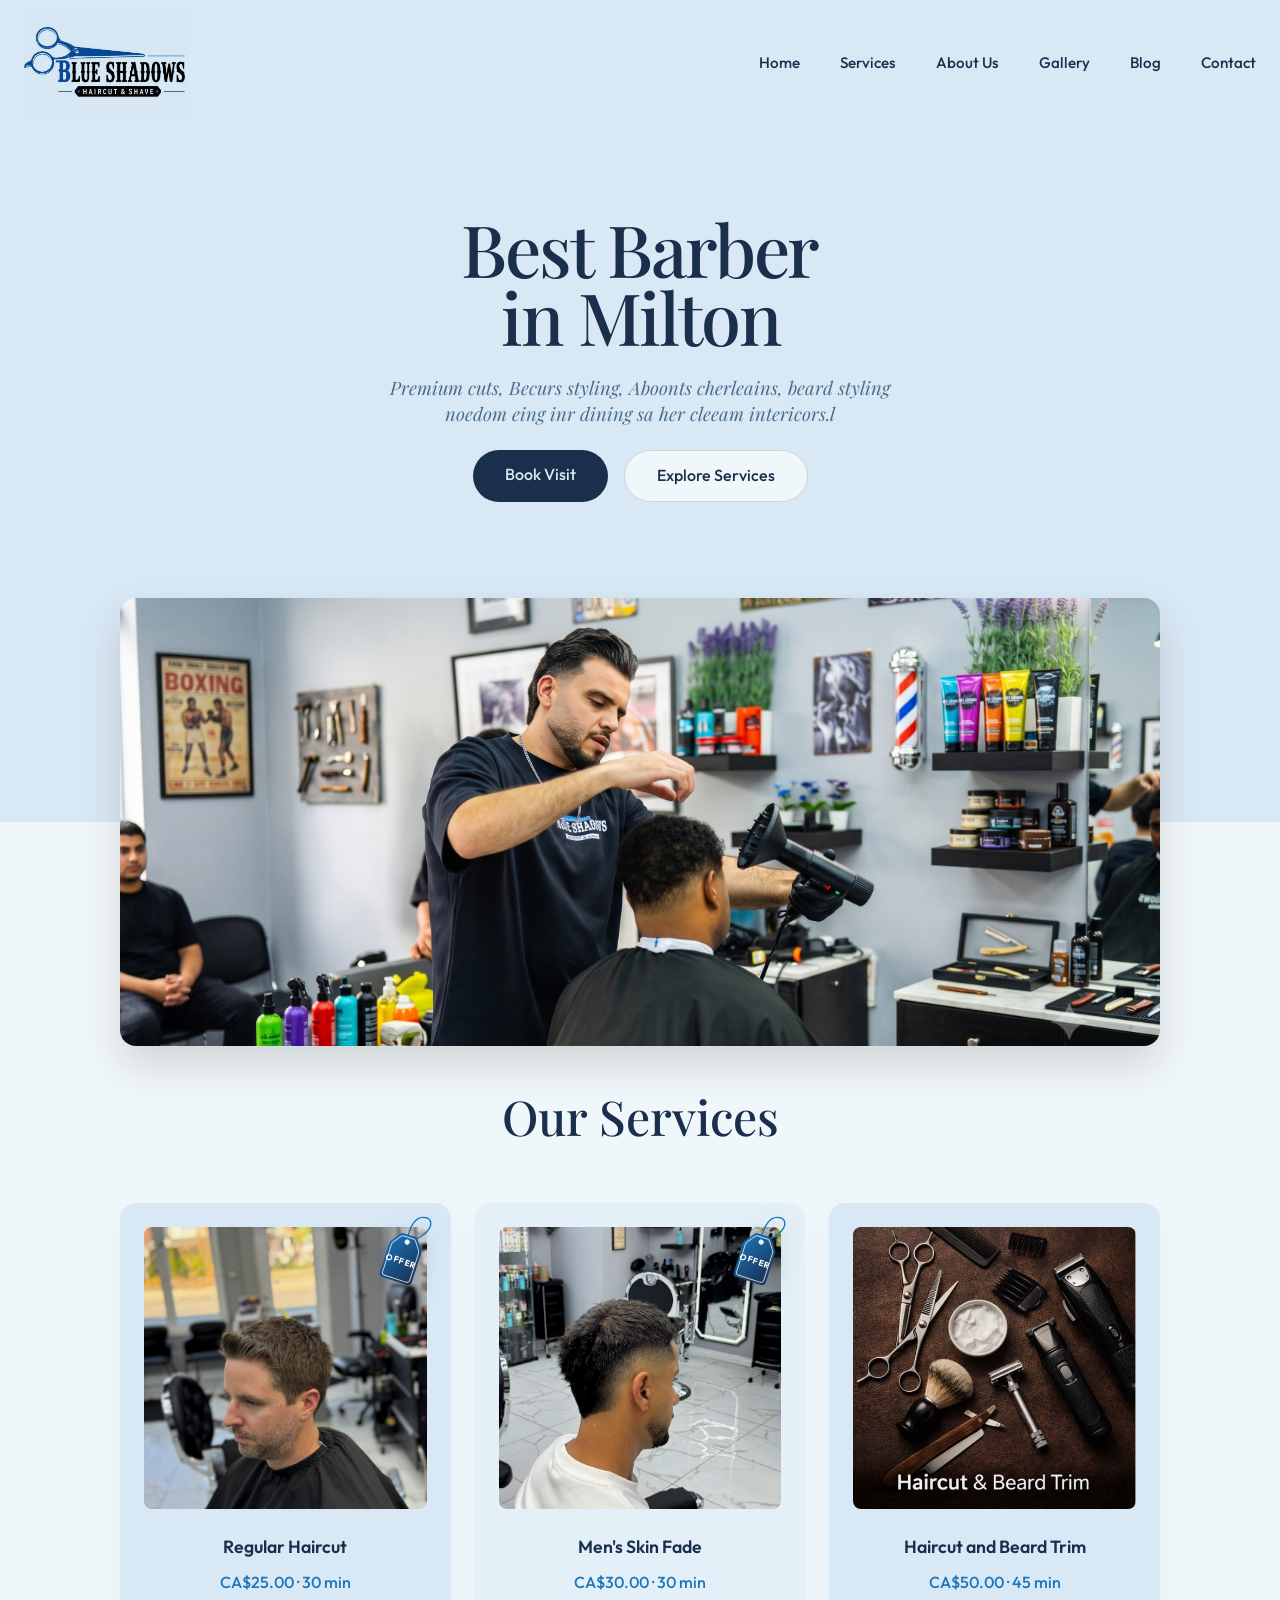
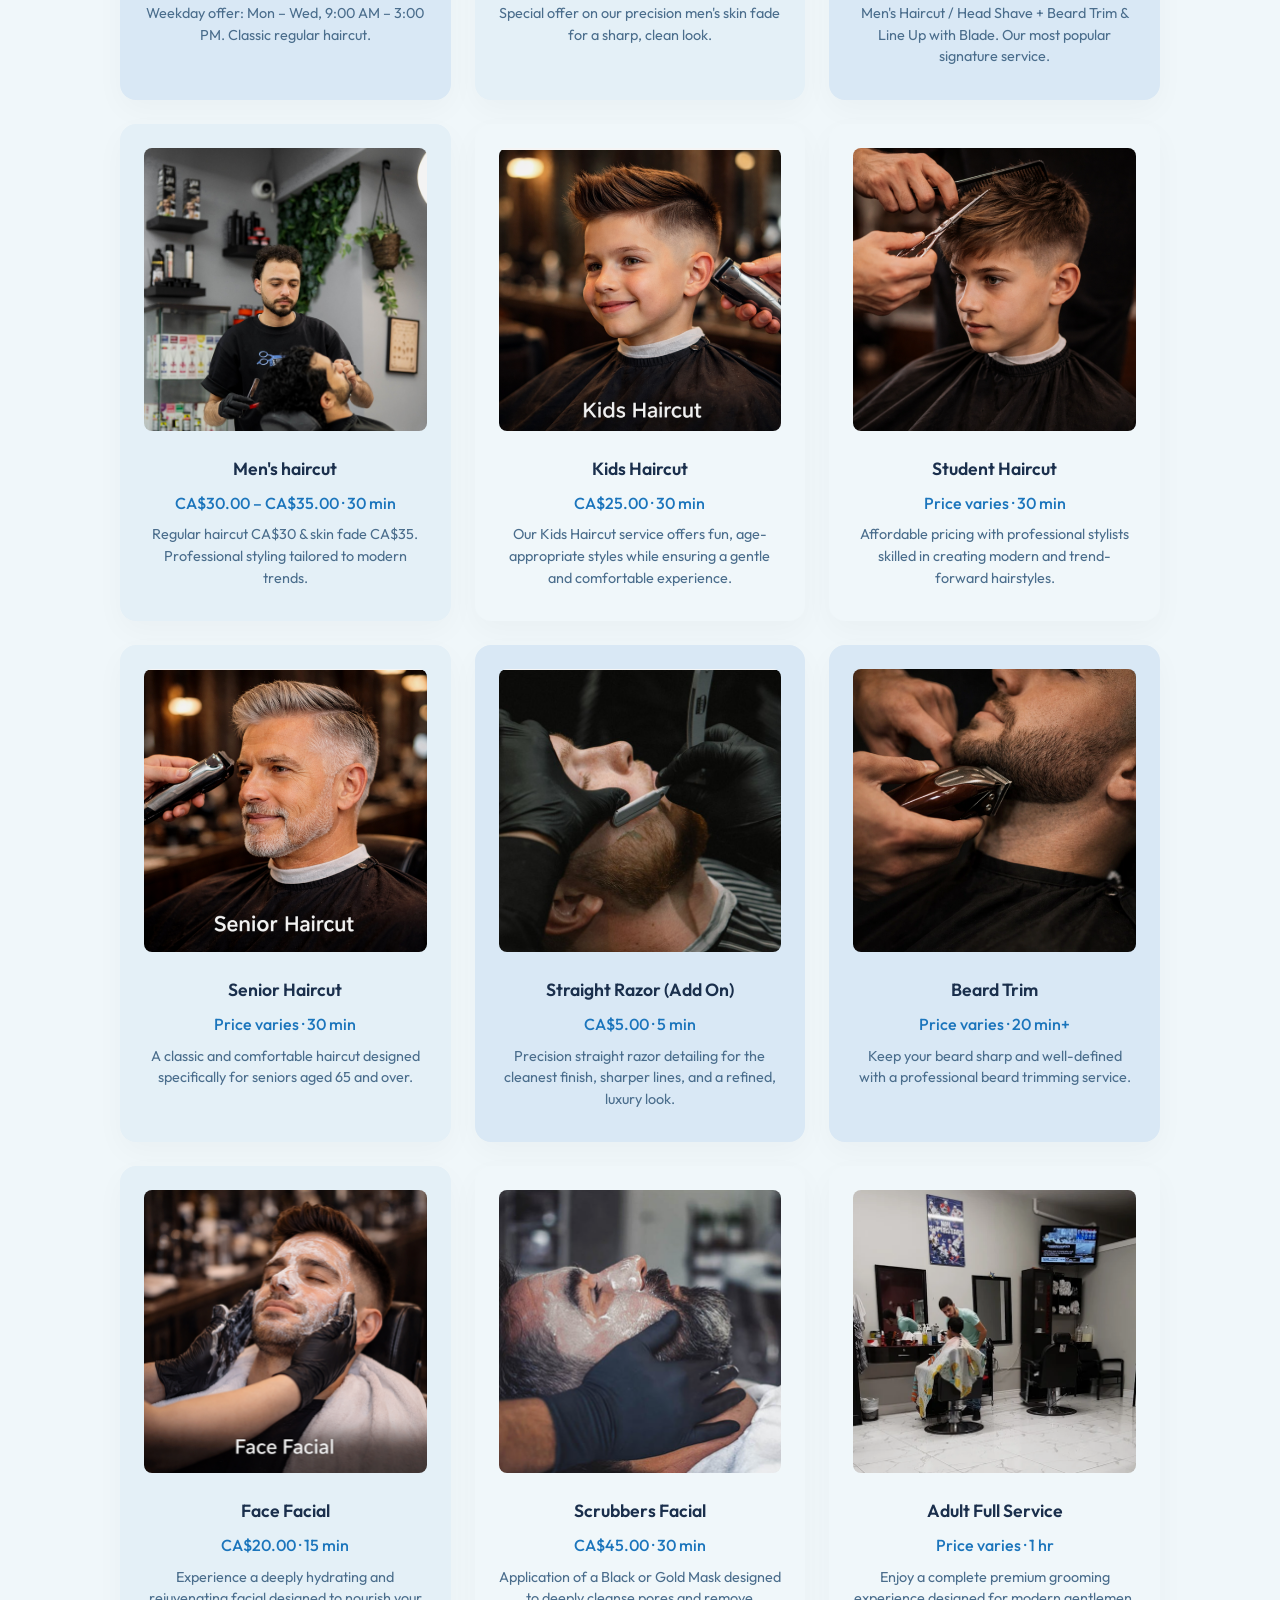
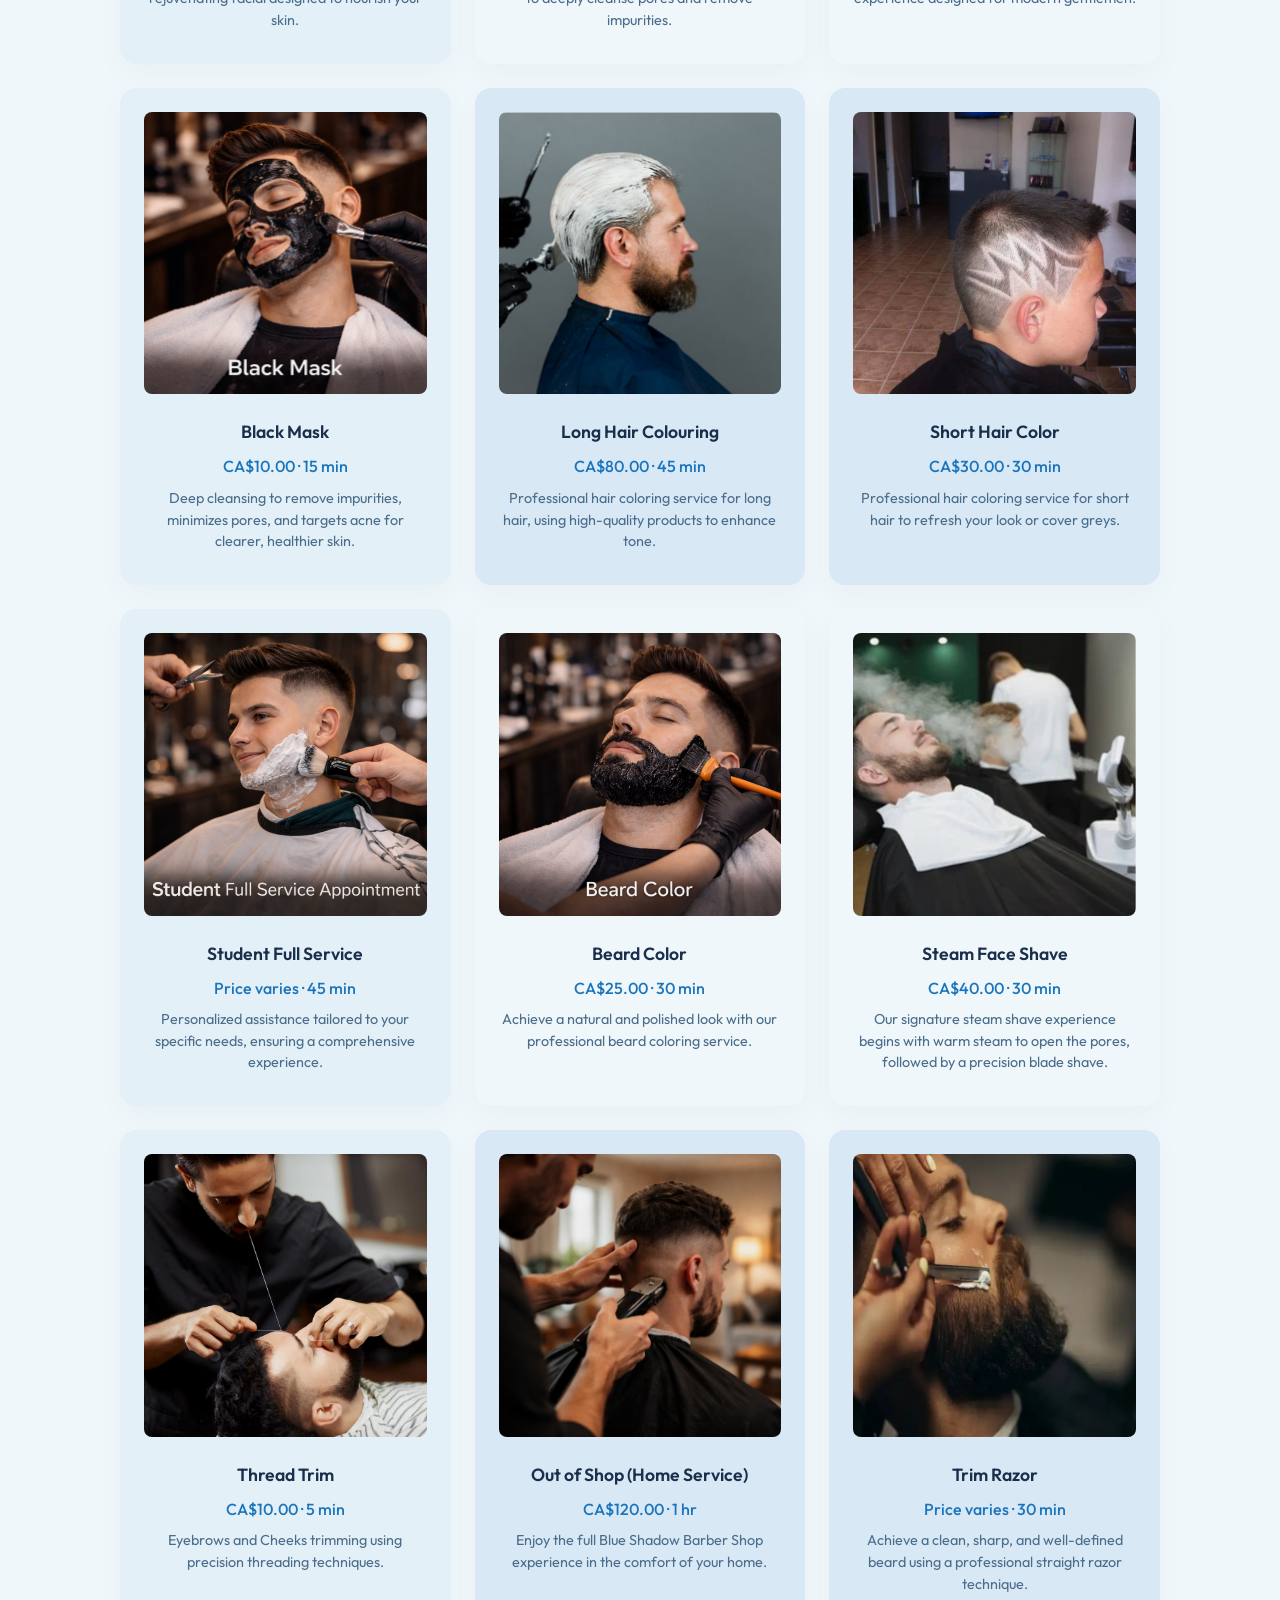
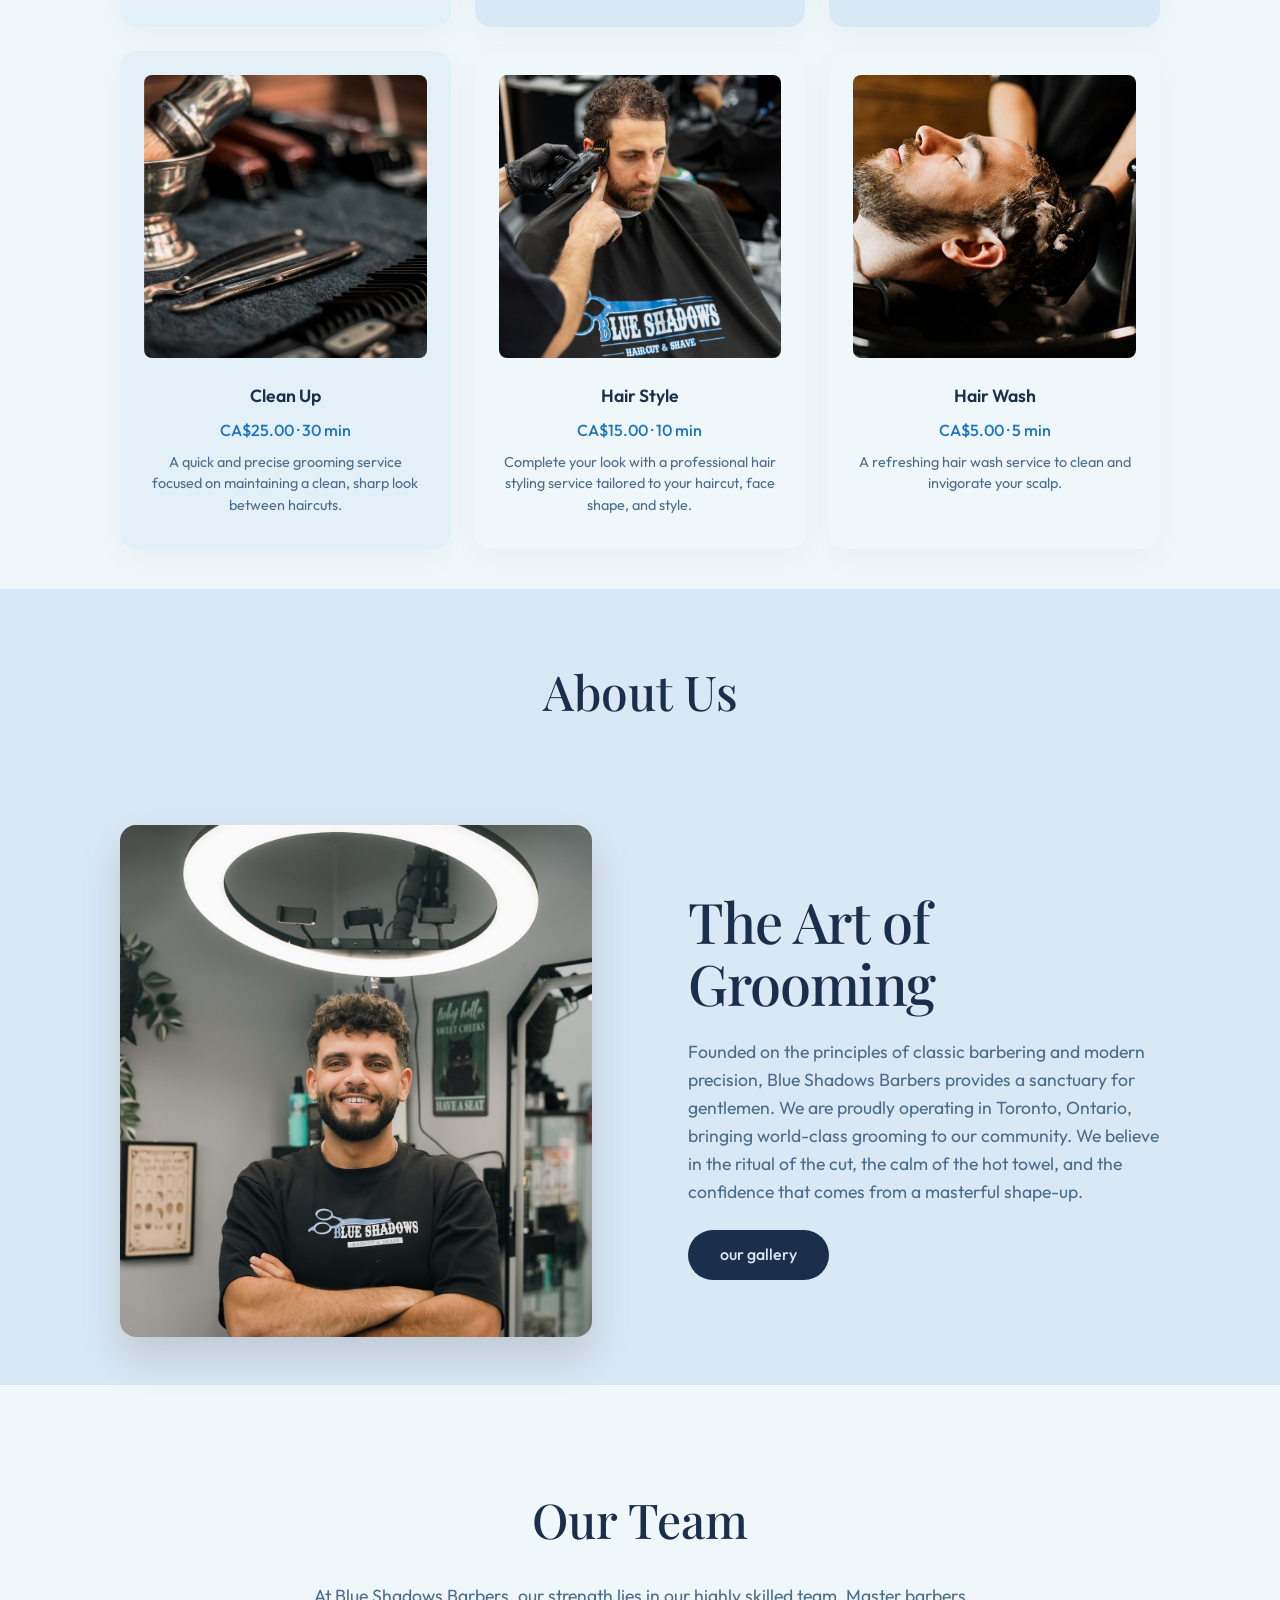
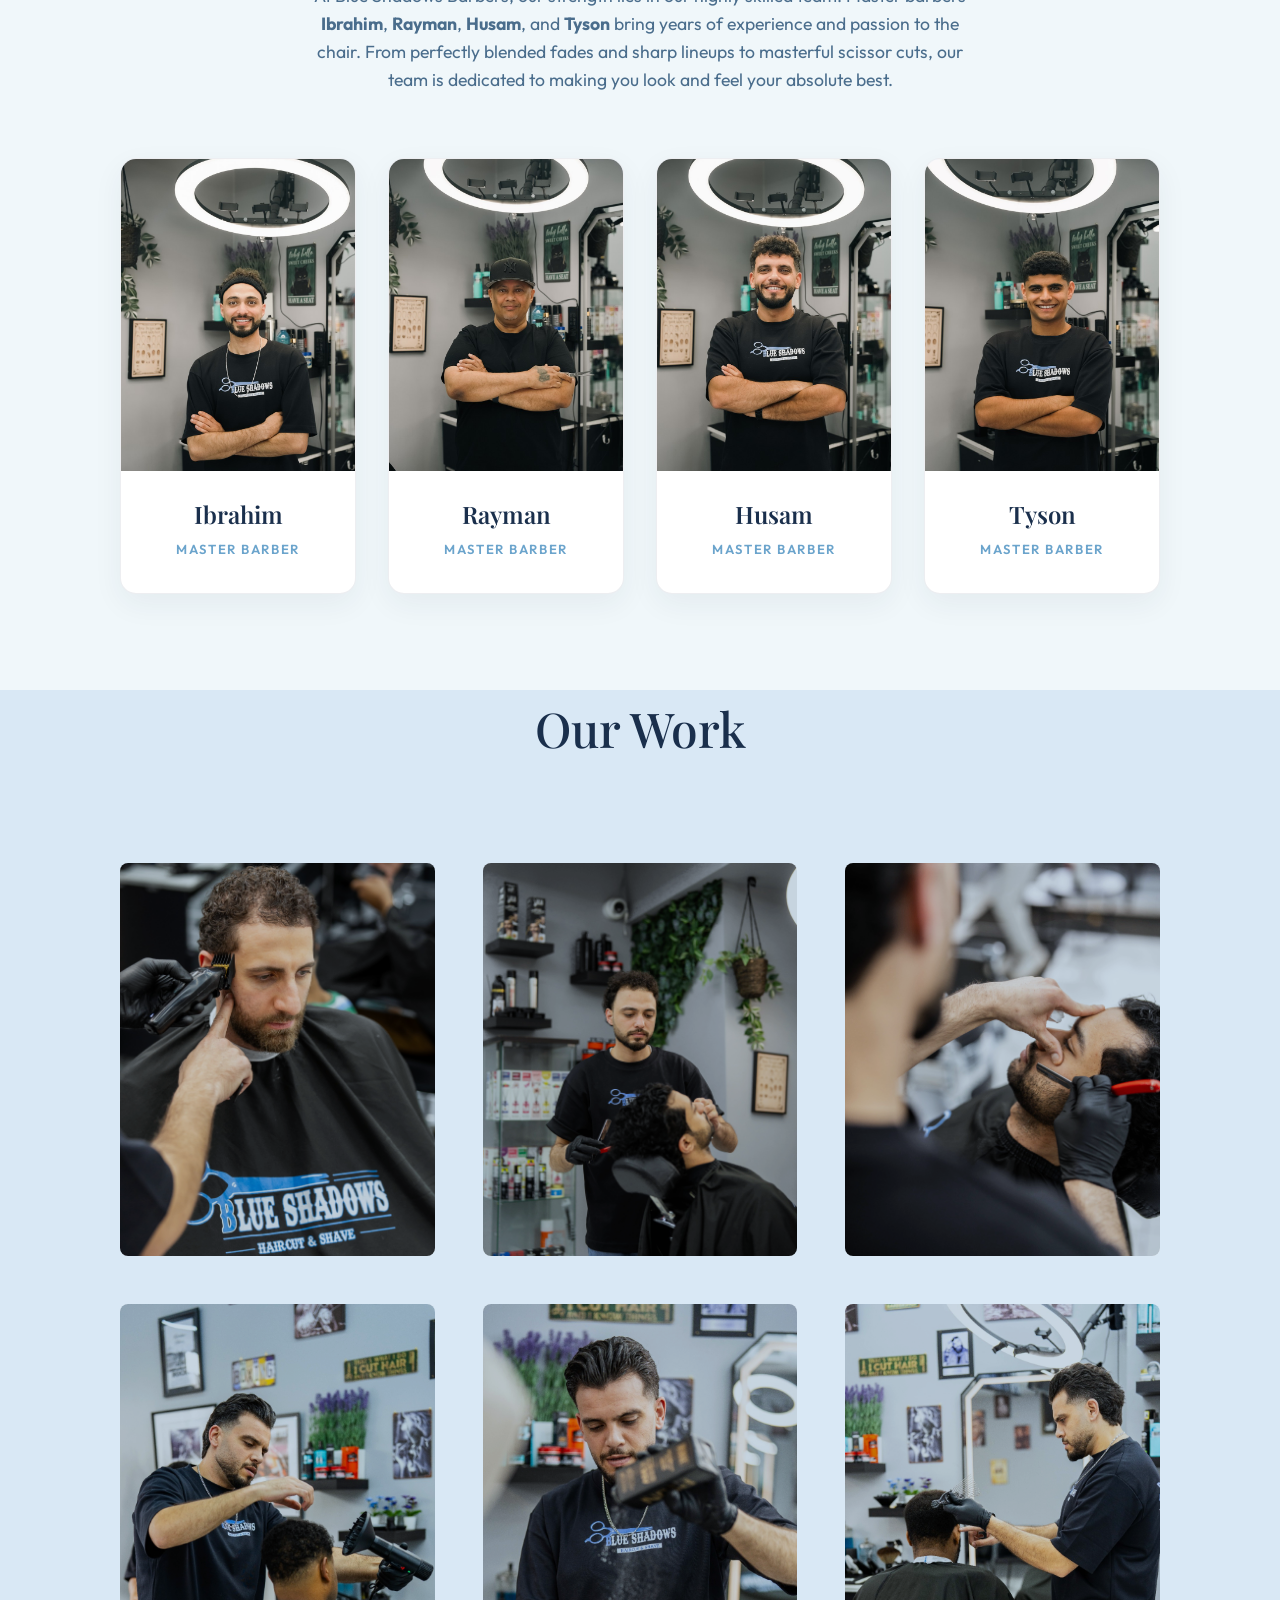
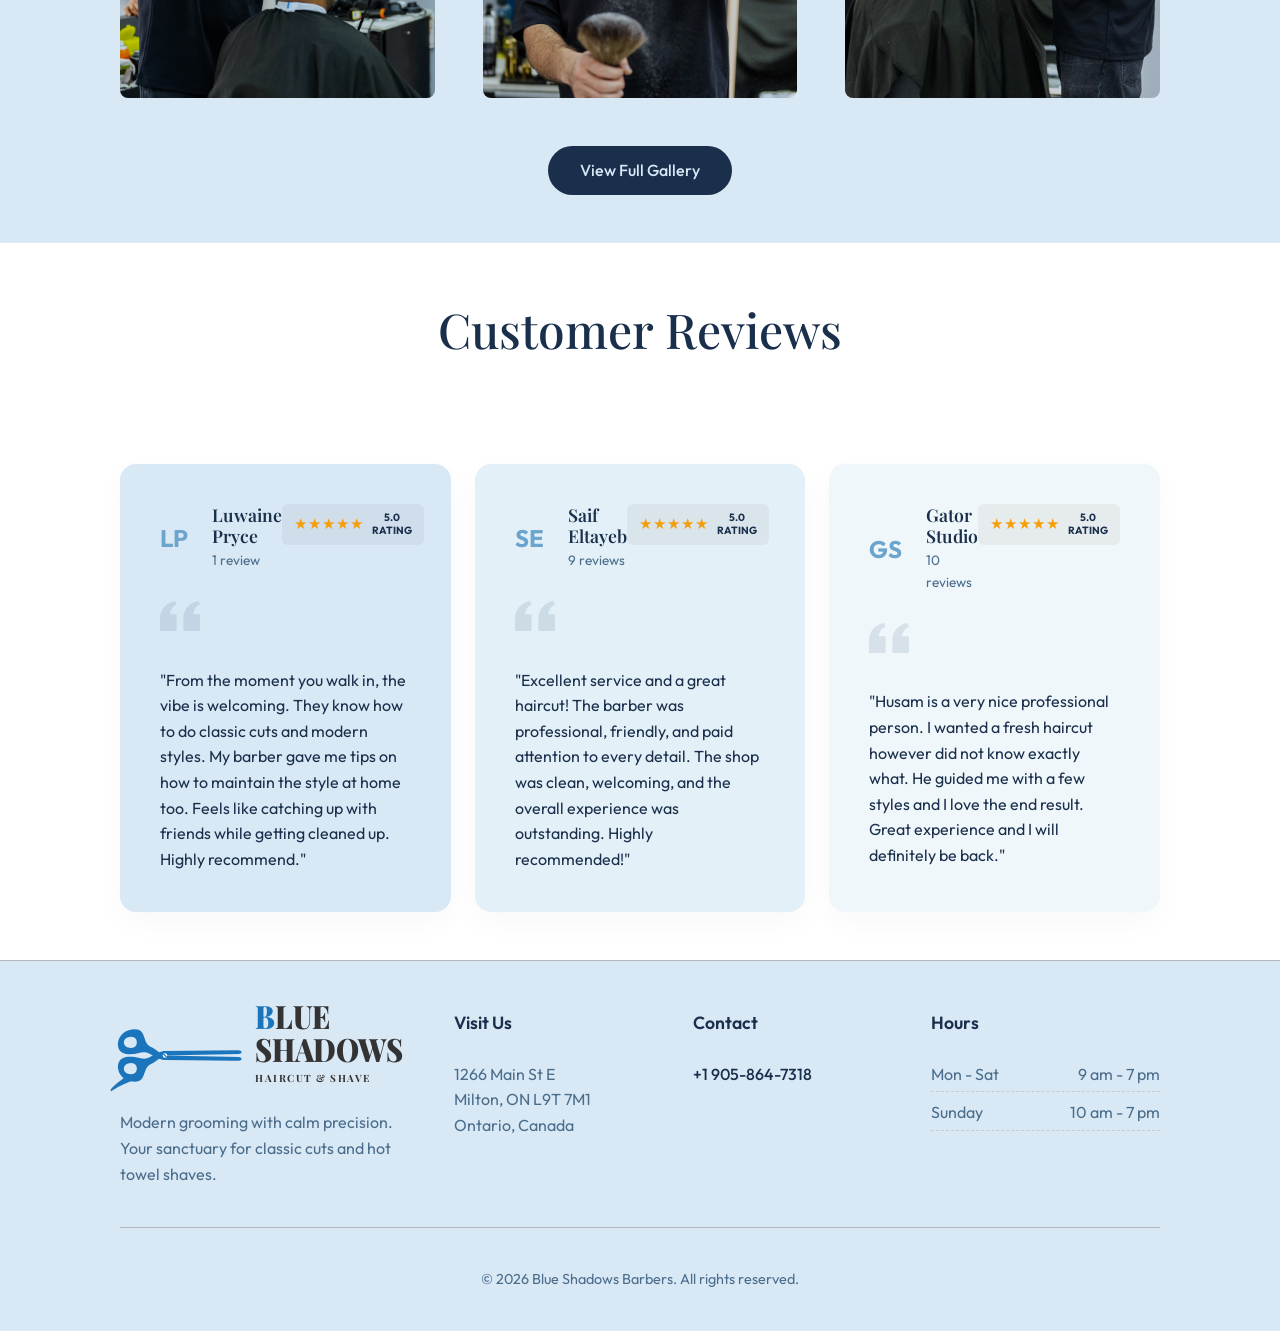
<file: index.html>
<!DOCTYPE html>
<html lang="en">
<head>
  <meta charset="UTF-8">
  <meta name="viewport" content="width=device-width, initial-scale=1.0">
  <meta name="description" content="Blue Shadows Barbers offers premium haircuts, beard styling, and modern grooming with calm precision. Book your visit today for a top-tier barbershop experience.">
  <meta name="keywords" content="barbershop, hair salon, men's grooming, haircut, beard styling, modern fade, Blue Shadows Barbers">
  <title>Blue Shadows Barbers</title>
  <link rel="preconnect" href="https://fonts.googleapis.com">
  <link rel="preconnect" href="https://fonts.gstatic.com" crossorigin>
  <link href="https://fonts.googleapis.com/css2?family=Outfit:wght@300;400;500;600&family=Playfair+Display:ital,wght@0,400;0,500;0,600;1,400;1,500&display=swap" rel="stylesheet">
  <link rel="stylesheet" href="style.css?v=14">

<!-- Google tag (gtag.js) -->
<script async src="https://www.googletagmanager.com/gtag/js?id=AW-17551570187"></script>
<script async src="https://www.googletagmanager.com/gtag/js?id=AW-18423073306"></script>
<script>
  window.dataLayer = window.dataLayer || [];
  function gtag(){dataLayer.push(arguments);}
  gtag('js', new Date());

  gtag('config', 'AW-17551570187');
  gtag('config', 'AW-18423073306');

  function gtag_report_conversion(url) {
    var callback = function () {
      if (typeof(url) != 'undefined') {
        window.open(url, '_blank');
      }
    };
    gtag('event', 'conversion', {
        'send_to': 'AW-17551570187/qe3NCIyTnPqCEIvqnrFB',
        'value': 1.0,
        'currency': 'CAD',
        'event_callback': callback
    });
    return false;
  }

  // Automatic listener to track any Call or Booking click
  document.addEventListener('DOMContentLoaded', function() {
    document.querySelectorAll('a[href^="tel:"], a[href*="squareup.com"]').forEach(function(el) {
      el.addEventListener('click', function() {
        gtag('event', 'conversion', {
          'send_to': 'AW-17551570187/qe3NCIyTnPqCEIvqnrFB',
          'value': 1.0,
          'currency': 'CAD'
        });
      });
    });
  });
</script>

  <!-- Favicon -->
  <link rel="icon" type="image/svg+xml" href="favicon.svg">
  <link rel="icon" type="image/x-icon" href="favicon.ico">
  <link rel="icon" type="image/png" sizes="32x32" href="favicon-32x32.png">
  <link rel="icon" type="image/png" sizes="16x16" href="favicon-16x16.png">
  <link rel="apple-touch-icon" sizes="180x180" href="apple-touch-icon.png">
  <link rel="manifest" href="site.webmanifest">
</head>
<body>
  
  <!-- HERO SECTION (Sand Background) -->
  <header class="section-hero">
    <nav class="navbar">
      <a href="index.html" class="brand-logo">
        <img src="logo-processed.png" alt="Blue Shadows Logo" class="custom-logo-img">
      </a>
      <div class="nav-links" id="navLinks">
        <a href="index.html">Home</a>
        <a href="#services">Services</a>
        <a href="#about">About Us</a>
        <a href="gallery.html">Gallery</a>
        <a href="blog.html">Blog</a>
        <a href="#contact">Contact</a>
      </div>
      <button class="menu-toggle" id="mobileMenuBtn" aria-label="Toggle navigation">
        <svg viewBox="0 0 24 24" fill="none" stroke="currentColor" stroke-width="2" stroke-linecap="round" stroke-linejoin="round">
          <line x1="3" y1="12" x2="21" y2="12"></line>
          <line x1="3" y1="6" x2="21" y2="6"></line>
          <line x1="3" y1="18" x2="21" y2="18"></line>
        </svg>
      </button>
    </nav>
    <div class="hero-content">
      <h1 class="hero-title">
        <span class="animate-flip-in-left" style="animation-delay: 0.1s;">Best Barber</span><br>
        <span class="animate-flip-in-right" style="animation-delay: 0.1s;">in Milton</span>
      </h1>
      <p class="hero-subtitle animate-fade-in-up" style="animation-delay: 0.3s;">Premium cuts, Becurs styling, Aboonts cherleains, beard styling<br>noedom eing inr dining sa her cleeam intericors.l</p>
      <div class="hero-buttons animate-fade-in-up" style="animation-delay: 0.5s;">
        <a href="https://book.squareup.com/appointments/d34rhdcazwo38t/location/L2K4HDPJ9GD77" class="btn btn-primary" target="_blank" onclick="gtag('event', 'conversion', {'send_to': 'AW-17551570187/qe3NCIyTnPqCEIvqnrFB', 'value': 1.0, 'currency': 'CAD'});" rel="noopener noreferrer">Book Visit</a>
        <a href="#services" class="btn btn-secondary">Explore Services</a>
      </div>
    </div>
    
    <!-- Hero Image overlapping the sections -->
    <div class="hero-image-container">
      <img src="hero-new.png" alt="Barbershop Interior" class="hero-image" />
    </div>
  </header>

  <!-- SERVICES SECTION (Cream Background) -->
  <section id="services" class="section-services">
    <div class="services-content">
      <h2 class="services-title reveal-flip-scroll">Our Services</h2>
      <div class="cards-grid">
        <div class="card card-dark card-offer">
          <svg class="card-offer-tag" viewBox="0 0 110 120" xmlns="http://www.w3.org/2000/svg" role="img" aria-label="Special Offer">
            <defs>
              <linearGradient id="offerTagGrad1" x1="0%" y1="0%" x2="100%" y2="100%">
                <stop offset="0%" stop-color="#1B75BC" />
                <stop offset="100%" stop-color="#1A2F4C" />
              </linearGradient>
            </defs>
            <path d="M 59.7 46.2 C 62 24, 72 6, 88 10 C 102 14, 96 36, 59.7 46.2" fill="none" stroke="#1B75BC" stroke-width="2" stroke-linecap="round" />
            <g transform="translate(52, 70) rotate(18)">
              <path d="M -9 -36 L 9 -36 Q 12 -36 14 -33 L 22 -22 Q 25 -19 25 -15 L 25 29 Q 25 36 18 36 L -18 36 Q -25 36 -25 29 L -25 -15 Q -25 -19 -22 -22 L -14 -33 Q -12 -36 -9 -36 Z" fill="url(#offerTagGrad1)" />
              <path d="M -7.5 -32.2 L 7.5 -32.2 Q 10 -32.2 11.8 -29.8 L 19 -19.8 Q 21.2 -17 21.2 -14 L 21.2 27.5 Q 21.2 32.2 16.5 32.2 L -16.5 32.2 Q -21.2 32.2 -21.2 27.5 L -21.2 -14 Q -21.2 -17 -19 -19.8 L -11.8 -29.8 Q -10 -32.2 -7.5 -32.2 Z" fill="none" stroke="#D9E8F5" stroke-width="1.4" opacity="0.9" />
              <circle cx="0" cy="-25" r="3.4" fill="#F0F7FA" stroke="#D9E8F5" stroke-width="1.2" />
              <text x="0" y="9" text-anchor="middle" fill="#FFFFFF" font-family="Outfit, sans-serif" font-size="12.5" font-weight="700" letter-spacing="1.2">OFFER</text>
            </g>
          </svg>
          <img src="gallery images/regular-haircut.jpg" alt="Regular Haircut Special Offer" class="card-img" style="object-position: center 35%;" />
          <div class="card-body">
            <h3 class="card-title">Regular Haircut</h3>
            <div class="card-price">CA$25.00 &middot; 30 min</div>
            <p class="card-desc">Weekday offer: Mon &ndash; Wed, 9:00 AM &ndash; 3:00 PM. Classic regular haircut.</p>
          </div>
        </div>
        <div class="card card-medium card-offer">
          <svg class="card-offer-tag" viewBox="0 0 110 120" xmlns="http://www.w3.org/2000/svg" role="img" aria-label="Special Offer">
            <defs>
              <linearGradient id="offerTagGrad2" x1="0%" y1="0%" x2="100%" y2="100%">
                <stop offset="0%" stop-color="#1B75BC" />
                <stop offset="100%" stop-color="#1A2F4C" />
              </linearGradient>
            </defs>
            <path d="M 59.7 46.2 C 62 24, 72 6, 88 10 C 102 14, 96 36, 59.7 46.2" fill="none" stroke="#1B75BC" stroke-width="2" stroke-linecap="round" />
            <g transform="translate(52, 70) rotate(18)">
              <path d="M -9 -36 L 9 -36 Q 12 -36 14 -33 L 22 -22 Q 25 -19 25 -15 L 25 29 Q 25 36 18 36 L -18 36 Q -25 36 -25 29 L -25 -15 Q -25 -19 -22 -22 L -14 -33 Q -12 -36 -9 -36 Z" fill="url(#offerTagGrad2)" />
              <path d="M -7.5 -32.2 L 7.5 -32.2 Q 10 -32.2 11.8 -29.8 L 19 -19.8 Q 21.2 -17 21.2 -14 L 21.2 27.5 Q 21.2 32.2 16.5 32.2 L -16.5 32.2 Q -21.2 32.2 -21.2 27.5 L -21.2 -14 Q -21.2 -17 -19 -19.8 L -11.8 -29.8 Q -10 -32.2 -7.5 -32.2 Z" fill="none" stroke="#D9E8F5" stroke-width="1.4" opacity="0.9" />
              <circle cx="0" cy="-25" r="3.4" fill="#F0F7FA" stroke="#D9E8F5" stroke-width="1.2" />
              <text x="0" y="9" text-anchor="middle" fill="#FFFFFF" font-family="Outfit, sans-serif" font-size="12.5" font-weight="700" letter-spacing="1.2">OFFER</text>
            </g>
          </svg>
          <img src="gallery images/unnamed (5).webp" alt="Men's Skin Fade Special Offer" class="card-img" />
          <div class="card-body">
            <h3 class="card-title">Men's Skin Fade</h3>
            <div class="card-price">CA$30.00 &middot; 30 min</div>
            <p class="card-desc">Special offer on our precision men's skin fade for a sharp, clean look.</p>
          </div>
        </div>
        <div class="card card-dark">
          <img src="gallery images/haircut-beard.png" alt="Haircut and Beard Trim & lineup with blade" class="card-img" />
          <div class="card-body">
            <h3 class="card-title">Haircut and Beard Trim</h3>
            <div class="card-price">CA$50.00 &middot; 45 min</div>
            <p class="card-desc">Men's Haircut / Head Shave + Beard Trim & Line Up with Blade. Our most popular signature service.</p>
          </div>
        </div>
        <div class="card card-medium">
          <img src="gallery images/new_2.jpeg" alt="Men's haircut" class="card-img" />
          <div class="card-body">
            <h3 class="card-title">Men's haircut</h3>
            <div class="card-price">CA$30.00 &ndash; CA$35.00 &middot; 30 min</div>
            <p class="card-desc">Regular haircut CA$30 &amp; skin fade CA$35. Professional styling tailored to modern trends.</p>
          </div>
        </div>
        <div class="card card-light">
          <img src="gallery images/kids-haircut.png" alt="Kids Haircut" class="card-img" />
          <div class="card-body">
            <h3 class="card-title">Kids Haircut</h3>
            <div class="card-price">CA$25.00 &middot; 30 min</div>
            <p class="card-desc">Our Kids Haircut service offers fun, age-appropriate styles while ensuring a gentle and comfortable experience.</p>
          </div>
        </div>
        <div class="card card-light">
          <img src="gallery images/student-haircut.png" alt="Student Haircut" class="card-img" />
          <div class="card-body">
            <h3 class="card-title">Student Haircut</h3>
            <div class="card-price">Price varies &middot; 30 min</div>
            <p class="card-desc">Affordable pricing with professional stylists skilled in creating modern and trend-forward hairstyles.</p>
          </div>
        </div>
        <div class="card card-medium">
          <img src="gallery images/senior-haircut.png" alt="Senior Haircut" class="card-img" />
          <div class="card-body">
            <h3 class="card-title">Senior Haircut</h3>
            <div class="card-price">Price varies &middot; 30 min</div>
            <p class="card-desc">A classic and comfortable haircut designed specifically for seniors aged 65 and over.</p>
          </div>
        </div>
        <div class="card card-dark">
          <img src="gallery images/straight-razor.png" alt="Straight Razor (Add On)" class="card-img" />
          <div class="card-body">
            <h3 class="card-title">Straight Razor (Add On)</h3>
            <div class="card-price">CA$5.00 &middot; 5 min</div>
            <p class="card-desc">Precision straight razor detailing for the cleanest finish, sharper lines, and a refined, luxury look.</p>
          </div>
        </div>
        <div class="card card-dark">
          <img src="gallery images/beard-trim.png" alt="Beard Trim" class="card-img" />
          <div class="card-body">
            <h3 class="card-title">Beard Trim</h3>
            <div class="card-price">Price varies &middot; 20 min+</div>
            <p class="card-desc">Keep your beard sharp and well-defined with a professional beard trimming service.</p>
          </div>
        </div>
        <div class="card card-medium">
          <img src="gallery images/face-facial.png" alt="Face Facial" class="card-img" />
          <div class="card-body">
            <h3 class="card-title">Face Facial</h3>
            <div class="card-price">CA$20.00 &middot; 15 min</div>
            <p class="card-desc">Experience a deeply hydrating and rejuvenating facial designed to nourish your skin.</p>
          </div>
        </div>
        <div class="card card-light">
          <img src="gallery images/scrubbers-facial.png" alt="Scrubbers Facial" class="card-img" />
          <div class="card-body">
            <h3 class="card-title">Scrubbers Facial</h3>
            <div class="card-price">CA$45.00 &middot; 30 min</div>
            <p class="card-desc">Application of a Black or Gold Mask designed to deeply cleanse pores and remove impurities.</p>
          </div>
        </div>
        <div class="card card-light">
          <img src="gallery images/unnamed (4).webp" alt="Adult Full Service" class="card-img" />
          <div class="card-body">
            <h3 class="card-title">Adult Full Service</h3>
            <div class="card-price">Price varies &middot; 1 hr</div>
            <p class="card-desc">Enjoy a complete premium grooming experience designed for modern gentlemen.</p>
          </div>
        </div>
        <div class="card card-medium">
          <img src="gallery images/black-mask.png" alt="Black Mask" class="card-img" />
          <div class="card-body">
            <h3 class="card-title">Black Mask</h3>
            <div class="card-price">CA$10.00 &middot; 15 min</div>
            <p class="card-desc">Deep cleansing to remove impurities, minimizes pores, and targets acne for clearer, healthier skin.</p>
          </div>
        </div>
        <div class="card card-dark">
          <img src="gallery images/long-hair-coloring.png" alt="Long Hair Colouring" class="card-img" />
          <div class="card-body">
            <h3 class="card-title">Long Hair Colouring</h3>
            <div class="card-price">CA$80.00 &middot; 45 min</div>
            <p class="card-desc">Professional hair coloring service for long hair, using high-quality products to enhance tone.</p>
          </div>
        </div>
        <div class="card card-dark">
          <img src="gallery images/unnamed (8).webp" alt="Short Hair Color" class="card-img" />
          <div class="card-body">
            <h3 class="card-title">Short Hair Color</h3>
            <div class="card-price">CA$30.00 &middot; 30 min</div>
            <p class="card-desc">Professional hair coloring service for short hair to refresh your look or cover greys.</p>
          </div>
        </div>
        <div class="card card-medium">
          <img src="gallery images/student-full-service.png" alt="Student Full Service" class="card-img" />
          <div class="card-body">
            <h3 class="card-title">Student Full Service</h3>
            <div class="card-price">Price varies &middot; 45 min</div>
            <p class="card-desc">Personalized assistance tailored to your specific needs, ensuring a comprehensive experience.</p>
          </div>
        </div>
        <div class="card card-light">
          <img src="gallery images/beard-color.png" alt="Beard Color" class="card-img" />
          <div class="card-body">
            <h3 class="card-title">Beard Color</h3>
            <div class="card-price">CA$25.00 &middot; 30 min</div>
            <p class="card-desc">Achieve a natural and polished look with our professional beard coloring service.</p>
          </div>
        </div>
        <div class="card card-light">
          <img src="gallery images/steam-face-shave.png" alt="Steam Face Shave" class="card-img" />
          <div class="card-body">
            <h3 class="card-title">Steam Face Shave</h3>
            <div class="card-price">CA$40.00 &middot; 30 min</div>
            <p class="card-desc">Our signature steam shave experience begins with warm steam to open the pores, followed by a precision blade shave.</p>
          </div>
        </div>
        <div class="card card-medium">
          <img src="gallery images/thread-trim.png" alt="Thread Trim" class="card-img" />
          <div class="card-body">
            <h3 class="card-title">Thread Trim</h3>
            <div class="card-price">CA$10.00 &middot; 5 min</div>
            <p class="card-desc">Eyebrows and Cheeks trimming using precision threading techniques.</p>
          </div>
        </div>
        <div class="card card-dark">
          <img src="gallery images/out-of-shop.png" alt="Out of Shop" class="card-img" />
          <div class="card-body">
            <h3 class="card-title">Out of Shop (Home Service)</h3>
            <div class="card-price">CA$120.00 &middot; 1 hr</div>
            <p class="card-desc">Enjoy the full Blue Shadow Barber Shop experience in the comfort of your home.</p>
          </div>
        </div>
        <div class="card card-dark">
          <img src="gallery images/trim-razor.png" alt="Trim Razor" class="card-img" />
          <div class="card-body">
            <h3 class="card-title">Trim Razor</h3>
            <div class="card-price">Price varies &middot; 30 min</div>
            <p class="card-desc">Achieve a clean, sharp, and well-defined beard using a professional straight razor technique.</p>
          </div>
        </div>
        <div class="card card-medium">
          <img src="gallery images/clean-up.png" alt="Clean Up" class="card-img" />
          <div class="card-body">
            <h3 class="card-title">Clean Up</h3>
            <div class="card-price">CA$25.00 &middot; 30 min</div>
            <p class="card-desc">A quick and precise grooming service focused on maintaining a clean, sharp look between haircuts.</p>
          </div>
        </div>
        <div class="card card-light">
          <img src="gallery images/new_1.jpeg" alt="Hair Style" class="card-img" />
          <div class="card-body">
            <h3 class="card-title">Hair Style</h3>
            <div class="card-price">CA$15.00 &middot; 10 min</div>
            <p class="card-desc">Complete your look with a professional hair styling service tailored to your haircut, face shape, and style.</p>
          </div>
        </div>
        <div class="card card-light">
          <img src="gallery images/hair-wash.png" alt="Hair Wash" class="card-img" />
          <div class="card-body">
            <h3 class="card-title">Hair Wash</h3>
            <div class="card-price">CA$5.00 &middot; 5 min</div>
            <p class="card-desc">A refreshing hair wash service to clean and invigorate your scalp.</p>
          </div>
        </div>
      </div>
    </div>
  </section>

  <!-- ABOUT US SECTION -->
  <section id="about" class="section-about">
    <h2 class="services-title reveal-heading" style="margin-bottom: var(--space-4xl);">About Us</h2>
    <div class="about-container">
      <div class="about-image-wrapper">
        <img src="gallery images/about-husam.jpg" alt="The Art of Grooming - Blue Shadows" class="about-image" />
      </div>
      <div class="about-text">
        <h2 class="section-title reveal-from-left">The Art of Grooming</h2>
        <p class="about-description">
          Founded on the principles of classic barbering and modern precision, Blue Shadows Barbers provides a sanctuary for gentlemen. We are proudly operating in Toronto, Ontario, bringing world-class grooming to our community. We believe in the ritual of the cut, the calm of the hot towel, and the confidence that comes from a masterful shape-up.
        </p>
        <a href="gallery.html" class="btn btn-primary">our gallery</a>
      </div>
    </div>
  </section>

  <!-- OUR TEAM SECTION -->
  <section id="team" class="section-team">
    <div class="team-container">
      <div class="team-intro">
        <h2 class="services-title reveal-flip-scroll" style="text-align: center; margin-bottom: var(--space-md);">Our Team</h2>
        <p class="about-description" style="text-align: center; max-width: 680px; margin: 0 auto; font-size: 1.1rem; color: var(--color-text-secondary); line-height: 1.6;">
          At Blue Shadows Barbers, our strength lies in our highly skilled team. Master barbers <strong>Ibrahim</strong>, <strong>Rayman</strong>, <strong>Husam</strong>, and <strong>Tyson</strong> bring years of experience and passion to the chair. From perfectly blended fades and sharp lineups to masterful scissor cuts, our team is dedicated to making you look and feel your absolute best.
        </p>
      </div>
      <div class="team-grid">
        <div class="team-card">
          <div class="team-img-wrapper">
            <img src="gallery images/team-ibrahim.jpg" alt="Ibrahim - Blue Shadows Barbers" class="team-img" />
          </div>
          <div class="team-info">
            <h3 class="team-name">Ibrahim</h3>
            <span class="team-role">Master Barber</span>
          </div>
        </div>

        <div class="team-card">
          <div class="team-img-wrapper">
            <img src="gallery images/team-rayman.jpg" alt="Rayman - Blue Shadows Barbers" class="team-img" />
          </div>
          <div class="team-info">
            <h3 class="team-name">Rayman</h3>
            <span class="team-role">Master Barber</span>
          </div>
        </div>

        <div class="team-card">
          <div class="team-img-wrapper">
            <img src="gallery images/team-husam.jpg" alt="Husam - Blue Shadows Barbers" class="team-img" />
          </div>
          <div class="team-info">
            <h3 class="team-name">Husam</h3>
            <span class="team-role">Master Barber</span>
          </div>
        </div>

        <div class="team-card">
          <div class="team-img-wrapper">
            <img src="gallery images/team-tyson.jpg" alt="Tyson - Blue Shadows Barbers" class="team-img" />
          </div>
          <div class="team-info">
            <h3 class="team-name">Tyson</h3>
            <span class="team-role">Master Barber</span>
          </div>
        </div>
      </div>
    </div>
  </section>

  <!-- HOME GALLERY SECTION -->
  <section id="gallery" class="section-reviews" style="background-color: var(--color-bg-primary); padding: 0 var(--space-md) var(--space-2xl);">
    <div style="max-width: 1040px; margin: 0 auto; width: 100%;">
      <h2 class="services-title reveal-heading" style="text-align: center; margin-bottom: var(--space-4xl);">Our Work</h2>
      <div class="gallery-grid">
        <div class="gallery-item"><div class="gallery-img-wrapper" style="overflow:hidden; border-radius:8px;"><img src="gallery images/new_1.jpeg" alt="Gallery Image 1" class="gallery-img" style="width:100%; height:100%; object-fit:cover; object-position:top;"></div></div>
        <div class="gallery-item"><div class="gallery-img-wrapper" style="overflow:hidden; border-radius:8px;"><img src="gallery images/new_2.jpeg" alt="Gallery Image 2" class="gallery-img" style="width:100%; height:100%; object-fit:cover; object-position:top;"></div></div>
        <div class="gallery-item"><div class="gallery-img-wrapper" style="overflow:hidden; border-radius:8px;"><img src="gallery images/new_3.jpeg" alt="Gallery Image 3" class="gallery-img" style="width:100%; height:100%; object-fit:cover; object-position:top;"></div></div>
        <div class="gallery-item"><div class="gallery-img-wrapper" style="overflow:hidden; border-radius:8px;"><img src="gallery images/new_4.jpeg" alt="Gallery Image 4" class="gallery-img" style="width:100%; height:100%; object-fit:cover; object-position:top;"></div></div>
        <div class="gallery-item"><div class="gallery-img-wrapper" style="overflow:hidden; border-radius:8px;"><img src="gallery images/new_5.jpeg" alt="Gallery Image 5" class="gallery-img" style="width:100%; height:100%; object-fit:cover; object-position:top;"></div></div>
        <div class="gallery-item"><div class="gallery-img-wrapper" style="overflow:hidden; border-radius:8px;"><img src="gallery images/new_6.jpeg" alt="Gallery Image 6" class="gallery-img" style="width:100%; height:100%; object-fit:cover; object-position:top;"></div></div>
      </div>
      <div style="text-align: center; margin-top: var(--space-2xl);">
        <a href="gallery.html" class="btn btn-primary">View Full Gallery</a>
      </div>
    </div>
  </section>

  <!-- CUSTOMER REVIEWS SECTION -->
  <section class="section-reviews" style="background-color: #FFFFFF; padding: var(--space-2xl) var(--space-md);">
    <div style="max-width: 1040px; margin: 0 auto; width: 100%;">
      <h2 class="services-title" style="text-align: center; margin-bottom: var(--space-4xl);">Customer Reviews</h2>
      <div class="cards-grid">
        <!-- Review 1 -->
        <div class="card card-dark" style="align-items: flex-start; justify-content: flex-start; padding: var(--space-xl); height: auto;">
          <div style="width: 100%;">
            <div style="display: flex; justify-content: space-between; align-items: flex-start; margin-bottom: var(--space-md); width: 100%;">
              <div style="display: flex; gap: var(--space-md); align-items: center;">
                <div style="font-family: var(--font-sans); font-weight: 700; font-size: 1.5rem; color: var(--color-accent); line-height: 1;">LP</div>
                <div>
                  <div style="font-family: var(--font-serif); font-weight: 600; font-size: 1.1rem; color: var(--color-text-primary); line-height: 1.2;">Luwaine<br>Pryce</div>
                  <div style="font-family: var(--font-sans); font-size: 0.85rem; color: var(--color-text-secondary); margin-top: 4px;">1 review</div>
                </div>
              </div>
              <div style="display: flex; align-items: center; gap: 8px; background-color: rgba(38,28,20,0.05); padding: 8px 12px; border-radius: 6px;">
                <span style="color: #F59E0B; font-size: 0.95rem; letter-spacing: 1px;">★★★★★</span>
                <div style="font-family: var(--font-sans); font-weight: 700; font-size: 0.65rem; color: var(--color-text-primary); line-height: 1.2; text-align: center;">5.0<br>RATING</div>
              </div>
            </div>
            
            <svg style="width: 40px; height: 40px; margin-bottom: var(--space-md); opacity: 0.15;" fill="var(--color-text-secondary)" viewBox="0 0 24 24">
              <path d="M14.017 21v-7.391c0-5.704 3.731-9.57 8.983-10.609l.995 2.151c-2.432.917-3.995 3.638-3.995 5.849h4v10h-9.983zm-14.017 0v-7.391c0-5.704 3.748-9.57 9-10.609l.996 2.151c-2.433.917-3.996 3.638-3.996 5.849h3.983v10h-9.983z"/>
            </svg>
            
            <p style="font-family: var(--font-sans); font-size: 1rem; color: var(--color-text-primary); line-height: 1.6;">
              "From the moment you walk in, the vibe is welcoming. They know how to do classic cuts and modern styles. My barber gave me tips on how to maintain the style at home too. Feels like catching up with friends while getting cleaned up. Highly recommend."
            </p>
          </div>
        </div>
        
        <!-- Review 2 -->
        <div class="card card-medium" style="align-items: flex-start; justify-content: flex-start; padding: var(--space-xl); height: auto;">
          <div style="width: 100%;">
            <div style="display: flex; justify-content: space-between; align-items: flex-start; margin-bottom: var(--space-md); width: 100%;">
              <div style="display: flex; gap: var(--space-md); align-items: center;">
                <div style="font-family: var(--font-sans); font-weight: 700; font-size: 1.5rem; color: var(--color-accent); line-height: 1;">SE</div>
                <div>
                  <div style="font-family: var(--font-serif); font-weight: 600; font-size: 1.1rem; color: var(--color-text-primary); line-height: 1.2;">Saif<br>Eltayeb</div>
                  <div style="font-family: var(--font-sans); font-size: 0.85rem; color: var(--color-text-secondary); margin-top: 4px;">9 reviews</div>
                </div>
              </div>
              <div style="display: flex; align-items: center; gap: 8px; background-color: rgba(38,28,20,0.05); padding: 8px 12px; border-radius: 6px;">
                <span style="color: #F59E0B; font-size: 0.95rem; letter-spacing: 1px;">★★★★★</span>
                <div style="font-family: var(--font-sans); font-weight: 700; font-size: 0.65rem; color: var(--color-text-primary); line-height: 1.2; text-align: center;">5.0<br>RATING</div>
              </div>
            </div>
            
            <svg style="width: 40px; height: 40px; margin-bottom: var(--space-md); opacity: 0.15;" fill="var(--color-text-secondary)" viewBox="0 0 24 24">
              <path d="M14.017 21v-7.391c0-5.704 3.731-9.57 8.983-10.609l.995 2.151c-2.432.917-3.995 3.638-3.995 5.849h4v10h-9.983zm-14.017 0v-7.391c0-5.704 3.748-9.57 9-10.609l.996 2.151c-2.433.917-3.996 3.638-3.996 5.849h3.983v10h-9.983z"/>
            </svg>
            
            <p style="font-family: var(--font-sans); font-size: 1rem; color: var(--color-text-primary); line-height: 1.6;">
              "Excellent service and a great haircut! The barber was professional, friendly, and paid attention to every detail. The shop was clean, welcoming, and the overall experience was outstanding. Highly recommended!"
            </p>
          </div>
        </div>
        <!-- Review 3 -->
        <div class="card card-light" style="align-items: flex-start; justify-content: flex-start; padding: var(--space-xl); height: auto;">
          <div style="width: 100%;">
            <div style="display: flex; justify-content: space-between; align-items: flex-start; margin-bottom: var(--space-md); width: 100%;">
              <div style="display: flex; gap: var(--space-md); align-items: center;">
                <div style="font-family: var(--font-sans); font-weight: 700; font-size: 1.5rem; color: var(--color-accent); line-height: 1;">GS</div>
                <div>
                  <div style="font-family: var(--font-serif); font-weight: 600; font-size: 1.1rem; color: var(--color-text-primary); line-height: 1.2;">Gator<br>Studio</div>
                  <div style="font-family: var(--font-sans); font-size: 0.85rem; color: var(--color-text-secondary); margin-top: 4px;">10 reviews</div>
                </div>
              </div>
              <div style="display: flex; align-items: center; gap: 8px; background-color: rgba(38,28,20,0.05); padding: 8px 12px; border-radius: 6px;">
                <span style="color: #F59E0B; font-size: 0.95rem; letter-spacing: 1px;">★★★★★</span>
                <div style="font-family: var(--font-sans); font-weight: 700; font-size: 0.65rem; color: var(--color-text-primary); line-height: 1.2; text-align: center;">5.0<br>RATING</div>
              </div>
            </div>
            
            <svg style="width: 40px; height: 40px; margin-bottom: var(--space-md); opacity: 0.15;" fill="var(--color-text-secondary)" viewBox="0 0 24 24">
              <path d="M14.017 21v-7.391c0-5.704 3.731-9.57 8.983-10.609l.995 2.151c-2.432.917-3.995 3.638-3.995 5.849h4v10h-9.983zm-14.017 0v-7.391c0-5.704 3.748-9.57 9-10.609l.996 2.151c-2.433.917-3.996 3.638-3.996 5.849h3.983v10h-9.983z"/>
            </svg>
            
            <p style="font-family: var(--font-sans); font-size: 1rem; color: var(--color-text-primary); line-height: 1.6;">
              "Husam is a very nice professional person. I wanted a fresh haircut however did not know exactly what. He guided me with a few styles and I love the end result. Great experience and I will definitely be back."
            </p>
          </div>
        </div>
      </div>
    </div>
  </section>

<!-- CALL TO ACTION -->
<section class="section-cta">
  <div class="container text-center reveal-item">
    <h2 class="serif-huge text-light">READY FOR<br>YOUR NEXT CUT?</h2>
    <p class="cta-subtext">Book your appointment and experience precision grooming done properly.</p>
    <div class="cta-buttons">
      <a href="https://book.squareup.com/appointments/d34rhdcazwo38t/location/L2K4HDPJ9GD77" target="_blank" onclick="gtag('event', 'conversion', {'send_to': 'AW-17551570187/qe3NCIyTnPqCEIvqnrFB', 'value': 1.0, 'currency': 'CAD'});" class="btn btn-primary">BOOK YOUR APPOINTMENT &rarr;</a>
      <a href="tel:+19058647318" onclick="gtag('event', 'conversion', {'send_to': 'AW-17551570187/qe3NCIyTnPqCEIvqnrFB', 'value': 1.0, 'currency': 'CAD'});" class="btn btn-secondary" style="border-color: #D9E8F5; color: #F0F7FA; background: transparent;">CALL US</a>
    </div>
  </div>
</section>

  <!-- FOOTER SECTION (Sand Background) -->
  <footer id="contact" class="section-footer">
    <div class="footer-container">
      <div class="footer-col">
        <a href="index.html" class="brand-logo" style="margin-bottom: var(--space-xs);">
          <div class="brand-icon">
            <svg viewBox="0 0 200 100" xmlns="http://www.w3.org/2000/svg">
              <g fill="#1B75BC" fill-rule="evenodd">
                <path d="M 40 15 C 15 15, 10 45, 28 48 C 45 50, 50 42, 60 48 C 68 53, 75 56, 80 56 L 175 57 C 183 58, 185 53, 178 52 L 80 50 C 75 50, 70 42, 60 38 C 50 32, 55 15, 40 15 Z M 35 25 C 45 25, 45 40, 35 40 C 22 40, 22 25, 35 25 Z" />
                <path d="M 40 85 C 15 85, 10 55, 28 52 C 45 50, 50 58, 60 52 C 68 47, 75 44, 80 44 L 175 43 C 183 42, 185 47, 178 48 L 80 50 C 75 50, 70 58, 60 62 C 50 68, 55 85, 40 85 Z M 35 75 C 45 75, 45 60, 35 60 C 22 60, 22 75, 35 75 Z" />
                <path d="M 25 80 C 15 88, 5 95, 8 98 C 12 95, 20 90, 35 84 Z" />
              </g>
              <circle cx="80" cy="50" r="3" fill="#FFFFFF" />
              <line x1="78" y1="48" x2="82" y2="52" stroke="#1B75BC" stroke-width="1.5" />
            </svg>
          </div>
          <div class="brand-text">
            <div class="brand-title"><span class="text-blue">B</span><span class="text-dark">LUE SHADOWS</span></div>
            <div class="brand-subtitle">HAIRCUT & SHAVE</div>
          </div>
        </a>
        <p class="footer-text">Modern grooming with calm precision. Your sanctuary for classic cuts and hot towel shaves.</p>
      </div>
      <div class="footer-col">
        <h4 class="footer-heading">Visit Us</h4>
        <p class="footer-text">1266 Main St E<br>Milton, ON L9T 7M1<br>Ontario, Canada</p>
      </div>
      <div class="footer-col">
        <h4 class="footer-heading">Contact</h4>
        <p class="footer-text">
          <a href="tel:+19058647318" onclick="gtag('event', 'conversion', {'send_to': 'AW-17551570187/qe3NCIyTnPqCEIvqnrFB', 'value': 1.0, 'currency': 'CAD'});" class="footer-link">+1 905-864-7318</a>
        </p>
      </div>
      <div class="footer-col">
        <h4 class="footer-heading">Hours</h4>
        <ul class="footer-hours">
          <li><span>Mon - Sat</span><span>9 am - 7 pm</span></li>
          <li><span>Sunday</span><span>10 am - 7 pm</span></li>
        </ul>
      </div>
    </div>
    <div class="footer-bottom">
      <p>&copy; 2026 Blue Shadows Barbers. All rights reserved.</p>
    </div>
  </footer>

  <script>
    const mobileMenuBtn = document.getElementById('mobileMenuBtn');
    const navLinks = document.getElementById('navLinks');
    
    mobileMenuBtn.addEventListener('click', () => {
      navLinks.classList.toggle('active');
    });

    // High-end Scroll Reveal Animation
    document.addEventListener('DOMContentLoaded', () => {
      const observerOptions = {
        root: null,
        rootMargin: '0px',
        threshold: 0.15 // Trigger when 15% of the element is visible
      };

      const observer = new IntersectionObserver((entries, observer) => {
        entries.forEach(entry => {
          if (entry.isIntersecting) {
            entry.target.classList.add('revealed');
            observer.unobserve(entry.target);
          }
        });
      }, observerOptions);

      // Select elements to reveal
      const revealElements = document.querySelectorAll('.card, .gallery-item, .reveal-heading, .reveal-flip-scroll, .reveal-from-left');
      
      revealElements.forEach((el, index) => {
        // Add hidden class initially if not already styled for reveal
        if (!el.classList.contains('reveal-heading') && !el.classList.contains('reveal-flip-scroll') && !el.classList.contains('reveal-from-left')) {
          el.classList.add('reveal-hidden');
        }
        
        // Add a slight stagger delay based on column index (for 3 column grid)
        const delay = (index % 3) * 0.15;
        // Apply delay to both transform and opacity (and box-shadow for cards)
        if (el.classList.contains('reveal-heading') || el.classList.contains('reveal-flip-scroll') || el.classList.contains('reveal-from-left')) {
          el.style.transitionDelay = '0s';
        } else {
          el.style.transitionDelay = `${delay}s, ${delay}s, ${delay}s`;
        }
        
        observer.observe(el);
      });
    });
  </script>

<!-- STICKY FOOTER CTA -->
<div class="sticky-footer-cta">
  <a href="tel:+19058647318" onclick="gtag('event', 'conversion', {'send_to': 'AW-17551570187/qe3NCIyTnPqCEIvqnrFB', 'value': 1.0, 'currency': 'CAD'});" class="btn btn-secondary sticky-btn">
    <svg viewBox="0 0 24 24" width="18" height="18" stroke="currentColor" stroke-width="2" fill="none" stroke-linecap="round" stroke-linejoin="round" style="vertical-align: sub; margin-right: 5px;"><path d="M22 16.92v3a2 2 0 0 1-2.18 2 19.79 19.79 0 0 1-8.63-3.07 19.5 19.5 0 0 1-6-6 19.79 19.79 0 0 1-3.07-8.67A2 2 0 0 1 4.11 2h3a2 2 0 0 1 2 1.72 12.84 12.84 0 0 0 .7 2.81 2 2 0 0 1-.45 2.11L8.09 9.91a16 16 0 0 0 6 6l1.27-1.27a2 2 0 0 1 2.11-.45 12.84 12.84 0 0 0 2.81.7A2 2 0 0 1 22 16.92z"></path></svg>
    CALL US
  </a>
  <a href="https://book.squareup.com/appointments/d34rhdcazwo38t/location/L2K4HDPJ9GD77" target="_blank" onclick="gtag('event', 'conversion', {'send_to': 'AW-17551570187/qe3NCIyTnPqCEIvqnrFB', 'value': 1.0, 'currency': 'CAD'});" rel="noopener noreferrer" class="btn btn-primary sticky-btn">
    BOOK NOW &rarr;
  </a>
</div>

</body>
</html>
</file>
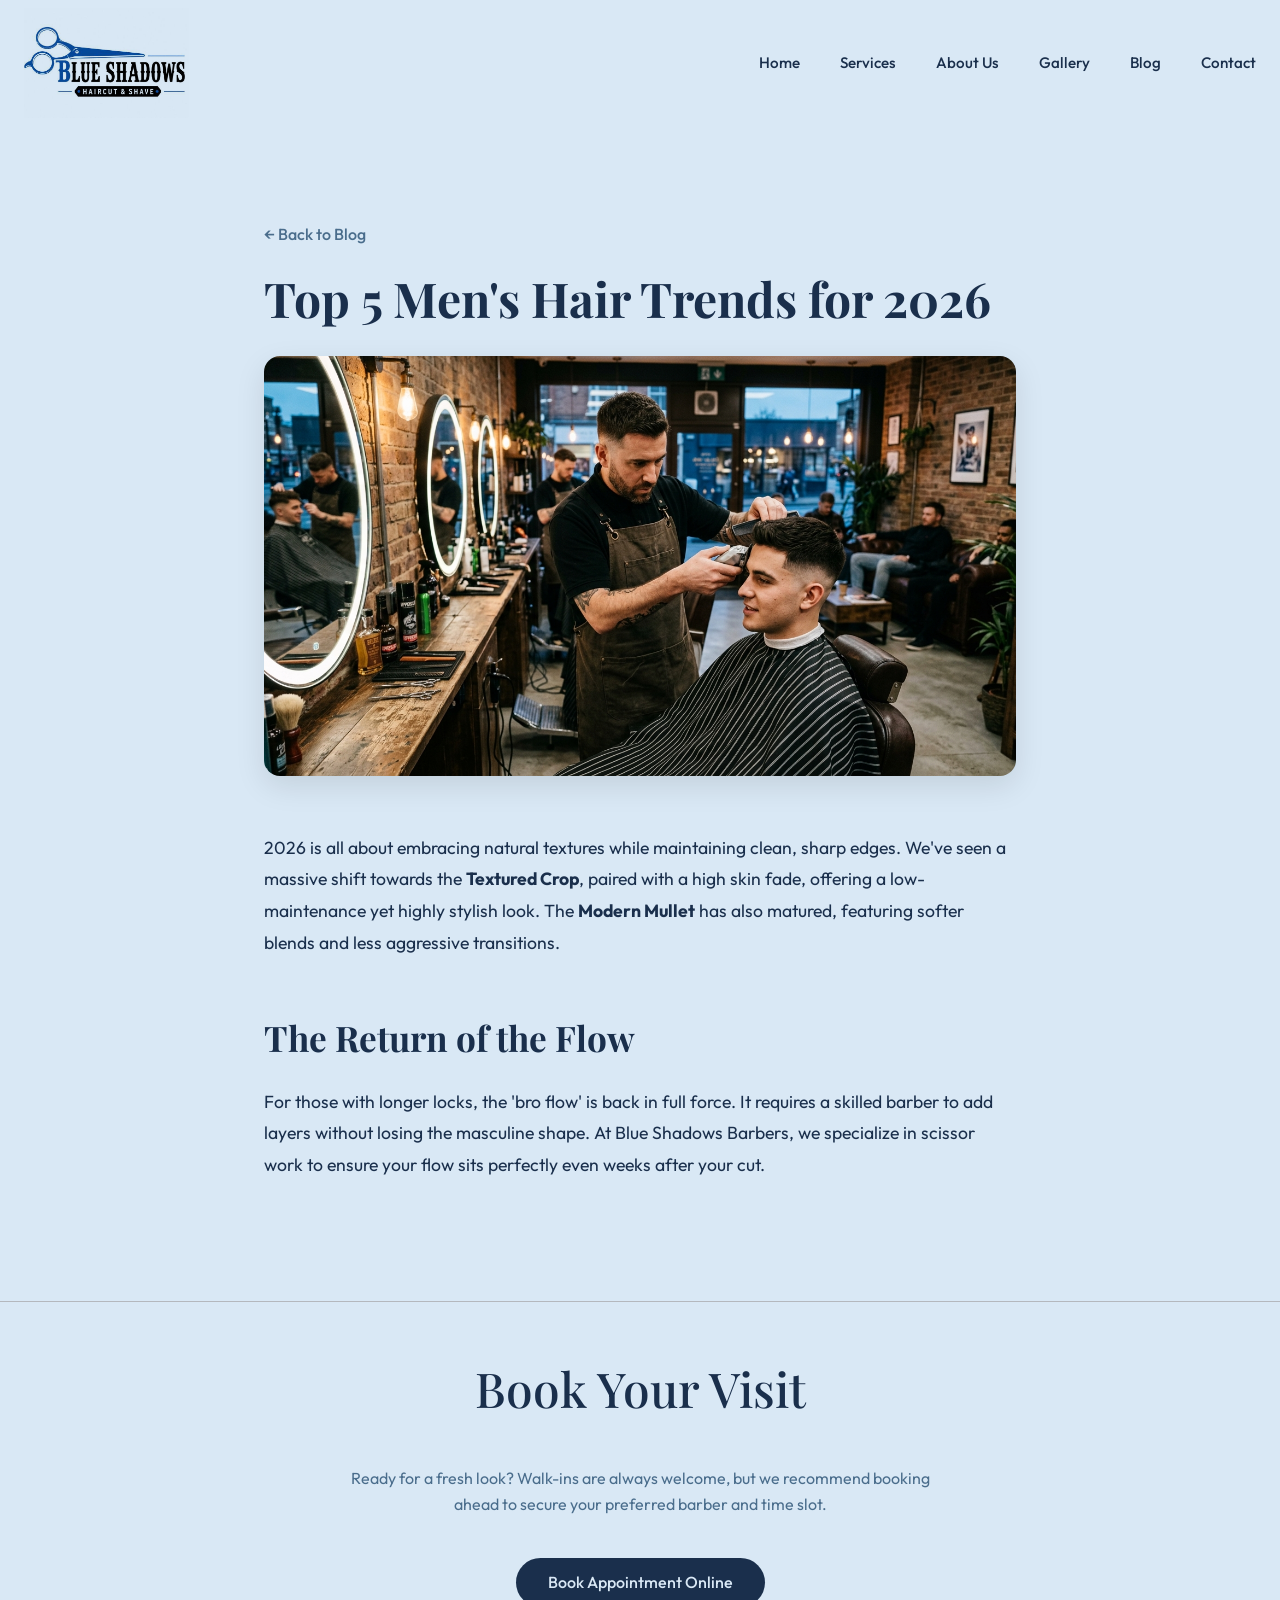
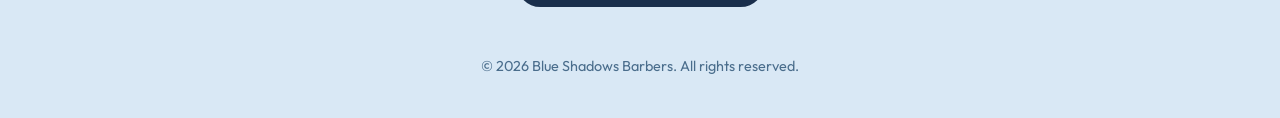
<file: blog-post-1.html>
<!DOCTYPE html>
<html lang="en">
<head>
  <meta charset="UTF-8">
  <meta name="viewport" content="width=device-width, initial-scale=1.0">
  <title>Top 5 Men's Hair Trends for 2026 | Blue Shadows Barbers</title>
  <link rel="preconnect" href="https://fonts.googleapis.com">
  <link rel="preconnect" href="https://fonts.gstatic.com" crossorigin>
  <link href="https://fonts.googleapis.com/css2?family=Outfit:wght@300;400;500;600&family=Playfair+Display:ital,wght@0,400;0,500;0,600;1,400;1,500&display=swap" rel="stylesheet">
  <link rel="stylesheet" href="style.css?v=12">

<!-- Google tag (gtag.js) -->
<script async src="https://www.googletagmanager.com/gtag/js?id=AW-17551570187"></script>
<script async src="https://www.googletagmanager.com/gtag/js?id=AW-18423073306"></script>
<script>
  window.dataLayer = window.dataLayer || [];
  function gtag(){dataLayer.push(arguments);}
  gtag('js', new Date());

  gtag('config', 'AW-17551570187');
  gtag('config', 'AW-18423073306');

  function gtag_report_conversion(url) {
    var callback = function () {
      if (typeof(url) != 'undefined') {
        window.open(url, '_blank');
      }
    };
    gtag('event', 'conversion', {
        'send_to': 'AW-17551570187/qe3NCIyTnPqCEIvqnrFB',
        'value': 1.0,
        'currency': 'CAD',
        'event_callback': callback
    });
    return false;
  }

  // Automatic listener to track any Call or Booking click
  document.addEventListener('DOMContentLoaded', function() {
    document.querySelectorAll('a[href^="tel:"], a[href*="squareup.com"]').forEach(function(el) {
      el.addEventListener('click', function() {
        gtag('event', 'conversion', {
          'send_to': 'AW-17551570187/qe3NCIyTnPqCEIvqnrFB',
          'value': 1.0,
          'currency': 'CAD'
        });
      });
    });
  });
</script>

  <!-- Favicon -->
  <link rel="icon" type="image/svg+xml" href="favicon.svg">
  <link rel="icon" type="image/x-icon" href="favicon.ico">
  <link rel="icon" type="image/png" sizes="32x32" href="favicon-32x32.png">
  <link rel="icon" type="image/png" sizes="16x16" href="favicon-16x16.png">
  <link rel="apple-touch-icon" sizes="180x180" href="apple-touch-icon.png">
  <link rel="manifest" href="site.webmanifest">
</head>
<body>
  <header style="background-color: var(--color-bg-primary); padding: var(--space-xs) var(--space-md);">
    <nav class="navbar">
      <a href="index.html" class="brand-logo">
        <img src="logo-processed.png" alt="Blue Shadows Logo" class="custom-logo-img">
      </a>
      <div class="nav-links" id="navLinks">
        <a href="index.html">Home</a>
        <a href="index.html#services">Services</a>
        <a href="index.html#about">About Us</a>
        <a href="gallery.html">Gallery</a>
        <a href="blog.html">Blog</a>
        <a href="index.html#contact">Contact</a>
      </div>
    </nav>
  </header>

        <article style="max-width: 800px; margin: 0 auto; padding: var(--space-4xl) var(--space-md); min-height: 80vh;">
            <a href="blog.html" style="color: var(--color-text-secondary); text-decoration: none; display: inline-block; margin-bottom: var(--space-md); font-weight: 500;">&larr; Back to Blog</a>
            <h1 style="font-family: var(--font-serif); font-size: 3rem; line-height: 1.1; margin-bottom: var(--space-lg); color: var(--color-text-primary);">Top 5 Men's Hair Trends for 2026</h1>
            <img src="blog1_trends_1788350569858.jpg" alt="Top 5 Men's Hair Trends for 2026" style="width: 100%; border-radius: var(--space-sm); margin-bottom: var(--space-2xl); box-shadow: 0 10px 30px rgba(0,0,0,0.1);">
            <div class="blog-content" style="font-size: 1.1rem; line-height: 1.8; color: var(--color-text-primary);">
                <p>2026 is all about embracing natural textures while maintaining clean, sharp edges. We've seen a massive shift towards the <strong>Textured Crop</strong>, paired with a high skin fade, offering a low-maintenance yet highly stylish look. The <strong>Modern Mullet</strong> has also matured, featuring softer blends and less aggressive transitions.</p><h2>The Return of the Flow</h2><p>For those with longer locks, the 'bro flow' is back in full force. It requires a skilled barber to add layers without losing the masculine shape. At Blue Shadows Barbers, we specialize in scissor work to ensure your flow sits perfectly even weeks after your cut.</p>
            </div>
        </article>
        
  <section id="contact" class="section-footer">
    <h2 class="services-title" style="margin-bottom: var(--space-xl);">Book Your Visit</h2>
    <p style="text-align: center; color: var(--color-text-secondary); max-width: 600px; margin-bottom: var(--space-xl);">
      Ready for a fresh look? Walk-ins are always welcome, but we recommend booking ahead to secure your preferred barber and time slot.
    </p>
    <a href="https://book.squareup.com/appointments/d34rhdcazwo38t/location/L2K4HDPJ9GD77" class="btn btn-primary" target="_blank" onclick="gtag('event', 'conversion', {'send_to': 'AW-17551570187/qe3NCIyTnPqCEIvqnrFB', 'value': 1.0, 'currency': 'CAD'});" rel="noopener noreferrer">Book Appointment Online</a>
    <div style="margin-top: var(--space-2xl); text-align: center; font-size: 0.9rem; color: var(--color-text-secondary);">
      &copy; 2026 Blue Shadows Barbers. All rights reserved.
    </div>
  </section>

<!-- STICKY FOOTER CTA -->
<div class="sticky-footer-cta">
  <a href="tel:+19058647318" onclick="gtag('event', 'conversion', {'send_to': 'AW-17551570187/qe3NCIyTnPqCEIvqnrFB', 'value': 1.0, 'currency': 'CAD'});" class="btn btn-secondary sticky-btn">
    <svg viewBox="0 0 24 24" width="18" height="18" stroke="currentColor" stroke-width="2" fill="none" stroke-linecap="round" stroke-linejoin="round" style="vertical-align: sub; margin-right: 5px;"><path d="M22 16.92v3a2 2 0 0 1-2.18 2 19.79 19.79 0 0 1-8.63-3.07 19.5 19.5 0 0 1-6-6 19.79 19.79 0 0 1-3.07-8.67A2 2 0 0 1 4.11 2h3a2 2 0 0 1 2 1.72 12.84 12.84 0 0 0 .7 2.81 2 2 0 0 1-.45 2.11L8.09 9.91a16 16 0 0 0 6 6l1.27-1.27a2 2 0 0 1 2.11-.45 12.84 12.84 0 0 0 2.81.7A2 2 0 0 1 22 16.92z"></path></svg>
    CALL US
  </a>
  <a href="https://book.squareup.com/appointments/d34rhdcazwo38t/location/L2K4HDPJ9GD77" target="_blank" onclick="gtag('event', 'conversion', {'send_to': 'AW-17551570187/qe3NCIyTnPqCEIvqnrFB', 'value': 1.0, 'currency': 'CAD'});" rel="noopener noreferrer" class="btn btn-primary sticky-btn">
    BOOK NOW &rarr;
  </a>
</div>

</body>
</html>
</file>
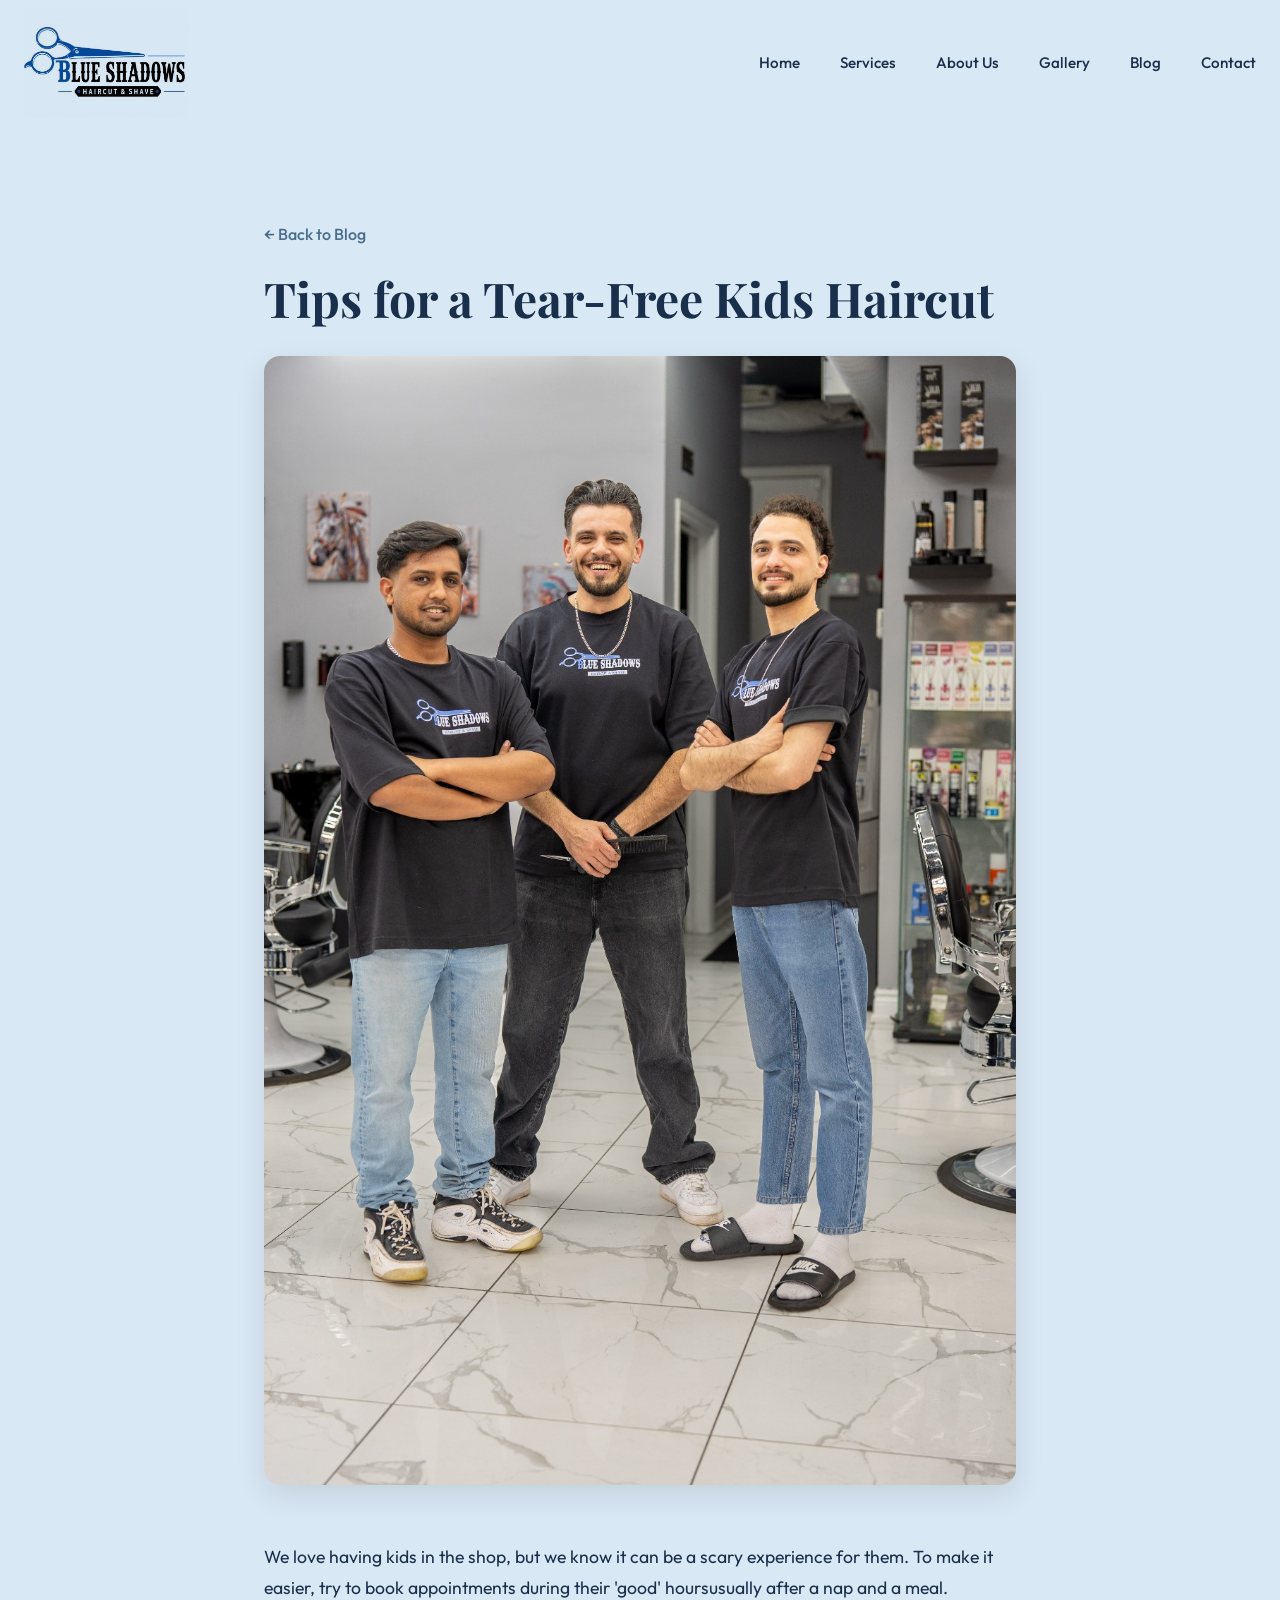
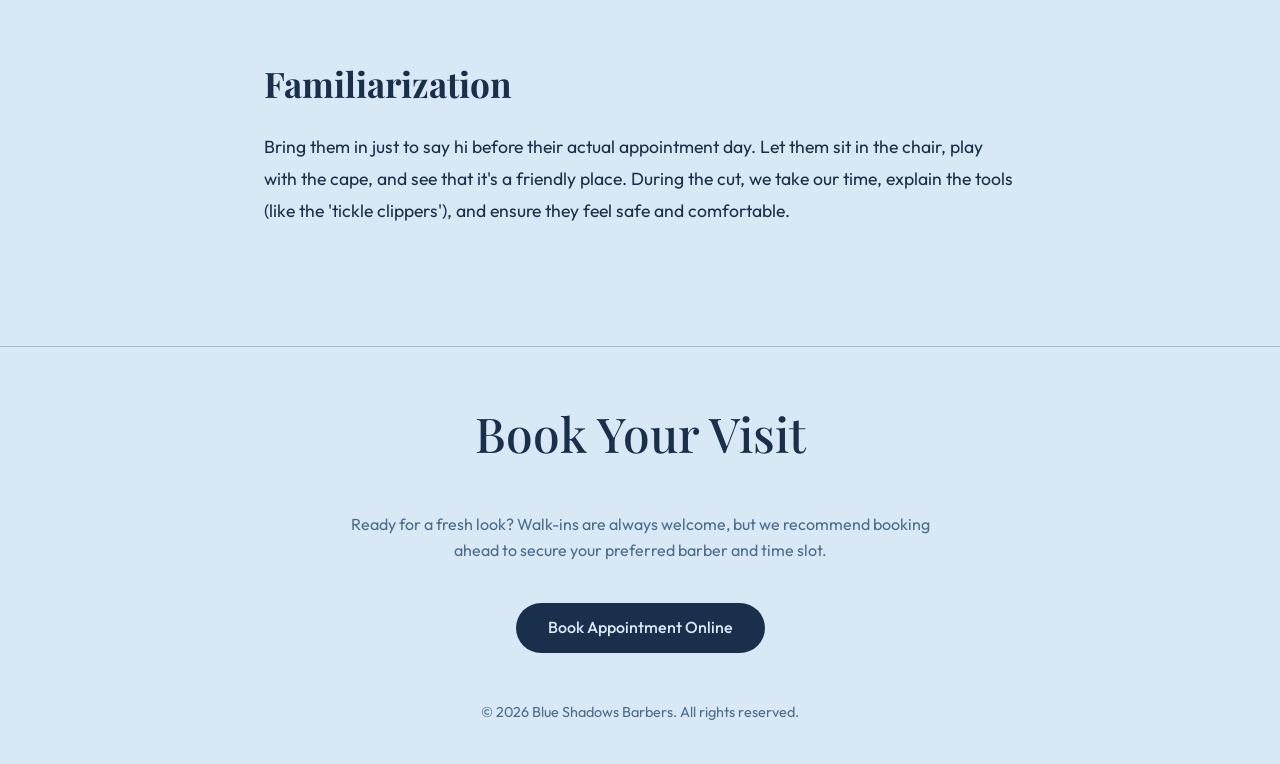
<file: blog-post-10.html>
<!DOCTYPE html>
<html lang="en">
<head>
  <meta charset="UTF-8">
  <meta name="viewport" content="width=device-width, initial-scale=1.0">
  <title>Tips for a Tear-Free Kids Haircut | Blue Shadows Barbers</title>
  <link rel="preconnect" href="https://fonts.googleapis.com">
  <link rel="preconnect" href="https://fonts.gstatic.com" crossorigin>
  <link href="https://fonts.googleapis.com/css2?family=Outfit:wght@300;400;500;600&family=Playfair+Display:ital,wght@0,400;0,500;0,600;1,400;1,500&display=swap" rel="stylesheet">
  <link rel="stylesheet" href="style.css?v=12">

<!-- Google tag (gtag.js) -->
<script async src="https://www.googletagmanager.com/gtag/js?id=AW-17551570187"></script>
<script async src="https://www.googletagmanager.com/gtag/js?id=AW-18423073306"></script>
<script>
  window.dataLayer = window.dataLayer || [];
  function gtag(){dataLayer.push(arguments);}
  gtag('js', new Date());

  gtag('config', 'AW-17551570187');
  gtag('config', 'AW-18423073306');

  function gtag_report_conversion(url) {
    var callback = function () {
      if (typeof(url) != 'undefined') {
        window.open(url, '_blank');
      }
    };
    gtag('event', 'conversion', {
        'send_to': 'AW-17551570187/qe3NCIyTnPqCEIvqnrFB',
        'value': 1.0,
        'currency': 'CAD',
        'event_callback': callback
    });
    return false;
  }

  // Automatic listener to track any Call or Booking click
  document.addEventListener('DOMContentLoaded', function() {
    document.querySelectorAll('a[href^="tel:"], a[href*="squareup.com"]').forEach(function(el) {
      el.addEventListener('click', function() {
        gtag('event', 'conversion', {
          'send_to': 'AW-17551570187/qe3NCIyTnPqCEIvqnrFB',
          'value': 1.0,
          'currency': 'CAD'
        });
      });
    });
  });
</script>

  <!-- Favicon -->
  <link rel="icon" type="image/svg+xml" href="favicon.svg">
  <link rel="icon" type="image/x-icon" href="favicon.ico">
  <link rel="icon" type="image/png" sizes="32x32" href="favicon-32x32.png">
  <link rel="icon" type="image/png" sizes="16x16" href="favicon-16x16.png">
  <link rel="apple-touch-icon" sizes="180x180" href="apple-touch-icon.png">
  <link rel="manifest" href="site.webmanifest">
</head>
<body>
  <header style="background-color: var(--color-bg-primary); padding: var(--space-xs) var(--space-md);">
    <nav class="navbar">
      <a href="index.html" class="brand-logo">
        <img src="logo-processed.png" alt="Blue Shadows Logo" class="custom-logo-img">
      </a>
      <div class="nav-links" id="navLinks">
        <a href="index.html">Home</a>
        <a href="index.html#services">Services</a>
        <a href="index.html#about">About Us</a>
        <a href="gallery.html">Gallery</a>
        <a href="blog.html">Blog</a>
        <a href="index.html#contact">Contact</a>
      </div>
    </nav>
  </header>

        <article style="max-width: 800px; margin: 0 auto; padding: var(--space-4xl) var(--space-md); min-height: 80vh;">
            <a href="blog.html" style="color: var(--color-text-secondary); text-decoration: none; display: inline-block; margin-bottom: var(--space-md); font-weight: 500;">&larr; Back to Blog</a>
            <h1 style="font-family: var(--font-serif); font-size: 3rem; line-height: 1.1; margin-bottom: var(--space-lg); color: var(--color-text-primary);">Tips for a Tear-Free Kids Haircut</h1>
            <img src="about-new.jpeg" alt="Tips for a Tear-Free Kids Haircut" style="width: 100%; border-radius: var(--space-sm); margin-bottom: var(--space-2xl); box-shadow: 0 10px 30px rgba(0,0,0,0.1);">
            <div class="blog-content" style="font-size: 1.1rem; line-height: 1.8; color: var(--color-text-primary);">
                <p>We love having kids in the shop, but we know it can be a scary experience for them. To make it easier, try to book appointments during their 'good' hoursusually after a nap and a meal.</p><h2>Familiarization</h2><p>Bring them in just to say hi before their actual appointment day. Let them sit in the chair, play with the cape, and see that it's a friendly place. During the cut, we take our time, explain the tools (like the 'tickle clippers'), and ensure they feel safe and comfortable.</p>
            </div>
        </article>
        
  <section id="contact" class="section-footer">
    <h2 class="services-title" style="margin-bottom: var(--space-xl);">Book Your Visit</h2>
    <p style="text-align: center; color: var(--color-text-secondary); max-width: 600px; margin-bottom: var(--space-xl);">
      Ready for a fresh look? Walk-ins are always welcome, but we recommend booking ahead to secure your preferred barber and time slot.
    </p>
    <a href="https://book.squareup.com/appointments/d34rhdcazwo38t/location/L2K4HDPJ9GD77" class="btn btn-primary" target="_blank" onclick="gtag('event', 'conversion', {'send_to': 'AW-17551570187/qe3NCIyTnPqCEIvqnrFB', 'value': 1.0, 'currency': 'CAD'});" rel="noopener noreferrer">Book Appointment Online</a>
    <div style="margin-top: var(--space-2xl); text-align: center; font-size: 0.9rem; color: var(--color-text-secondary);">
      &copy; 2026 Blue Shadows Barbers. All rights reserved.
    </div>
  </section>

<!-- STICKY FOOTER CTA -->
<div class="sticky-footer-cta">
  <a href="tel:+19058647318" onclick="gtag('event', 'conversion', {'send_to': 'AW-17551570187/qe3NCIyTnPqCEIvqnrFB', 'value': 1.0, 'currency': 'CAD'});" class="btn btn-secondary sticky-btn">
    <svg viewBox="0 0 24 24" width="18" height="18" stroke="currentColor" stroke-width="2" fill="none" stroke-linecap="round" stroke-linejoin="round" style="vertical-align: sub; margin-right: 5px;"><path d="M22 16.92v3a2 2 0 0 1-2.18 2 19.79 19.79 0 0 1-8.63-3.07 19.5 19.5 0 0 1-6-6 19.79 19.79 0 0 1-3.07-8.67A2 2 0 0 1 4.11 2h3a2 2 0 0 1 2 1.72 12.84 12.84 0 0 0 .7 2.81 2 2 0 0 1-.45 2.11L8.09 9.91a16 16 0 0 0 6 6l1.27-1.27a2 2 0 0 1 2.11-.45 12.84 12.84 0 0 0 2.81.7A2 2 0 0 1 22 16.92z"></path></svg>
    CALL US
  </a>
  <a href="https://book.squareup.com/appointments/d34rhdcazwo38t/location/L2K4HDPJ9GD77" target="_blank" onclick="gtag('event', 'conversion', {'send_to': 'AW-17551570187/qe3NCIyTnPqCEIvqnrFB', 'value': 1.0, 'currency': 'CAD'});" rel="noopener noreferrer" class="btn btn-primary sticky-btn">
    BOOK NOW &rarr;
  </a>
</div>

</body>
</html>
</file>
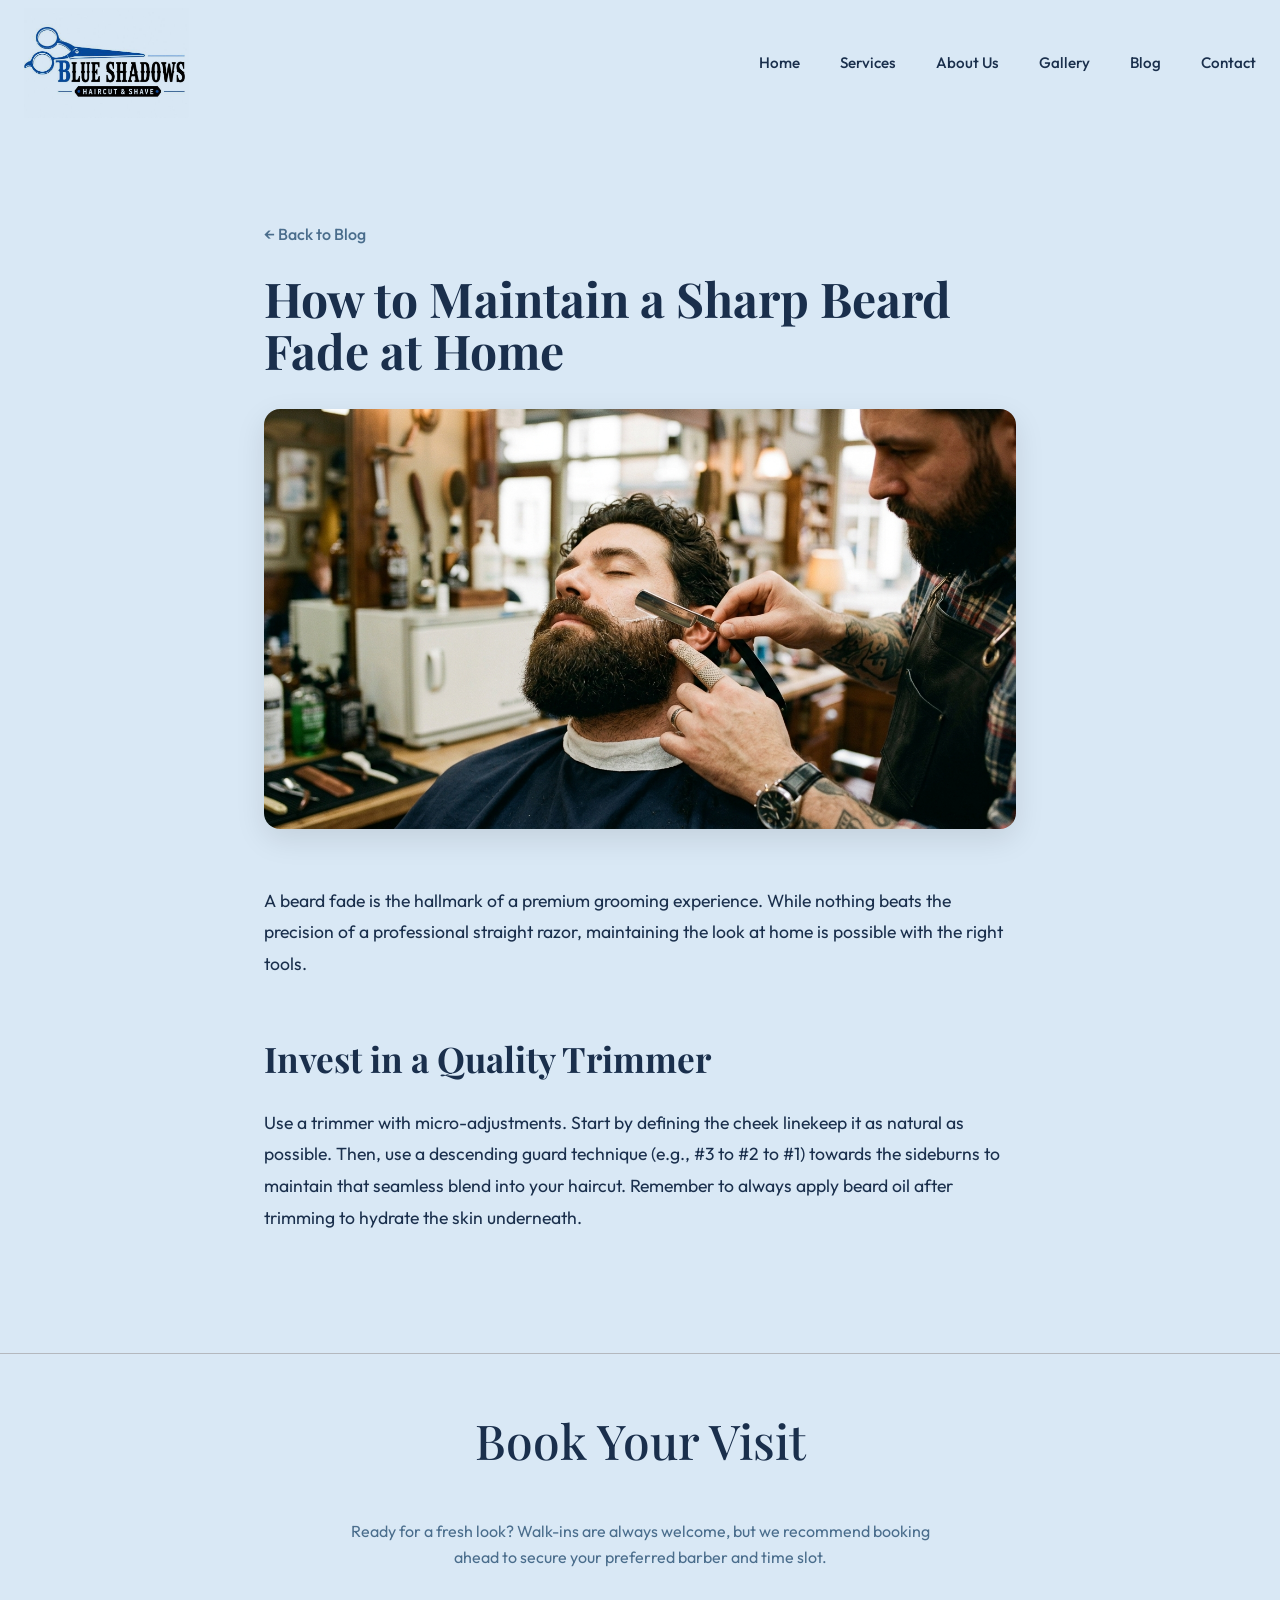
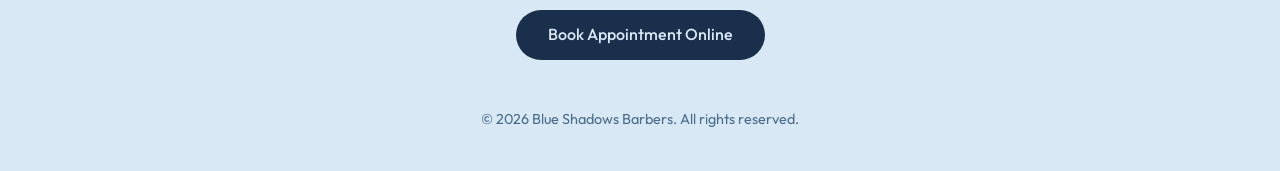
<file: blog-post-2.html>
<!DOCTYPE html>
<html lang="en">
<head>
  <meta charset="UTF-8">
  <meta name="viewport" content="width=device-width, initial-scale=1.0">
  <title>How to Maintain a Sharp Beard Fade at Home | Blue Shadows Barbers</title>
  <link rel="preconnect" href="https://fonts.googleapis.com">
  <link rel="preconnect" href="https://fonts.gstatic.com" crossorigin>
  <link href="https://fonts.googleapis.com/css2?family=Outfit:wght@300;400;500;600&family=Playfair+Display:ital,wght@0,400;0,500;0,600;1,400;1,500&display=swap" rel="stylesheet">
  <link rel="stylesheet" href="style.css?v=12">

<!-- Google tag (gtag.js) -->
<script async src="https://www.googletagmanager.com/gtag/js?id=AW-17551570187"></script>
<script async src="https://www.googletagmanager.com/gtag/js?id=AW-18423073306"></script>
<script>
  window.dataLayer = window.dataLayer || [];
  function gtag(){dataLayer.push(arguments);}
  gtag('js', new Date());

  gtag('config', 'AW-17551570187');
  gtag('config', 'AW-18423073306');

  function gtag_report_conversion(url) {
    var callback = function () {
      if (typeof(url) != 'undefined') {
        window.open(url, '_blank');
      }
    };
    gtag('event', 'conversion', {
        'send_to': 'AW-17551570187/qe3NCIyTnPqCEIvqnrFB',
        'value': 1.0,
        'currency': 'CAD',
        'event_callback': callback
    });
    return false;
  }

  // Automatic listener to track any Call or Booking click
  document.addEventListener('DOMContentLoaded', function() {
    document.querySelectorAll('a[href^="tel:"], a[href*="squareup.com"]').forEach(function(el) {
      el.addEventListener('click', function() {
        gtag('event', 'conversion', {
          'send_to': 'AW-17551570187/qe3NCIyTnPqCEIvqnrFB',
          'value': 1.0,
          'currency': 'CAD'
        });
      });
    });
  });
</script>

  <!-- Favicon -->
  <link rel="icon" type="image/svg+xml" href="favicon.svg">
  <link rel="icon" type="image/x-icon" href="favicon.ico">
  <link rel="icon" type="image/png" sizes="32x32" href="favicon-32x32.png">
  <link rel="icon" type="image/png" sizes="16x16" href="favicon-16x16.png">
  <link rel="apple-touch-icon" sizes="180x180" href="apple-touch-icon.png">
  <link rel="manifest" href="site.webmanifest">
</head>
<body>
  <header style="background-color: var(--color-bg-primary); padding: var(--space-xs) var(--space-md);">
    <nav class="navbar">
      <a href="index.html" class="brand-logo">
        <img src="logo-processed.png" alt="Blue Shadows Logo" class="custom-logo-img">
      </a>
      <div class="nav-links" id="navLinks">
        <a href="index.html">Home</a>
        <a href="index.html#services">Services</a>
        <a href="index.html#about">About Us</a>
        <a href="gallery.html">Gallery</a>
        <a href="blog.html">Blog</a>
        <a href="index.html#contact">Contact</a>
      </div>
    </nav>
  </header>

        <article style="max-width: 800px; margin: 0 auto; padding: var(--space-4xl) var(--space-md); min-height: 80vh;">
            <a href="blog.html" style="color: var(--color-text-secondary); text-decoration: none; display: inline-block; margin-bottom: var(--space-md); font-weight: 500;">&larr; Back to Blog</a>
            <h1 style="font-family: var(--font-serif); font-size: 3rem; line-height: 1.1; margin-bottom: var(--space-lg); color: var(--color-text-primary);">How to Maintain a Sharp Beard Fade at Home</h1>
            <img src="blog2_beard_1788350583473.jpg" alt="How to Maintain a Sharp Beard Fade at Home" style="width: 100%; border-radius: var(--space-sm); margin-bottom: var(--space-2xl); box-shadow: 0 10px 30px rgba(0,0,0,0.1);">
            <div class="blog-content" style="font-size: 1.1rem; line-height: 1.8; color: var(--color-text-primary);">
                <p>A beard fade is the hallmark of a premium grooming experience. While nothing beats the precision of a professional straight razor, maintaining the look at home is possible with the right tools.</p><h2>Invest in a Quality Trimmer</h2><p>Use a trimmer with micro-adjustments. Start by defining the cheek linekeep it as natural as possible. Then, use a descending guard technique (e.g., #3 to #2 to #1) towards the sideburns to maintain that seamless blend into your haircut. Remember to always apply beard oil after trimming to hydrate the skin underneath.</p>
            </div>
        </article>
        
  <section id="contact" class="section-footer">
    <h2 class="services-title" style="margin-bottom: var(--space-xl);">Book Your Visit</h2>
    <p style="text-align: center; color: var(--color-text-secondary); max-width: 600px; margin-bottom: var(--space-xl);">
      Ready for a fresh look? Walk-ins are always welcome, but we recommend booking ahead to secure your preferred barber and time slot.
    </p>
    <a href="https://book.squareup.com/appointments/d34rhdcazwo38t/location/L2K4HDPJ9GD77" class="btn btn-primary" target="_blank" onclick="gtag('event', 'conversion', {'send_to': 'AW-17551570187/qe3NCIyTnPqCEIvqnrFB', 'value': 1.0, 'currency': 'CAD'});" rel="noopener noreferrer">Book Appointment Online</a>
    <div style="margin-top: var(--space-2xl); text-align: center; font-size: 0.9rem; color: var(--color-text-secondary);">
      &copy; 2026 Blue Shadows Barbers. All rights reserved.
    </div>
  </section>

<!-- STICKY FOOTER CTA -->
<div class="sticky-footer-cta">
  <a href="tel:+19058647318" onclick="gtag('event', 'conversion', {'send_to': 'AW-17551570187/qe3NCIyTnPqCEIvqnrFB', 'value': 1.0, 'currency': 'CAD'});" class="btn btn-secondary sticky-btn">
    <svg viewBox="0 0 24 24" width="18" height="18" stroke="currentColor" stroke-width="2" fill="none" stroke-linecap="round" stroke-linejoin="round" style="vertical-align: sub; margin-right: 5px;"><path d="M22 16.92v3a2 2 0 0 1-2.18 2 19.79 19.79 0 0 1-8.63-3.07 19.5 19.5 0 0 1-6-6 19.79 19.79 0 0 1-3.07-8.67A2 2 0 0 1 4.11 2h3a2 2 0 0 1 2 1.72 12.84 12.84 0 0 0 .7 2.81 2 2 0 0 1-.45 2.11L8.09 9.91a16 16 0 0 0 6 6l1.27-1.27a2 2 0 0 1 2.11-.45 12.84 12.84 0 0 0 2.81.7A2 2 0 0 1 22 16.92z"></path></svg>
    CALL US
  </a>
  <a href="https://book.squareup.com/appointments/d34rhdcazwo38t/location/L2K4HDPJ9GD77" target="_blank" onclick="gtag('event', 'conversion', {'send_to': 'AW-17551570187/qe3NCIyTnPqCEIvqnrFB', 'value': 1.0, 'currency': 'CAD'});" rel="noopener noreferrer" class="btn btn-primary sticky-btn">
    BOOK NOW &rarr;
  </a>
</div>

</body>
</html>
</file>
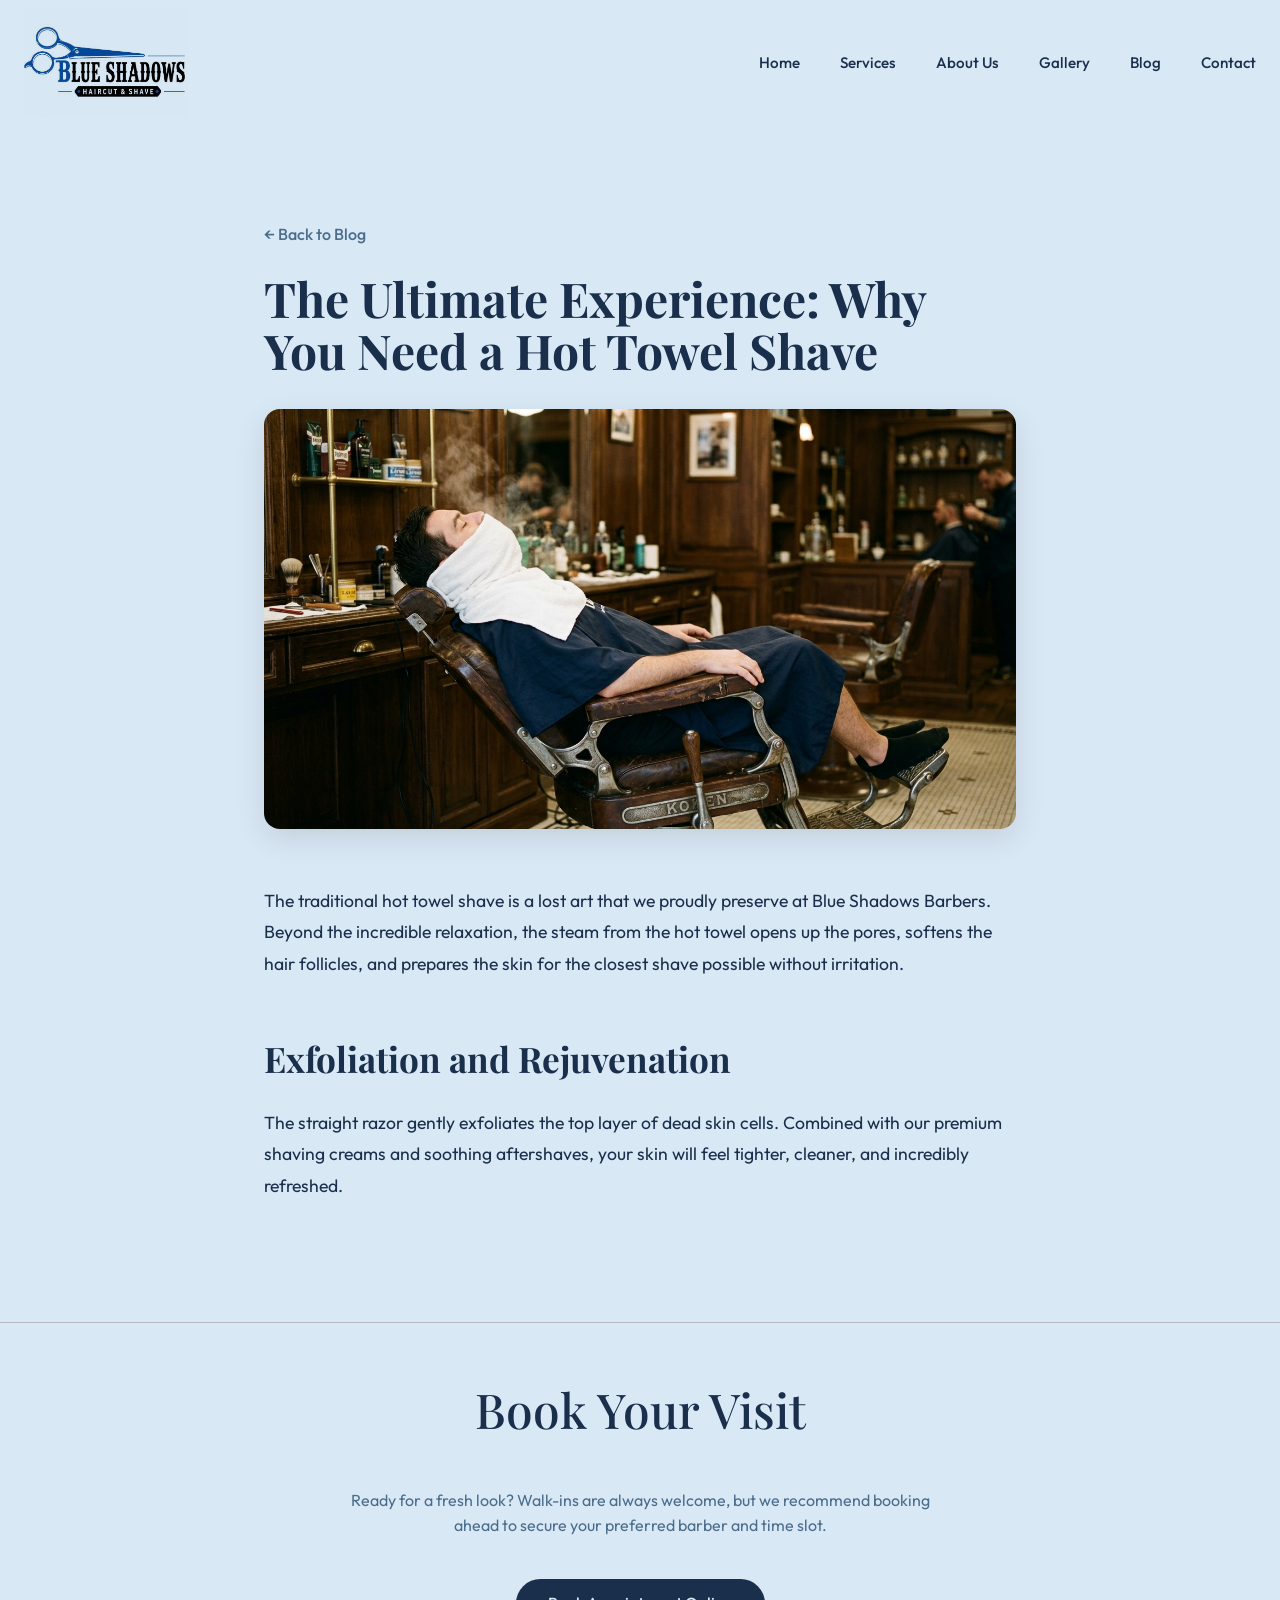
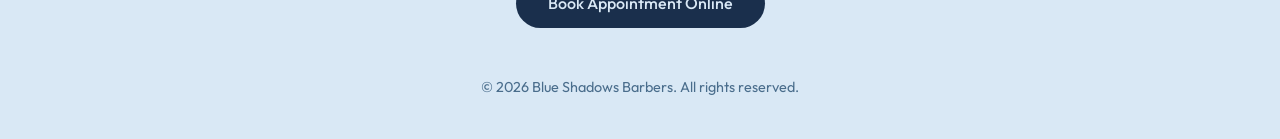
<file: blog-post-3.html>
<!DOCTYPE html>
<html lang="en">
<head>
  <meta charset="UTF-8">
  <meta name="viewport" content="width=device-width, initial-scale=1.0">
  <title>The Ultimate Experience: Why You Need a Hot Towel Shave | Blue Shadows Barbers</title>
  <link rel="preconnect" href="https://fonts.googleapis.com">
  <link rel="preconnect" href="https://fonts.gstatic.com" crossorigin>
  <link href="https://fonts.googleapis.com/css2?family=Outfit:wght@300;400;500;600&family=Playfair+Display:ital,wght@0,400;0,500;0,600;1,400;1,500&display=swap" rel="stylesheet">
  <link rel="stylesheet" href="style.css?v=12">

<!-- Google tag (gtag.js) -->
<script async src="https://www.googletagmanager.com/gtag/js?id=AW-17551570187"></script>
<script async src="https://www.googletagmanager.com/gtag/js?id=AW-18423073306"></script>
<script>
  window.dataLayer = window.dataLayer || [];
  function gtag(){dataLayer.push(arguments);}
  gtag('js', new Date());

  gtag('config', 'AW-17551570187');
  gtag('config', 'AW-18423073306');

  function gtag_report_conversion(url) {
    var callback = function () {
      if (typeof(url) != 'undefined') {
        window.open(url, '_blank');
      }
    };
    gtag('event', 'conversion', {
        'send_to': 'AW-17551570187/qe3NCIyTnPqCEIvqnrFB',
        'value': 1.0,
        'currency': 'CAD',
        'event_callback': callback
    });
    return false;
  }

  // Automatic listener to track any Call or Booking click
  document.addEventListener('DOMContentLoaded', function() {
    document.querySelectorAll('a[href^="tel:"], a[href*="squareup.com"]').forEach(function(el) {
      el.addEventListener('click', function() {
        gtag('event', 'conversion', {
          'send_to': 'AW-17551570187/qe3NCIyTnPqCEIvqnrFB',
          'value': 1.0,
          'currency': 'CAD'
        });
      });
    });
  });
</script>

  <!-- Favicon -->
  <link rel="icon" type="image/svg+xml" href="favicon.svg">
  <link rel="icon" type="image/x-icon" href="favicon.ico">
  <link rel="icon" type="image/png" sizes="32x32" href="favicon-32x32.png">
  <link rel="icon" type="image/png" sizes="16x16" href="favicon-16x16.png">
  <link rel="apple-touch-icon" sizes="180x180" href="apple-touch-icon.png">
  <link rel="manifest" href="site.webmanifest">
</head>
<body>
  <header style="background-color: var(--color-bg-primary); padding: var(--space-xs) var(--space-md);">
    <nav class="navbar">
      <a href="index.html" class="brand-logo">
        <img src="logo-processed.png" alt="Blue Shadows Logo" class="custom-logo-img">
      </a>
      <div class="nav-links" id="navLinks">
        <a href="index.html">Home</a>
        <a href="index.html#services">Services</a>
        <a href="index.html#about">About Us</a>
        <a href="gallery.html">Gallery</a>
        <a href="blog.html">Blog</a>
        <a href="index.html#contact">Contact</a>
      </div>
    </nav>
  </header>

        <article style="max-width: 800px; margin: 0 auto; padding: var(--space-4xl) var(--space-md); min-height: 80vh;">
            <a href="blog.html" style="color: var(--color-text-secondary); text-decoration: none; display: inline-block; margin-bottom: var(--space-md); font-weight: 500;">&larr; Back to Blog</a>
            <h1 style="font-family: var(--font-serif); font-size: 3rem; line-height: 1.1; margin-bottom: var(--space-lg); color: var(--color-text-primary);">The Ultimate Experience: Why You Need a Hot Towel Shave</h1>
            <img src="blog3_shave_1788350595644.jpg" alt="The Ultimate Experience: Why You Need a Hot Towel Shave" style="width: 100%; border-radius: var(--space-sm); margin-bottom: var(--space-2xl); box-shadow: 0 10px 30px rgba(0,0,0,0.1);">
            <div class="blog-content" style="font-size: 1.1rem; line-height: 1.8; color: var(--color-text-primary);">
                <p>The traditional hot towel shave is a lost art that we proudly preserve at Blue Shadows Barbers. Beyond the incredible relaxation, the steam from the hot towel opens up the pores, softens the hair follicles, and prepares the skin for the closest shave possible without irritation.</p><h2>Exfoliation and Rejuvenation</h2><p>The straight razor gently exfoliates the top layer of dead skin cells. Combined with our premium shaving creams and soothing aftershaves, your skin will feel tighter, cleaner, and incredibly refreshed.</p>
            </div>
        </article>
        
  <section id="contact" class="section-footer">
    <h2 class="services-title" style="margin-bottom: var(--space-xl);">Book Your Visit</h2>
    <p style="text-align: center; color: var(--color-text-secondary); max-width: 600px; margin-bottom: var(--space-xl);">
      Ready for a fresh look? Walk-ins are always welcome, but we recommend booking ahead to secure your preferred barber and time slot.
    </p>
    <a href="https://book.squareup.com/appointments/d34rhdcazwo38t/location/L2K4HDPJ9GD77" class="btn btn-primary" target="_blank" onclick="gtag('event', 'conversion', {'send_to': 'AW-17551570187/qe3NCIyTnPqCEIvqnrFB', 'value': 1.0, 'currency': 'CAD'});" rel="noopener noreferrer">Book Appointment Online</a>
    <div style="margin-top: var(--space-2xl); text-align: center; font-size: 0.9rem; color: var(--color-text-secondary);">
      &copy; 2026 Blue Shadows Barbers. All rights reserved.
    </div>
  </section>

<!-- STICKY FOOTER CTA -->
<div class="sticky-footer-cta">
  <a href="tel:+19058647318" onclick="gtag('event', 'conversion', {'send_to': 'AW-17551570187/qe3NCIyTnPqCEIvqnrFB', 'value': 1.0, 'currency': 'CAD'});" class="btn btn-secondary sticky-btn">
    <svg viewBox="0 0 24 24" width="18" height="18" stroke="currentColor" stroke-width="2" fill="none" stroke-linecap="round" stroke-linejoin="round" style="vertical-align: sub; margin-right: 5px;"><path d="M22 16.92v3a2 2 0 0 1-2.18 2 19.79 19.79 0 0 1-8.63-3.07 19.5 19.5 0 0 1-6-6 19.79 19.79 0 0 1-3.07-8.67A2 2 0 0 1 4.11 2h3a2 2 0 0 1 2 1.72 12.84 12.84 0 0 0 .7 2.81 2 2 0 0 1-.45 2.11L8.09 9.91a16 16 0 0 0 6 6l1.27-1.27a2 2 0 0 1 2.11-.45 12.84 12.84 0 0 0 2.81.7A2 2 0 0 1 22 16.92z"></path></svg>
    CALL US
  </a>
  <a href="https://book.squareup.com/appointments/d34rhdcazwo38t/location/L2K4HDPJ9GD77" target="_blank" onclick="gtag('event', 'conversion', {'send_to': 'AW-17551570187/qe3NCIyTnPqCEIvqnrFB', 'value': 1.0, 'currency': 'CAD'});" rel="noopener noreferrer" class="btn btn-primary sticky-btn">
    BOOK NOW &rarr;
  </a>
</div>

</body>
</html>
</file>
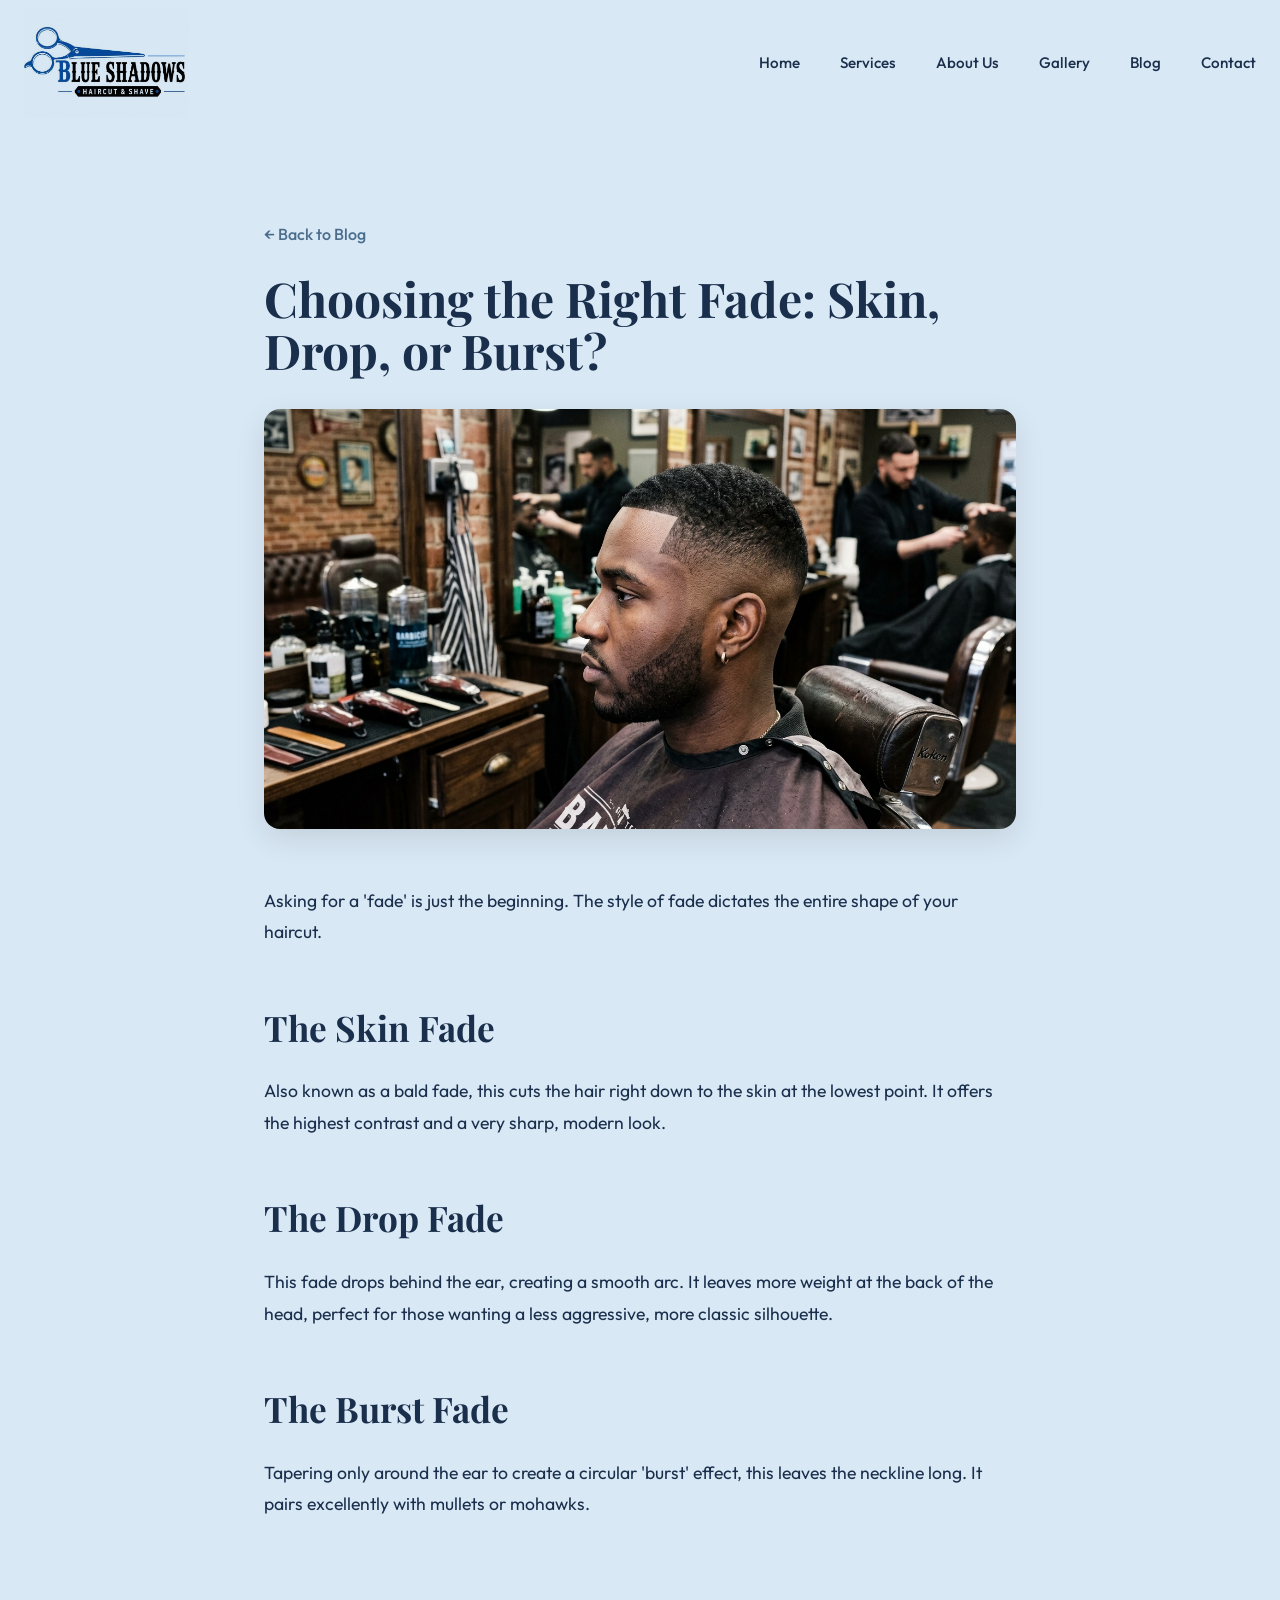
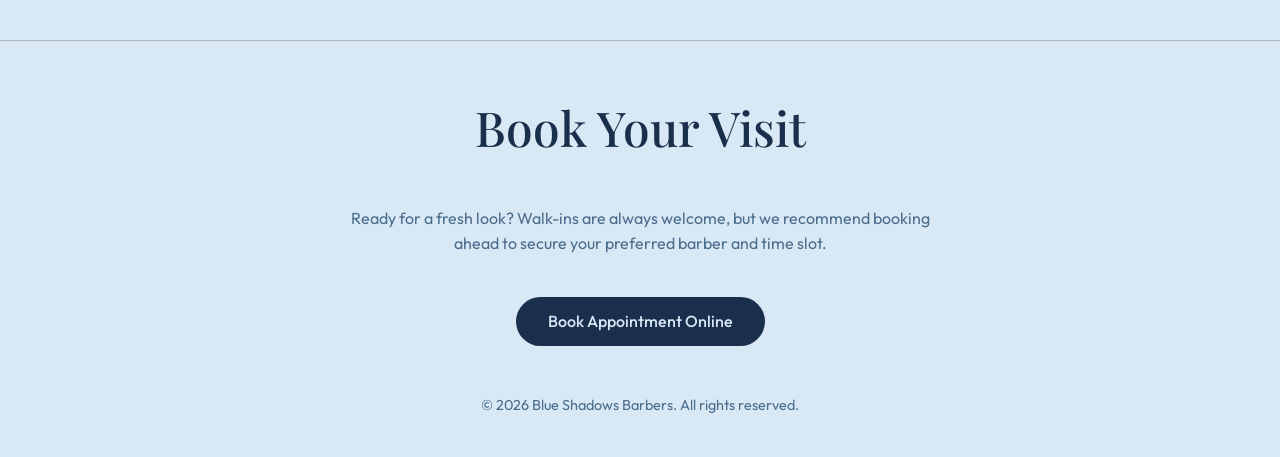
<file: blog-post-4.html>
<!DOCTYPE html>
<html lang="en">
<head>
  <meta charset="UTF-8">
  <meta name="viewport" content="width=device-width, initial-scale=1.0">
  <title>Choosing the Right Fade: Skin, Drop, or Burst? | Blue Shadows Barbers</title>
  <link rel="preconnect" href="https://fonts.googleapis.com">
  <link rel="preconnect" href="https://fonts.gstatic.com" crossorigin>
  <link href="https://fonts.googleapis.com/css2?family=Outfit:wght@300;400;500;600&family=Playfair+Display:ital,wght@0,400;0,500;0,600;1,400;1,500&display=swap" rel="stylesheet">
  <link rel="stylesheet" href="style.css?v=12">

<!-- Google tag (gtag.js) -->
<script async src="https://www.googletagmanager.com/gtag/js?id=AW-17551570187"></script>
<script async src="https://www.googletagmanager.com/gtag/js?id=AW-18423073306"></script>
<script>
  window.dataLayer = window.dataLayer || [];
  function gtag(){dataLayer.push(arguments);}
  gtag('js', new Date());

  gtag('config', 'AW-17551570187');
  gtag('config', 'AW-18423073306');

  function gtag_report_conversion(url) {
    var callback = function () {
      if (typeof(url) != 'undefined') {
        window.open(url, '_blank');
      }
    };
    gtag('event', 'conversion', {
        'send_to': 'AW-17551570187/qe3NCIyTnPqCEIvqnrFB',
        'value': 1.0,
        'currency': 'CAD',
        'event_callback': callback
    });
    return false;
  }

  // Automatic listener to track any Call or Booking click
  document.addEventListener('DOMContentLoaded', function() {
    document.querySelectorAll('a[href^="tel:"], a[href*="squareup.com"]').forEach(function(el) {
      el.addEventListener('click', function() {
        gtag('event', 'conversion', {
          'send_to': 'AW-17551570187/qe3NCIyTnPqCEIvqnrFB',
          'value': 1.0,
          'currency': 'CAD'
        });
      });
    });
  });
</script>

  <!-- Favicon -->
  <link rel="icon" type="image/svg+xml" href="favicon.svg">
  <link rel="icon" type="image/x-icon" href="favicon.ico">
  <link rel="icon" type="image/png" sizes="32x32" href="favicon-32x32.png">
  <link rel="icon" type="image/png" sizes="16x16" href="favicon-16x16.png">
  <link rel="apple-touch-icon" sizes="180x180" href="apple-touch-icon.png">
  <link rel="manifest" href="site.webmanifest">
</head>
<body>
  <header style="background-color: var(--color-bg-primary); padding: var(--space-xs) var(--space-md);">
    <nav class="navbar">
      <a href="index.html" class="brand-logo">
        <img src="logo-processed.png" alt="Blue Shadows Logo" class="custom-logo-img">
      </a>
      <div class="nav-links" id="navLinks">
        <a href="index.html">Home</a>
        <a href="index.html#services">Services</a>
        <a href="index.html#about">About Us</a>
        <a href="gallery.html">Gallery</a>
        <a href="blog.html">Blog</a>
        <a href="index.html#contact">Contact</a>
      </div>
    </nav>
  </header>

        <article style="max-width: 800px; margin: 0 auto; padding: var(--space-4xl) var(--space-md); min-height: 80vh;">
            <a href="blog.html" style="color: var(--color-text-secondary); text-decoration: none; display: inline-block; margin-bottom: var(--space-md); font-weight: 500;">&larr; Back to Blog</a>
            <h1 style="font-family: var(--font-serif); font-size: 3rem; line-height: 1.1; margin-bottom: var(--space-lg); color: var(--color-text-primary);">Choosing the Right Fade: Skin, Drop, or Burst?</h1>
            <img src="blog4_fade_1788350609232.jpg" alt="Choosing the Right Fade: Skin, Drop, or Burst?" style="width: 100%; border-radius: var(--space-sm); margin-bottom: var(--space-2xl); box-shadow: 0 10px 30px rgba(0,0,0,0.1);">
            <div class="blog-content" style="font-size: 1.1rem; line-height: 1.8; color: var(--color-text-primary);">
                <p>Asking for a 'fade' is just the beginning. The style of fade dictates the entire shape of your haircut.</p><h2>The Skin Fade</h2><p>Also known as a bald fade, this cuts the hair right down to the skin at the lowest point. It offers the highest contrast and a very sharp, modern look.</p><h2>The Drop Fade</h2><p>This fade drops behind the ear, creating a smooth arc. It leaves more weight at the back of the head, perfect for those wanting a less aggressive, more classic silhouette.</p><h2>The Burst Fade</h2><p>Tapering only around the ear to create a circular 'burst' effect, this leaves the neckline long. It pairs excellently with mullets or mohawks.</p>
            </div>
        </article>
        
  <section id="contact" class="section-footer">
    <h2 class="services-title" style="margin-bottom: var(--space-xl);">Book Your Visit</h2>
    <p style="text-align: center; color: var(--color-text-secondary); max-width: 600px; margin-bottom: var(--space-xl);">
      Ready for a fresh look? Walk-ins are always welcome, but we recommend booking ahead to secure your preferred barber and time slot.
    </p>
    <a href="https://book.squareup.com/appointments/d34rhdcazwo38t/location/L2K4HDPJ9GD77" class="btn btn-primary" target="_blank" onclick="gtag('event', 'conversion', {'send_to': 'AW-17551570187/qe3NCIyTnPqCEIvqnrFB', 'value': 1.0, 'currency': 'CAD'});" rel="noopener noreferrer">Book Appointment Online</a>
    <div style="margin-top: var(--space-2xl); text-align: center; font-size: 0.9rem; color: var(--color-text-secondary);">
      &copy; 2026 Blue Shadows Barbers. All rights reserved.
    </div>
  </section>

<!-- STICKY FOOTER CTA -->
<div class="sticky-footer-cta">
  <a href="tel:+19058647318" onclick="gtag('event', 'conversion', {'send_to': 'AW-17551570187/qe3NCIyTnPqCEIvqnrFB', 'value': 1.0, 'currency': 'CAD'});" class="btn btn-secondary sticky-btn">
    <svg viewBox="0 0 24 24" width="18" height="18" stroke="currentColor" stroke-width="2" fill="none" stroke-linecap="round" stroke-linejoin="round" style="vertical-align: sub; margin-right: 5px;"><path d="M22 16.92v3a2 2 0 0 1-2.18 2 19.79 19.79 0 0 1-8.63-3.07 19.5 19.5 0 0 1-6-6 19.79 19.79 0 0 1-3.07-8.67A2 2 0 0 1 4.11 2h3a2 2 0 0 1 2 1.72 12.84 12.84 0 0 0 .7 2.81 2 2 0 0 1-.45 2.11L8.09 9.91a16 16 0 0 0 6 6l1.27-1.27a2 2 0 0 1 2.11-.45 12.84 12.84 0 0 0 2.81.7A2 2 0 0 1 22 16.92z"></path></svg>
    CALL US
  </a>
  <a href="https://book.squareup.com/appointments/d34rhdcazwo38t/location/L2K4HDPJ9GD77" target="_blank" onclick="gtag('event', 'conversion', {'send_to': 'AW-17551570187/qe3NCIyTnPqCEIvqnrFB', 'value': 1.0, 'currency': 'CAD'});" rel="noopener noreferrer" class="btn btn-primary sticky-btn">
    BOOK NOW &rarr;
  </a>
</div>

</body>
</html>
</file>
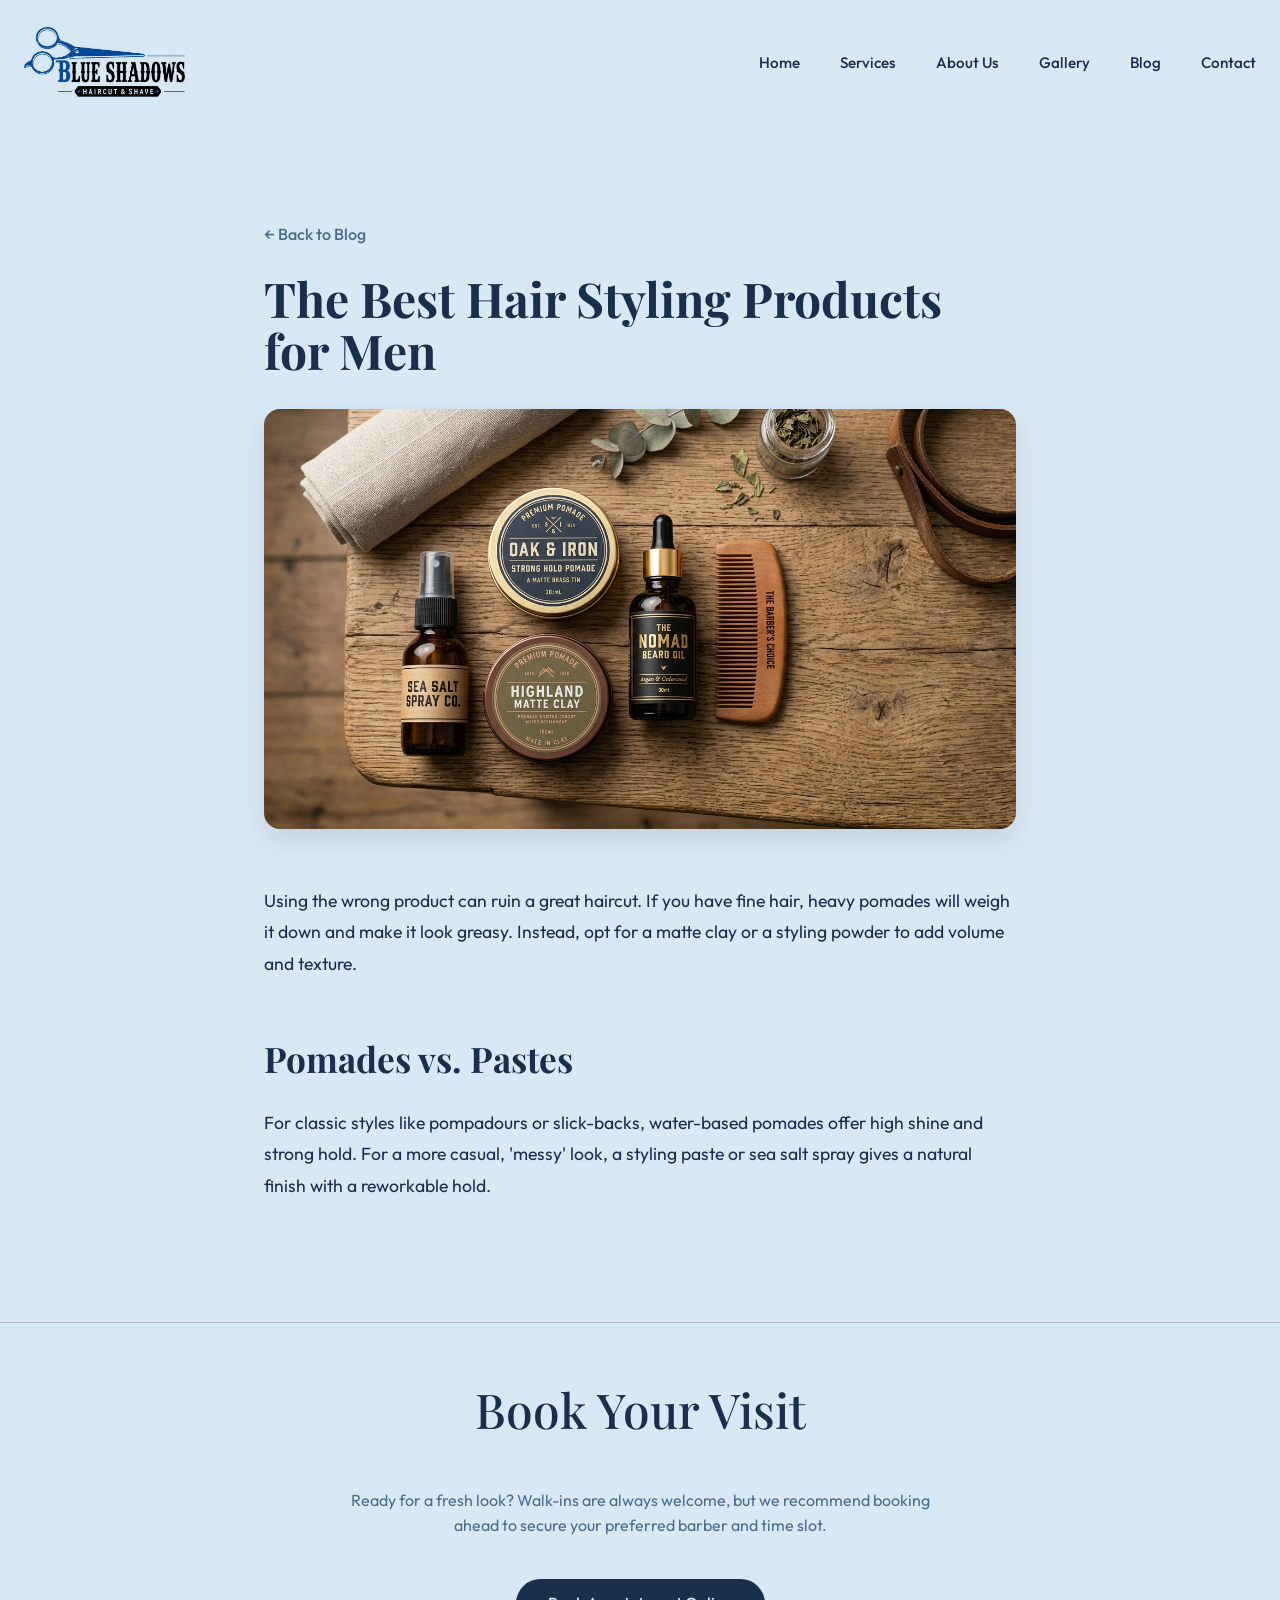
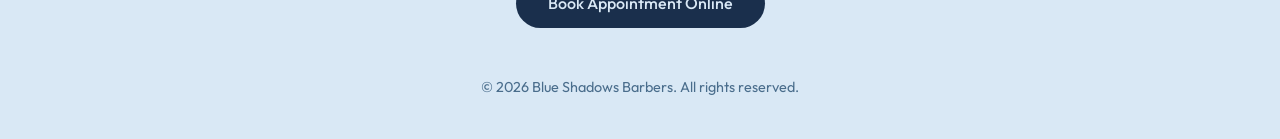
<file: blog-post-5.html>
<!DOCTYPE html>
<html lang="en">
<head>
  <meta charset="UTF-8">
  <meta name="viewport" content="width=device-width, initial-scale=1.0">
  <title>The Best Hair Styling Products for Men | Blue Shadows Barbers</title>
  <link rel="preconnect" href="https://fonts.googleapis.com">
  <link rel="preconnect" href="https://fonts.gstatic.com" crossorigin>
  <link href="https://fonts.googleapis.com/css2?family=Outfit:wght@300;400;500;600&family=Playfair+Display:ital,wght@0,400;0,500;0,600;1,400;1,500&display=swap" rel="stylesheet">
  <link rel="stylesheet" href="style.css?v=12">

<!-- Google tag (gtag.js) -->
<script async src="https://www.googletagmanager.com/gtag/js?id=AW-17551570187"></script>
<script async src="https://www.googletagmanager.com/gtag/js?id=AW-18423073306"></script>
<script>
  window.dataLayer = window.dataLayer || [];
  function gtag(){dataLayer.push(arguments);}
  gtag('js', new Date());

  gtag('config', 'AW-17551570187');
  gtag('config', 'AW-18423073306');

  function gtag_report_conversion(url) {
    var callback = function () {
      if (typeof(url) != 'undefined') {
        window.open(url, '_blank');
      }
    };
    gtag('event', 'conversion', {
        'send_to': 'AW-17551570187/qe3NCIyTnPqCEIvqnrFB',
        'value': 1.0,
        'currency': 'CAD',
        'event_callback': callback
    });
    return false;
  }

  // Automatic listener to track any Call or Booking click
  document.addEventListener('DOMContentLoaded', function() {
    document.querySelectorAll('a[href^="tel:"], a[href*="squareup.com"]').forEach(function(el) {
      el.addEventListener('click', function() {
        gtag('event', 'conversion', {
          'send_to': 'AW-17551570187/qe3NCIyTnPqCEIvqnrFB',
          'value': 1.0,
          'currency': 'CAD'
        });
      });
    });
  });
</script>

  <!-- Favicon -->
  <link rel="icon" type="image/svg+xml" href="favicon.svg">
  <link rel="icon" type="image/x-icon" href="favicon.ico">
  <link rel="icon" type="image/png" sizes="32x32" href="favicon-32x32.png">
  <link rel="icon" type="image/png" sizes="16x16" href="favicon-16x16.png">
  <link rel="apple-touch-icon" sizes="180x180" href="apple-touch-icon.png">
  <link rel="manifest" href="site.webmanifest">
</head>
<body>
  <header style="background-color: var(--color-bg-primary); padding: var(--space-xs) var(--space-md);">
    <nav class="navbar">
      <a href="index.html" class="brand-logo">
        <img src="logo-processed.png" alt="Blue Shadows Logo" class="custom-logo-img">
      </a>
      <div class="nav-links" id="navLinks">
        <a href="index.html">Home</a>
        <a href="index.html#services">Services</a>
        <a href="index.html#about">About Us</a>
        <a href="gallery.html">Gallery</a>
        <a href="blog.html">Blog</a>
        <a href="index.html#contact">Contact</a>
      </div>
    </nav>
  </header>

        <article style="max-width: 800px; margin: 0 auto; padding: var(--space-4xl) var(--space-md); min-height: 80vh;">
            <a href="blog.html" style="color: var(--color-text-secondary); text-decoration: none; display: inline-block; margin-bottom: var(--space-md); font-weight: 500;">&larr; Back to Blog</a>
            <h1 style="font-family: var(--font-serif); font-size: 3rem; line-height: 1.1; margin-bottom: var(--space-lg); color: var(--color-text-primary);">The Best Hair Styling Products for Men</h1>
            <img src="blog5_products_1788350754234.jpg" alt="The Best Hair Styling Products for Men" style="width: 100%; border-radius: var(--space-sm); margin-bottom: var(--space-2xl); box-shadow: 0 10px 30px rgba(0,0,0,0.1);">
            <div class="blog-content" style="font-size: 1.1rem; line-height: 1.8; color: var(--color-text-primary);">
                <p>Using the wrong product can ruin a great haircut. If you have fine hair, heavy pomades will weigh it down and make it look greasy. Instead, opt for a matte clay or a styling powder to add volume and texture.</p><h2>Pomades vs. Pastes</h2><p>For classic styles like pompadours or slick-backs, water-based pomades offer high shine and strong hold. For a more casual, 'messy' look, a styling paste or sea salt spray gives a natural finish with a reworkable hold.</p>
            </div>
        </article>
        
  <section id="contact" class="section-footer">
    <h2 class="services-title" style="margin-bottom: var(--space-xl);">Book Your Visit</h2>
    <p style="text-align: center; color: var(--color-text-secondary); max-width: 600px; margin-bottom: var(--space-xl);">
      Ready for a fresh look? Walk-ins are always welcome, but we recommend booking ahead to secure your preferred barber and time slot.
    </p>
    <a href="https://book.squareup.com/appointments/d34rhdcazwo38t/location/L2K4HDPJ9GD77" class="btn btn-primary" target="_blank" onclick="gtag('event', 'conversion', {'send_to': 'AW-17551570187/qe3NCIyTnPqCEIvqnrFB', 'value': 1.0, 'currency': 'CAD'});" rel="noopener noreferrer">Book Appointment Online</a>
    <div style="margin-top: var(--space-2xl); text-align: center; font-size: 0.9rem; color: var(--color-text-secondary);">
      &copy; 2026 Blue Shadows Barbers. All rights reserved.
    </div>
  </section>

<!-- STICKY FOOTER CTA -->
<div class="sticky-footer-cta">
  <a href="tel:+19058647318" onclick="gtag('event', 'conversion', {'send_to': 'AW-17551570187/qe3NCIyTnPqCEIvqnrFB', 'value': 1.0, 'currency': 'CAD'});" class="btn btn-secondary sticky-btn">
    <svg viewBox="0 0 24 24" width="18" height="18" stroke="currentColor" stroke-width="2" fill="none" stroke-linecap="round" stroke-linejoin="round" style="vertical-align: sub; margin-right: 5px;"><path d="M22 16.92v3a2 2 0 0 1-2.18 2 19.79 19.79 0 0 1-8.63-3.07 19.5 19.5 0 0 1-6-6 19.79 19.79 0 0 1-3.07-8.67A2 2 0 0 1 4.11 2h3a2 2 0 0 1 2 1.72 12.84 12.84 0 0 0 .7 2.81 2 2 0 0 1-.45 2.11L8.09 9.91a16 16 0 0 0 6 6l1.27-1.27a2 2 0 0 1 2.11-.45 12.84 12.84 0 0 0 2.81.7A2 2 0 0 1 22 16.92z"></path></svg>
    CALL US
  </a>
  <a href="https://book.squareup.com/appointments/d34rhdcazwo38t/location/L2K4HDPJ9GD77" target="_blank" onclick="gtag('event', 'conversion', {'send_to': 'AW-17551570187/qe3NCIyTnPqCEIvqnrFB', 'value': 1.0, 'currency': 'CAD'});" rel="noopener noreferrer" class="btn btn-primary sticky-btn">
    BOOK NOW &rarr;
  </a>
</div>

</body>
</html>
</file>
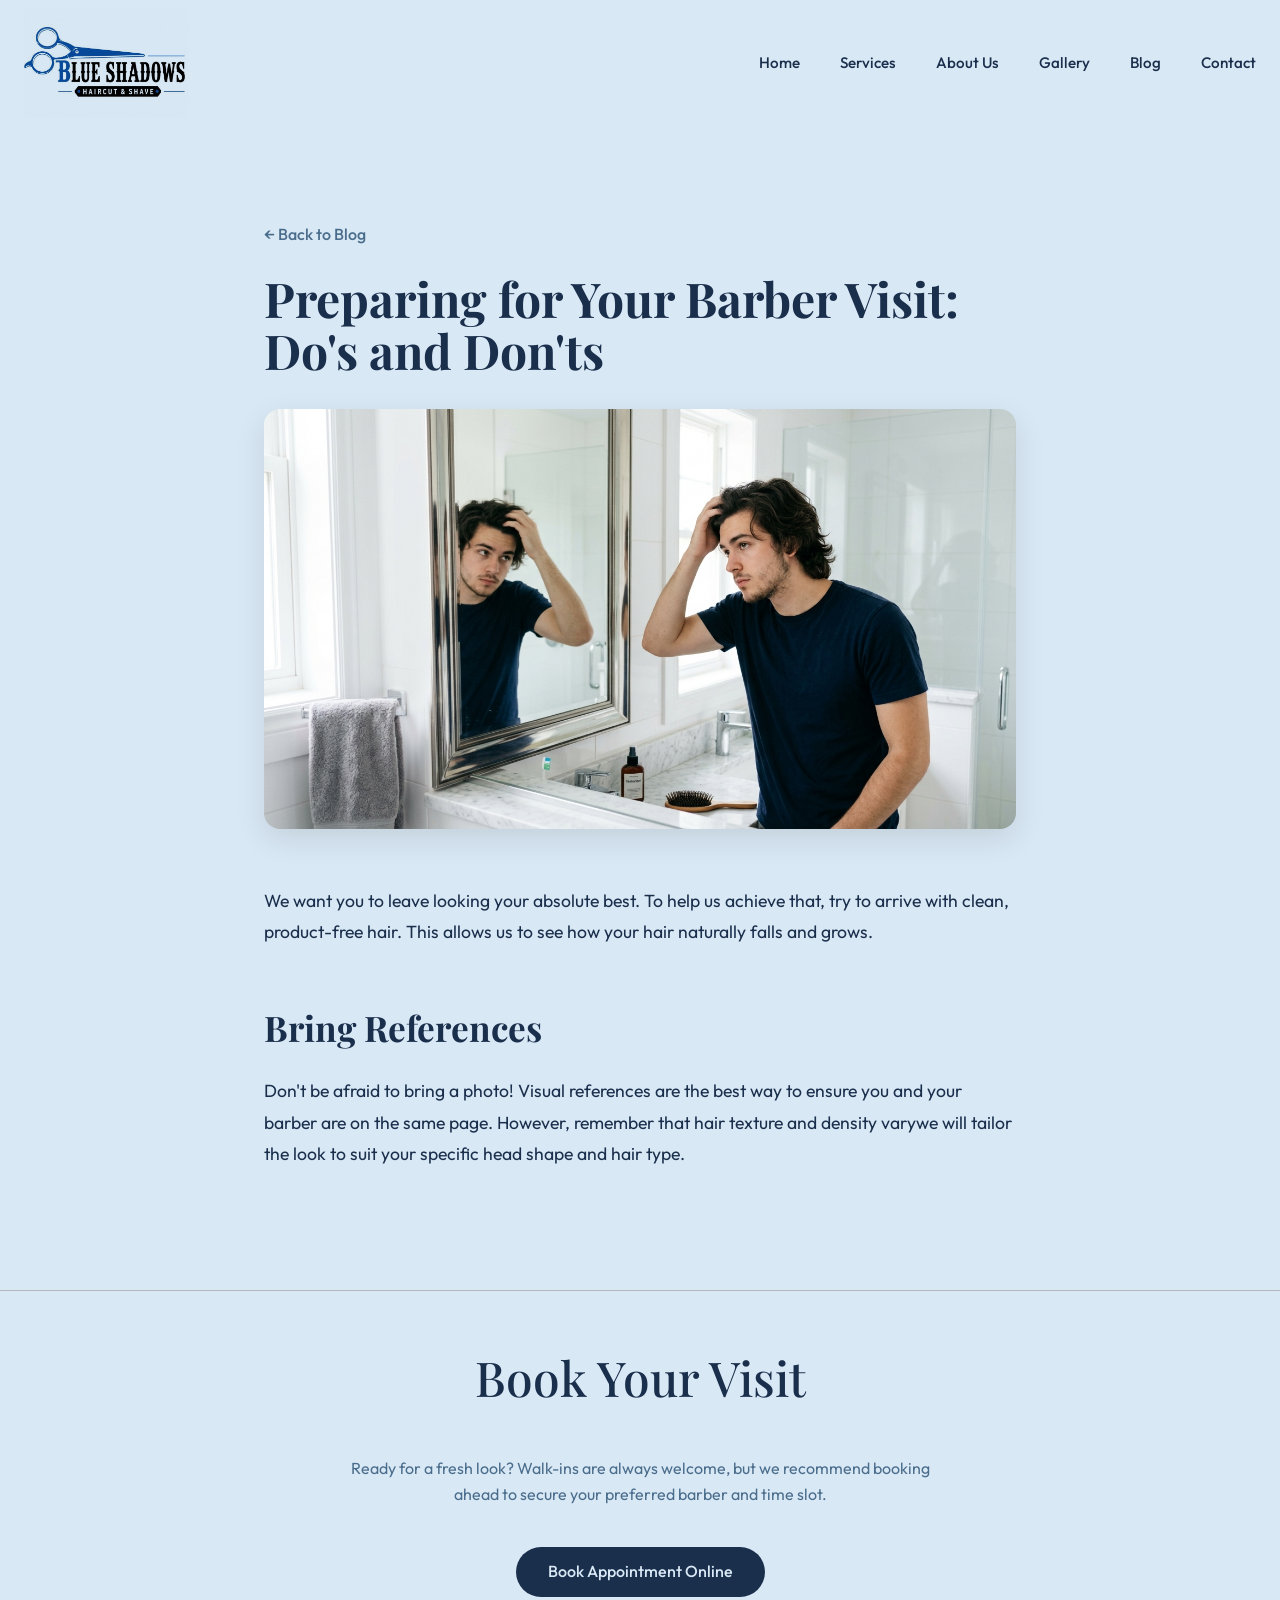
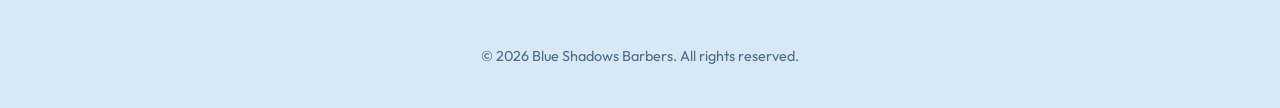
<file: blog-post-6.html>
<!DOCTYPE html>
<html lang="en">
<head>
  <meta charset="UTF-8">
  <meta name="viewport" content="width=device-width, initial-scale=1.0">
  <title>Preparing for Your Barber Visit: Do's and Don'ts | Blue Shadows Barbers</title>
  <link rel="preconnect" href="https://fonts.googleapis.com">
  <link rel="preconnect" href="https://fonts.gstatic.com" crossorigin>
  <link href="https://fonts.googleapis.com/css2?family=Outfit:wght@300;400;500;600&family=Playfair+Display:ital,wght@0,400;0,500;0,600;1,400;1,500&display=swap" rel="stylesheet">
  <link rel="stylesheet" href="style.css?v=12">

<!-- Google tag (gtag.js) -->
<script async src="https://www.googletagmanager.com/gtag/js?id=AW-17551570187"></script>
<script async src="https://www.googletagmanager.com/gtag/js?id=AW-18423073306"></script>
<script>
  window.dataLayer = window.dataLayer || [];
  function gtag(){dataLayer.push(arguments);}
  gtag('js', new Date());

  gtag('config', 'AW-17551570187');
  gtag('config', 'AW-18423073306');

  function gtag_report_conversion(url) {
    var callback = function () {
      if (typeof(url) != 'undefined') {
        window.open(url, '_blank');
      }
    };
    gtag('event', 'conversion', {
        'send_to': 'AW-17551570187/qe3NCIyTnPqCEIvqnrFB',
        'value': 1.0,
        'currency': 'CAD',
        'event_callback': callback
    });
    return false;
  }

  // Automatic listener to track any Call or Booking click
  document.addEventListener('DOMContentLoaded', function() {
    document.querySelectorAll('a[href^="tel:"], a[href*="squareup.com"]').forEach(function(el) {
      el.addEventListener('click', function() {
        gtag('event', 'conversion', {
          'send_to': 'AW-17551570187/qe3NCIyTnPqCEIvqnrFB',
          'value': 1.0,
          'currency': 'CAD'
        });
      });
    });
  });
</script>

  <!-- Favicon -->
  <link rel="icon" type="image/svg+xml" href="favicon.svg">
  <link rel="icon" type="image/x-icon" href="favicon.ico">
  <link rel="icon" type="image/png" sizes="32x32" href="favicon-32x32.png">
  <link rel="icon" type="image/png" sizes="16x16" href="favicon-16x16.png">
  <link rel="apple-touch-icon" sizes="180x180" href="apple-touch-icon.png">
  <link rel="manifest" href="site.webmanifest">
</head>
<body>
  <header style="background-color: var(--color-bg-primary); padding: var(--space-xs) var(--space-md);">
    <nav class="navbar">
      <a href="index.html" class="brand-logo">
        <img src="logo-processed.png" alt="Blue Shadows Logo" class="custom-logo-img">
      </a>
      <div class="nav-links" id="navLinks">
        <a href="index.html">Home</a>
        <a href="index.html#services">Services</a>
        <a href="index.html#about">About Us</a>
        <a href="gallery.html">Gallery</a>
        <a href="blog.html">Blog</a>
        <a href="index.html#contact">Contact</a>
      </div>
    </nav>
  </header>

        <article style="max-width: 800px; margin: 0 auto; padding: var(--space-4xl) var(--space-md); min-height: 80vh;">
            <a href="blog.html" style="color: var(--color-text-secondary); text-decoration: none; display: inline-block; margin-bottom: var(--space-md); font-weight: 500;">&larr; Back to Blog</a>
            <h1 style="font-family: var(--font-serif); font-size: 3rem; line-height: 1.1; margin-bottom: var(--space-lg); color: var(--color-text-primary);">Preparing for Your Barber Visit: Do's and Don'ts</h1>
            <img src="blog6_prep_1788350803255.jpg" alt="Preparing for Your Barber Visit: Do's and Don'ts" style="width: 100%; border-radius: var(--space-sm); margin-bottom: var(--space-2xl); box-shadow: 0 10px 30px rgba(0,0,0,0.1);">
            <div class="blog-content" style="font-size: 1.1rem; line-height: 1.8; color: var(--color-text-primary);">
                <p>We want you to leave looking your absolute best. To help us achieve that, try to arrive with clean, product-free hair. This allows us to see how your hair naturally falls and grows.</p><h2>Bring References</h2><p>Don't be afraid to bring a photo! Visual references are the best way to ensure you and your barber are on the same page. However, remember that hair texture and density varywe will tailor the look to suit your specific head shape and hair type.</p>
            </div>
        </article>
        
  <section id="contact" class="section-footer">
    <h2 class="services-title" style="margin-bottom: var(--space-xl);">Book Your Visit</h2>
    <p style="text-align: center; color: var(--color-text-secondary); max-width: 600px; margin-bottom: var(--space-xl);">
      Ready for a fresh look? Walk-ins are always welcome, but we recommend booking ahead to secure your preferred barber and time slot.
    </p>
    <a href="https://book.squareup.com/appointments/d34rhdcazwo38t/location/L2K4HDPJ9GD77" class="btn btn-primary" target="_blank" onclick="gtag('event', 'conversion', {'send_to': 'AW-17551570187/qe3NCIyTnPqCEIvqnrFB', 'value': 1.0, 'currency': 'CAD'});" rel="noopener noreferrer">Book Appointment Online</a>
    <div style="margin-top: var(--space-2xl); text-align: center; font-size: 0.9rem; color: var(--color-text-secondary);">
      &copy; 2026 Blue Shadows Barbers. All rights reserved.
    </div>
  </section>

<!-- STICKY FOOTER CTA -->
<div class="sticky-footer-cta">
  <a href="tel:+19058647318" onclick="gtag('event', 'conversion', {'send_to': 'AW-17551570187/qe3NCIyTnPqCEIvqnrFB', 'value': 1.0, 'currency': 'CAD'});" class="btn btn-secondary sticky-btn">
    <svg viewBox="0 0 24 24" width="18" height="18" stroke="currentColor" stroke-width="2" fill="none" stroke-linecap="round" stroke-linejoin="round" style="vertical-align: sub; margin-right: 5px;"><path d="M22 16.92v3a2 2 0 0 1-2.18 2 19.79 19.79 0 0 1-8.63-3.07 19.5 19.5 0 0 1-6-6 19.79 19.79 0 0 1-3.07-8.67A2 2 0 0 1 4.11 2h3a2 2 0 0 1 2 1.72 12.84 12.84 0 0 0 .7 2.81 2 2 0 0 1-.45 2.11L8.09 9.91a16 16 0 0 0 6 6l1.27-1.27a2 2 0 0 1 2.11-.45 12.84 12.84 0 0 0 2.81.7A2 2 0 0 1 22 16.92z"></path></svg>
    CALL US
  </a>
  <a href="https://book.squareup.com/appointments/d34rhdcazwo38t/location/L2K4HDPJ9GD77" target="_blank" onclick="gtag('event', 'conversion', {'send_to': 'AW-17551570187/qe3NCIyTnPqCEIvqnrFB', 'value': 1.0, 'currency': 'CAD'});" rel="noopener noreferrer" class="btn btn-primary sticky-btn">
    BOOK NOW &rarr;
  </a>
</div>

</body>
</html>
</file>
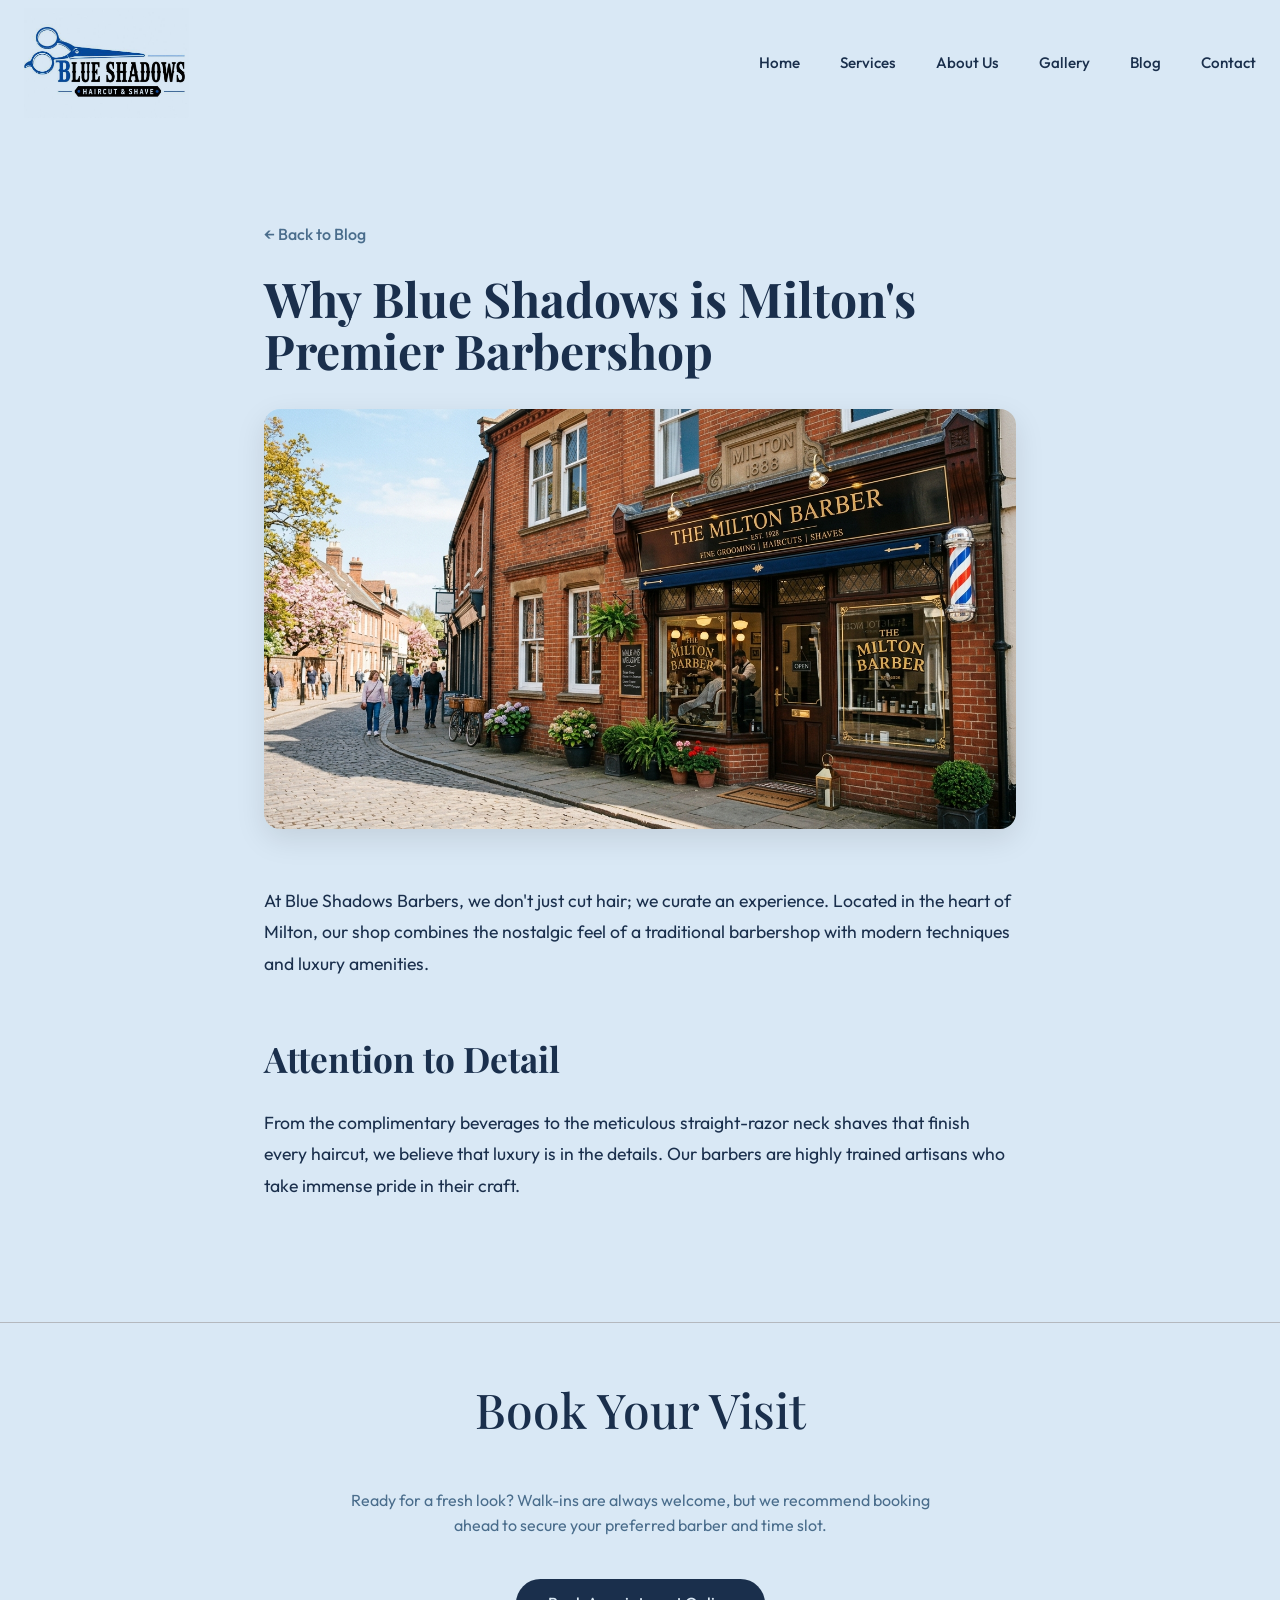
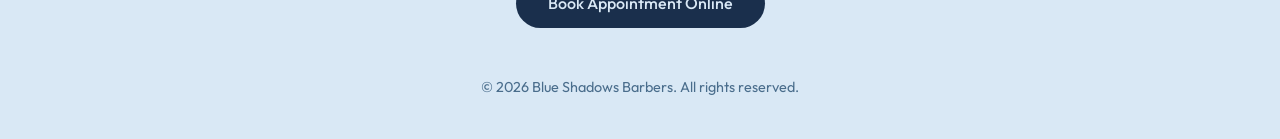
<file: blog-post-7.html>
<!DOCTYPE html>
<html lang="en">
<head>
  <meta charset="UTF-8">
  <meta name="viewport" content="width=device-width, initial-scale=1.0">
  <title>Why Blue Shadows is Milton's Premier Barbershop | Blue Shadows Barbers</title>
  <link rel="preconnect" href="https://fonts.googleapis.com">
  <link rel="preconnect" href="https://fonts.gstatic.com" crossorigin>
  <link href="https://fonts.googleapis.com/css2?family=Outfit:wght@300;400;500;600&family=Playfair+Display:ital,wght@0,400;0,500;0,600;1,400;1,500&display=swap" rel="stylesheet">
  <link rel="stylesheet" href="style.css?v=12">

<!-- Google tag (gtag.js) -->
<script async src="https://www.googletagmanager.com/gtag/js?id=AW-17551570187"></script>
<script async src="https://www.googletagmanager.com/gtag/js?id=AW-18423073306"></script>
<script>
  window.dataLayer = window.dataLayer || [];
  function gtag(){dataLayer.push(arguments);}
  gtag('js', new Date());

  gtag('config', 'AW-17551570187');
  gtag('config', 'AW-18423073306');

  function gtag_report_conversion(url) {
    var callback = function () {
      if (typeof(url) != 'undefined') {
        window.open(url, '_blank');
      }
    };
    gtag('event', 'conversion', {
        'send_to': 'AW-17551570187/qe3NCIyTnPqCEIvqnrFB',
        'value': 1.0,
        'currency': 'CAD',
        'event_callback': callback
    });
    return false;
  }

  // Automatic listener to track any Call or Booking click
  document.addEventListener('DOMContentLoaded', function() {
    document.querySelectorAll('a[href^="tel:"], a[href*="squareup.com"]').forEach(function(el) {
      el.addEventListener('click', function() {
        gtag('event', 'conversion', {
          'send_to': 'AW-17551570187/qe3NCIyTnPqCEIvqnrFB',
          'value': 1.0,
          'currency': 'CAD'
        });
      });
    });
  });
</script>

  <!-- Favicon -->
  <link rel="icon" type="image/svg+xml" href="favicon.svg">
  <link rel="icon" type="image/x-icon" href="favicon.ico">
  <link rel="icon" type="image/png" sizes="32x32" href="favicon-32x32.png">
  <link rel="icon" type="image/png" sizes="16x16" href="favicon-16x16.png">
  <link rel="apple-touch-icon" sizes="180x180" href="apple-touch-icon.png">
  <link rel="manifest" href="site.webmanifest">
</head>
<body>
  <header style="background-color: var(--color-bg-primary); padding: var(--space-xs) var(--space-md);">
    <nav class="navbar">
      <a href="index.html" class="brand-logo">
        <img src="logo-processed.png" alt="Blue Shadows Logo" class="custom-logo-img">
      </a>
      <div class="nav-links" id="navLinks">
        <a href="index.html">Home</a>
        <a href="index.html#services">Services</a>
        <a href="index.html#about">About Us</a>
        <a href="gallery.html">Gallery</a>
        <a href="blog.html">Blog</a>
        <a href="index.html#contact">Contact</a>
      </div>
    </nav>
  </header>

        <article style="max-width: 800px; margin: 0 auto; padding: var(--space-4xl) var(--space-md); min-height: 80vh;">
            <a href="blog.html" style="color: var(--color-text-secondary); text-decoration: none; display: inline-block; margin-bottom: var(--space-md); font-weight: 500;">&larr; Back to Blog</a>
            <h1 style="font-family: var(--font-serif); font-size: 3rem; line-height: 1.1; margin-bottom: var(--space-lg); color: var(--color-text-primary);">Why Blue Shadows is Milton's Premier Barbershop</h1>
            <img src="blog7_milton_1788350817382.jpg" alt="Why Blue Shadows is Milton's Premier Barbershop" style="width: 100%; border-radius: var(--space-sm); margin-bottom: var(--space-2xl); box-shadow: 0 10px 30px rgba(0,0,0,0.1);">
            <div class="blog-content" style="font-size: 1.1rem; line-height: 1.8; color: var(--color-text-primary);">
                <p>At Blue Shadows Barbers, we don't just cut hair; we curate an experience. Located in the heart of Milton, our shop combines the nostalgic feel of a traditional barbershop with modern techniques and luxury amenities.</p><h2>Attention to Detail</h2><p>From the complimentary beverages to the meticulous straight-razor neck shaves that finish every haircut, we believe that luxury is in the details. Our barbers are highly trained artisans who take immense pride in their craft.</p>
            </div>
        </article>
        
  <section id="contact" class="section-footer">
    <h2 class="services-title" style="margin-bottom: var(--space-xl);">Book Your Visit</h2>
    <p style="text-align: center; color: var(--color-text-secondary); max-width: 600px; margin-bottom: var(--space-xl);">
      Ready for a fresh look? Walk-ins are always welcome, but we recommend booking ahead to secure your preferred barber and time slot.
    </p>
    <a href="https://book.squareup.com/appointments/d34rhdcazwo38t/location/L2K4HDPJ9GD77" class="btn btn-primary" target="_blank" onclick="gtag('event', 'conversion', {'send_to': 'AW-17551570187/qe3NCIyTnPqCEIvqnrFB', 'value': 1.0, 'currency': 'CAD'});" rel="noopener noreferrer">Book Appointment Online</a>
    <div style="margin-top: var(--space-2xl); text-align: center; font-size: 0.9rem; color: var(--color-text-secondary);">
      &copy; 2026 Blue Shadows Barbers. All rights reserved.
    </div>
  </section>

<!-- STICKY FOOTER CTA -->
<div class="sticky-footer-cta">
  <a href="tel:+19058647318" onclick="gtag('event', 'conversion', {'send_to': 'AW-17551570187/qe3NCIyTnPqCEIvqnrFB', 'value': 1.0, 'currency': 'CAD'});" class="btn btn-secondary sticky-btn">
    <svg viewBox="0 0 24 24" width="18" height="18" stroke="currentColor" stroke-width="2" fill="none" stroke-linecap="round" stroke-linejoin="round" style="vertical-align: sub; margin-right: 5px;"><path d="M22 16.92v3a2 2 0 0 1-2.18 2 19.79 19.79 0 0 1-8.63-3.07 19.5 19.5 0 0 1-6-6 19.79 19.79 0 0 1-3.07-8.67A2 2 0 0 1 4.11 2h3a2 2 0 0 1 2 1.72 12.84 12.84 0 0 0 .7 2.81 2 2 0 0 1-.45 2.11L8.09 9.91a16 16 0 0 0 6 6l1.27-1.27a2 2 0 0 1 2.11-.45 12.84 12.84 0 0 0 2.81.7A2 2 0 0 1 22 16.92z"></path></svg>
    CALL US
  </a>
  <a href="https://book.squareup.com/appointments/d34rhdcazwo38t/location/L2K4HDPJ9GD77" target="_blank" onclick="gtag('event', 'conversion', {'send_to': 'AW-17551570187/qe3NCIyTnPqCEIvqnrFB', 'value': 1.0, 'currency': 'CAD'});" rel="noopener noreferrer" class="btn btn-primary sticky-btn">
    BOOK NOW &rarr;
  </a>
</div>

</body>
</html>
</file>
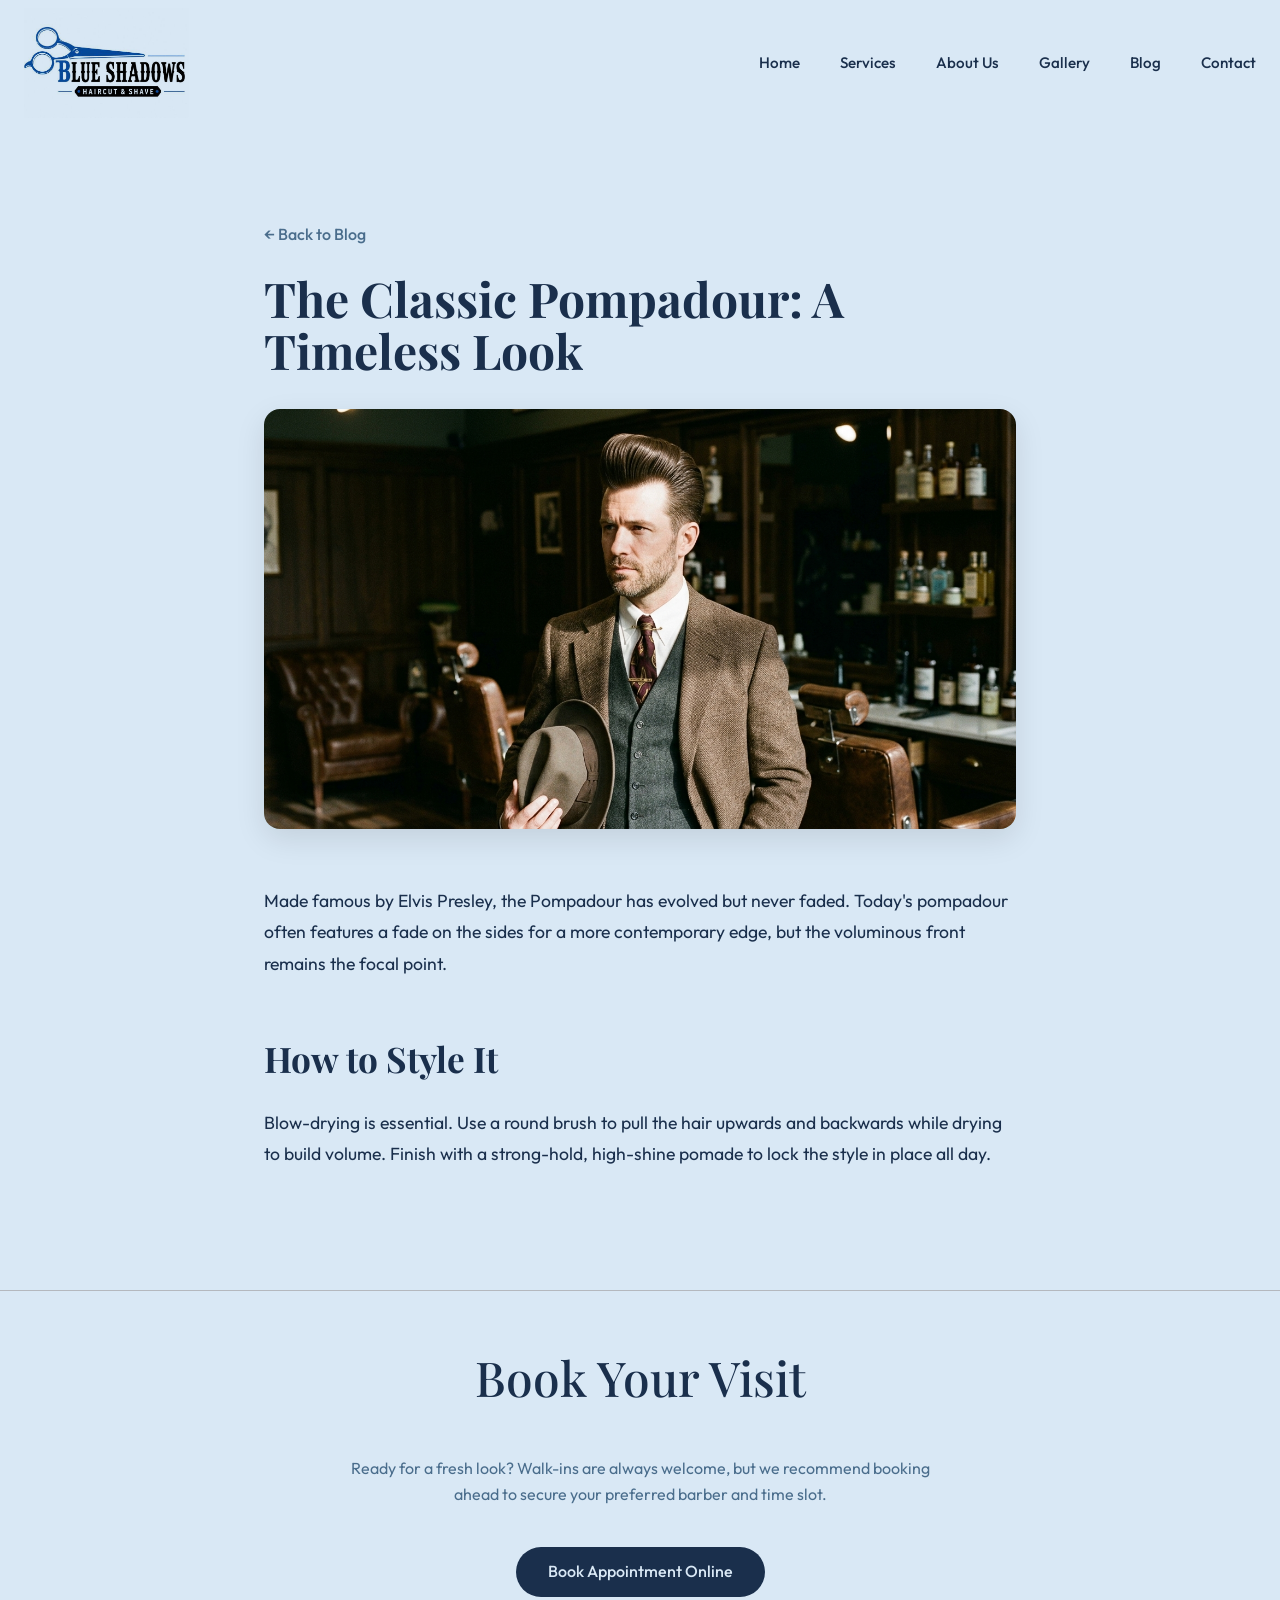
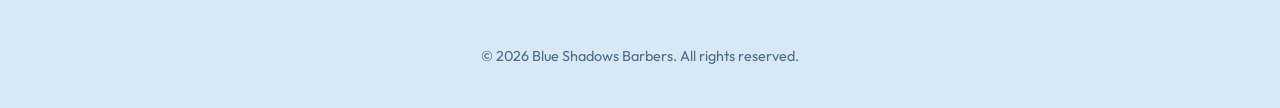
<file: blog-post-8.html>
<!DOCTYPE html>
<html lang="en">
<head>
  <meta charset="UTF-8">
  <meta name="viewport" content="width=device-width, initial-scale=1.0">
  <title>The Classic Pompadour: A Timeless Look | Blue Shadows Barbers</title>
  <link rel="preconnect" href="https://fonts.googleapis.com">
  <link rel="preconnect" href="https://fonts.gstatic.com" crossorigin>
  <link href="https://fonts.googleapis.com/css2?family=Outfit:wght@300;400;500;600&family=Playfair+Display:ital,wght@0,400;0,500;0,600;1,400;1,500&display=swap" rel="stylesheet">
  <link rel="stylesheet" href="style.css?v=12">

<!-- Google tag (gtag.js) -->
<script async src="https://www.googletagmanager.com/gtag/js?id=AW-17551570187"></script>
<script async src="https://www.googletagmanager.com/gtag/js?id=AW-18423073306"></script>
<script>
  window.dataLayer = window.dataLayer || [];
  function gtag(){dataLayer.push(arguments);}
  gtag('js', new Date());

  gtag('config', 'AW-17551570187');
  gtag('config', 'AW-18423073306');

  function gtag_report_conversion(url) {
    var callback = function () {
      if (typeof(url) != 'undefined') {
        window.open(url, '_blank');
      }
    };
    gtag('event', 'conversion', {
        'send_to': 'AW-17551570187/qe3NCIyTnPqCEIvqnrFB',
        'value': 1.0,
        'currency': 'CAD',
        'event_callback': callback
    });
    return false;
  }

  // Automatic listener to track any Call or Booking click
  document.addEventListener('DOMContentLoaded', function() {
    document.querySelectorAll('a[href^="tel:"], a[href*="squareup.com"]').forEach(function(el) {
      el.addEventListener('click', function() {
        gtag('event', 'conversion', {
          'send_to': 'AW-17551570187/qe3NCIyTnPqCEIvqnrFB',
          'value': 1.0,
          'currency': 'CAD'
        });
      });
    });
  });
</script>

  <!-- Favicon -->
  <link rel="icon" type="image/svg+xml" href="favicon.svg">
  <link rel="icon" type="image/x-icon" href="favicon.ico">
  <link rel="icon" type="image/png" sizes="32x32" href="favicon-32x32.png">
  <link rel="icon" type="image/png" sizes="16x16" href="favicon-16x16.png">
  <link rel="apple-touch-icon" sizes="180x180" href="apple-touch-icon.png">
  <link rel="manifest" href="site.webmanifest">
</head>
<body>
  <header style="background-color: var(--color-bg-primary); padding: var(--space-xs) var(--space-md);">
    <nav class="navbar">
      <a href="index.html" class="brand-logo">
        <img src="logo-processed.png" alt="Blue Shadows Logo" class="custom-logo-img">
      </a>
      <div class="nav-links" id="navLinks">
        <a href="index.html">Home</a>
        <a href="index.html#services">Services</a>
        <a href="index.html#about">About Us</a>
        <a href="gallery.html">Gallery</a>
        <a href="blog.html">Blog</a>
        <a href="index.html#contact">Contact</a>
      </div>
    </nav>
  </header>

        <article style="max-width: 800px; margin: 0 auto; padding: var(--space-4xl) var(--space-md); min-height: 80vh;">
            <a href="blog.html" style="color: var(--color-text-secondary); text-decoration: none; display: inline-block; margin-bottom: var(--space-md); font-weight: 500;">&larr; Back to Blog</a>
            <h1 style="font-family: var(--font-serif); font-size: 3rem; line-height: 1.1; margin-bottom: var(--space-lg); color: var(--color-text-primary);">The Classic Pompadour: A Timeless Look</h1>
            <img src="blog8_pompadour_1788350828548.jpg" alt="The Classic Pompadour: A Timeless Look" style="width: 100%; border-radius: var(--space-sm); margin-bottom: var(--space-2xl); box-shadow: 0 10px 30px rgba(0,0,0,0.1);">
            <div class="blog-content" style="font-size: 1.1rem; line-height: 1.8; color: var(--color-text-primary);">
                <p>Made famous by Elvis Presley, the Pompadour has evolved but never faded. Today's pompadour often features a fade on the sides for a more contemporary edge, but the voluminous front remains the focal point.</p><h2>How to Style It</h2><p>Blow-drying is essential. Use a round brush to pull the hair upwards and backwards while drying to build volume. Finish with a strong-hold, high-shine pomade to lock the style in place all day.</p>
            </div>
        </article>
        
  <section id="contact" class="section-footer">
    <h2 class="services-title" style="margin-bottom: var(--space-xl);">Book Your Visit</h2>
    <p style="text-align: center; color: var(--color-text-secondary); max-width: 600px; margin-bottom: var(--space-xl);">
      Ready for a fresh look? Walk-ins are always welcome, but we recommend booking ahead to secure your preferred barber and time slot.
    </p>
    <a href="https://book.squareup.com/appointments/d34rhdcazwo38t/location/L2K4HDPJ9GD77" class="btn btn-primary" target="_blank" onclick="gtag('event', 'conversion', {'send_to': 'AW-17551570187/qe3NCIyTnPqCEIvqnrFB', 'value': 1.0, 'currency': 'CAD'});" rel="noopener noreferrer">Book Appointment Online</a>
    <div style="margin-top: var(--space-2xl); text-align: center; font-size: 0.9rem; color: var(--color-text-secondary);">
      &copy; 2026 Blue Shadows Barbers. All rights reserved.
    </div>
  </section>

<!-- STICKY FOOTER CTA -->
<div class="sticky-footer-cta">
  <a href="tel:+19058647318" onclick="gtag('event', 'conversion', {'send_to': 'AW-17551570187/qe3NCIyTnPqCEIvqnrFB', 'value': 1.0, 'currency': 'CAD'});" class="btn btn-secondary sticky-btn">
    <svg viewBox="0 0 24 24" width="18" height="18" stroke="currentColor" stroke-width="2" fill="none" stroke-linecap="round" stroke-linejoin="round" style="vertical-align: sub; margin-right: 5px;"><path d="M22 16.92v3a2 2 0 0 1-2.18 2 19.79 19.79 0 0 1-8.63-3.07 19.5 19.5 0 0 1-6-6 19.79 19.79 0 0 1-3.07-8.67A2 2 0 0 1 4.11 2h3a2 2 0 0 1 2 1.72 12.84 12.84 0 0 0 .7 2.81 2 2 0 0 1-.45 2.11L8.09 9.91a16 16 0 0 0 6 6l1.27-1.27a2 2 0 0 1 2.11-.45 12.84 12.84 0 0 0 2.81.7A2 2 0 0 1 22 16.92z"></path></svg>
    CALL US
  </a>
  <a href="https://book.squareup.com/appointments/d34rhdcazwo38t/location/L2K4HDPJ9GD77" target="_blank" onclick="gtag('event', 'conversion', {'send_to': 'AW-17551570187/qe3NCIyTnPqCEIvqnrFB', 'value': 1.0, 'currency': 'CAD'});" rel="noopener noreferrer" class="btn btn-primary sticky-btn">
    BOOK NOW &rarr;
  </a>
</div>

</body>
</html>
</file>
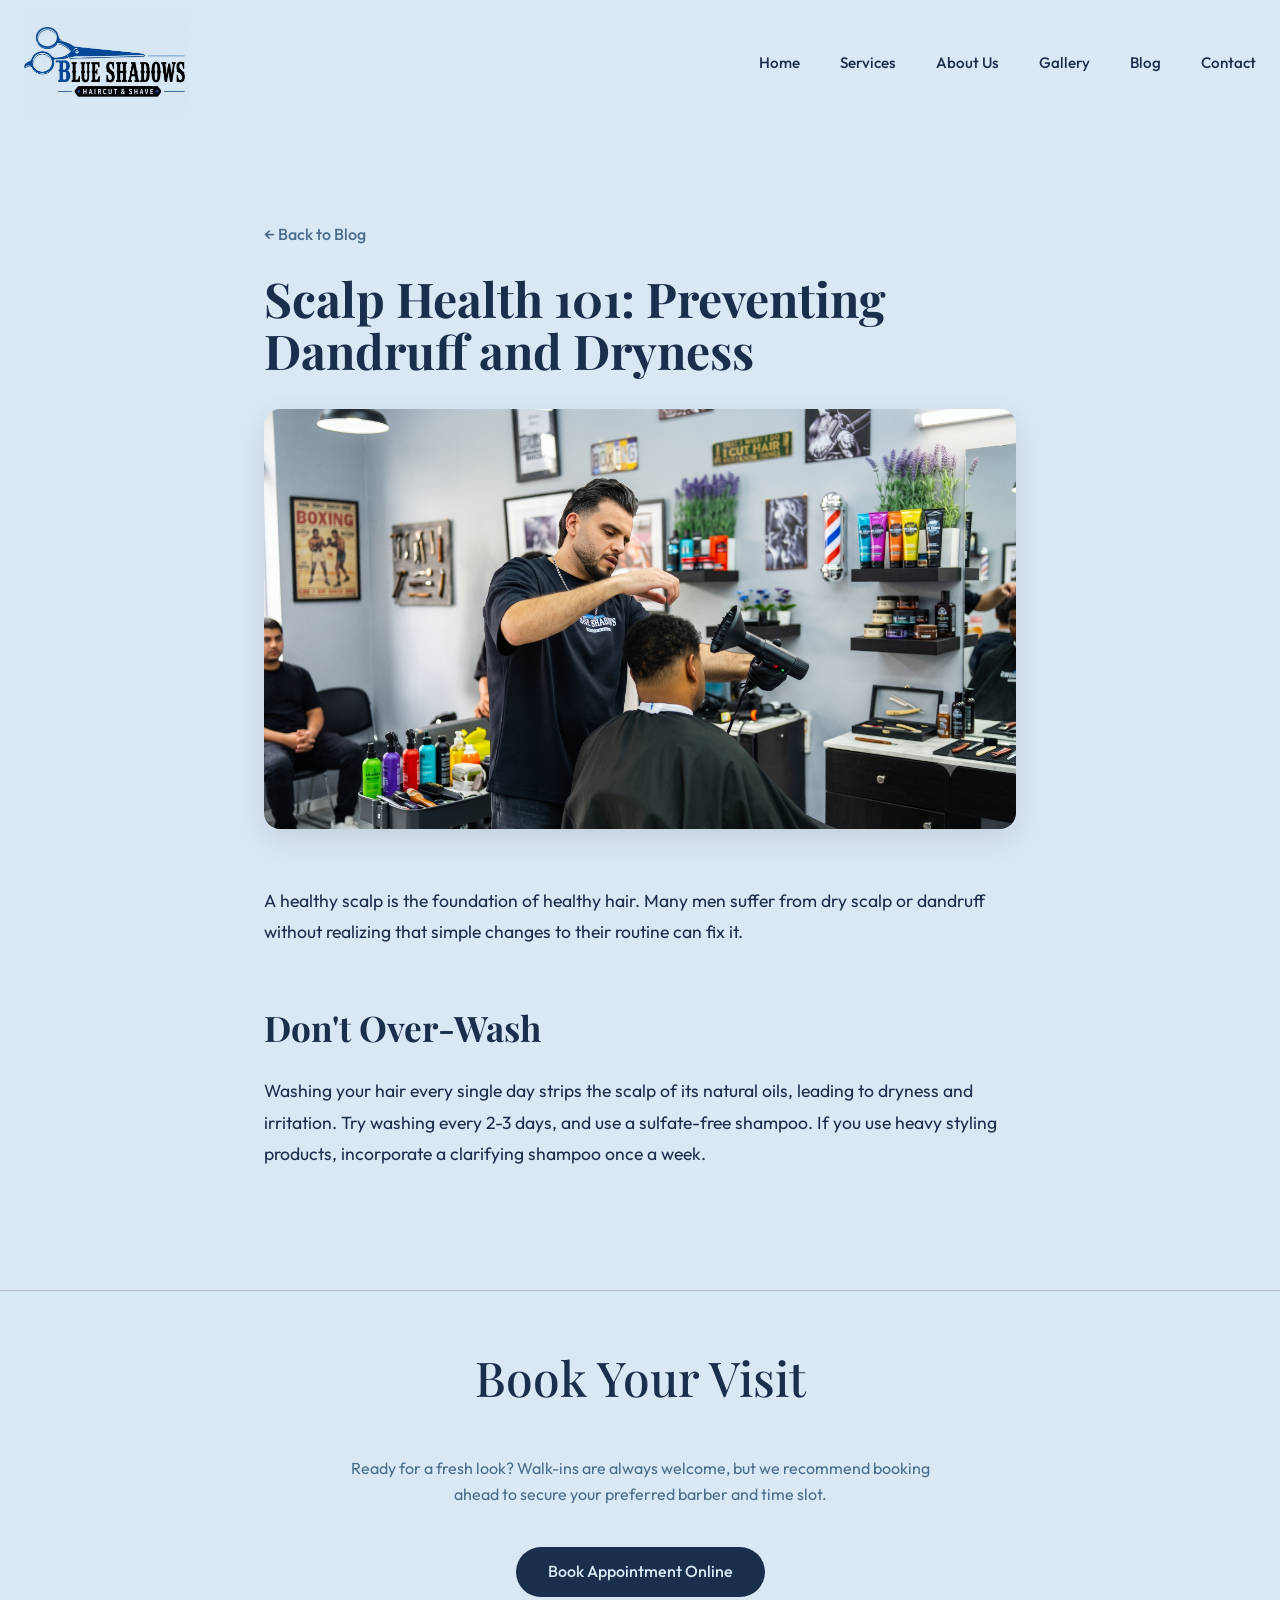
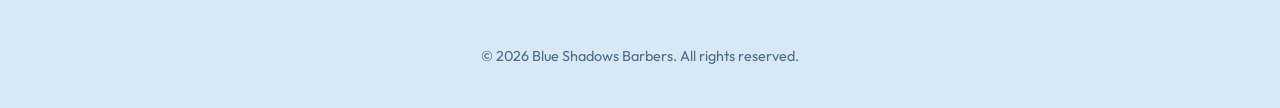
<file: blog-post-9.html>
<!DOCTYPE html>
<html lang="en">
<head>
  <meta charset="UTF-8">
  <meta name="viewport" content="width=device-width, initial-scale=1.0">
  <title>Scalp Health 101: Preventing Dandruff and Dryness | Blue Shadows Barbers</title>
  <link rel="preconnect" href="https://fonts.googleapis.com">
  <link rel="preconnect" href="https://fonts.gstatic.com" crossorigin>
  <link href="https://fonts.googleapis.com/css2?family=Outfit:wght@300;400;500;600&family=Playfair+Display:ital,wght@0,400;0,500;0,600;1,400;1,500&display=swap" rel="stylesheet">
  <link rel="stylesheet" href="style.css?v=12">

<!-- Google tag (gtag.js) -->
<script async src="https://www.googletagmanager.com/gtag/js?id=AW-17551570187"></script>
<script async src="https://www.googletagmanager.com/gtag/js?id=AW-18423073306"></script>
<script>
  window.dataLayer = window.dataLayer || [];
  function gtag(){dataLayer.push(arguments);}
  gtag('js', new Date());

  gtag('config', 'AW-17551570187');
  gtag('config', 'AW-18423073306');

  function gtag_report_conversion(url) {
    var callback = function () {
      if (typeof(url) != 'undefined') {
        window.open(url, '_blank');
      }
    };
    gtag('event', 'conversion', {
        'send_to': 'AW-17551570187/qe3NCIyTnPqCEIvqnrFB',
        'value': 1.0,
        'currency': 'CAD',
        'event_callback': callback
    });
    return false;
  }

  // Automatic listener to track any Call or Booking click
  document.addEventListener('DOMContentLoaded', function() {
    document.querySelectorAll('a[href^="tel:"], a[href*="squareup.com"]').forEach(function(el) {
      el.addEventListener('click', function() {
        gtag('event', 'conversion', {
          'send_to': 'AW-17551570187/qe3NCIyTnPqCEIvqnrFB',
          'value': 1.0,
          'currency': 'CAD'
        });
      });
    });
  });
</script>

  <!-- Favicon -->
  <link rel="icon" type="image/svg+xml" href="favicon.svg">
  <link rel="icon" type="image/x-icon" href="favicon.ico">
  <link rel="icon" type="image/png" sizes="32x32" href="favicon-32x32.png">
  <link rel="icon" type="image/png" sizes="16x16" href="favicon-16x16.png">
  <link rel="apple-touch-icon" sizes="180x180" href="apple-touch-icon.png">
  <link rel="manifest" href="site.webmanifest">
</head>
<body>
  <header style="background-color: var(--color-bg-primary); padding: var(--space-xs) var(--space-md);">
    <nav class="navbar">
      <a href="index.html" class="brand-logo">
        <img src="logo-processed.png" alt="Blue Shadows Logo" class="custom-logo-img">
      </a>
      <div class="nav-links" id="navLinks">
        <a href="index.html">Home</a>
        <a href="index.html#services">Services</a>
        <a href="index.html#about">About Us</a>
        <a href="gallery.html">Gallery</a>
        <a href="blog.html">Blog</a>
        <a href="index.html#contact">Contact</a>
      </div>
    </nav>
  </header>

        <article style="max-width: 800px; margin: 0 auto; padding: var(--space-4xl) var(--space-md); min-height: 80vh;">
            <a href="blog.html" style="color: var(--color-text-secondary); text-decoration: none; display: inline-block; margin-bottom: var(--space-md); font-weight: 500;">&larr; Back to Blog</a>
            <h1 style="font-family: var(--font-serif); font-size: 3rem; line-height: 1.1; margin-bottom: var(--space-lg); color: var(--color-text-primary);">Scalp Health 101: Preventing Dandruff and Dryness</h1>
            <img src="hero-new.png" alt="Scalp Health 101: Preventing Dandruff and Dryness" style="width: 100%; border-radius: var(--space-sm); margin-bottom: var(--space-2xl); box-shadow: 0 10px 30px rgba(0,0,0,0.1);">
            <div class="blog-content" style="font-size: 1.1rem; line-height: 1.8; color: var(--color-text-primary);">
                <p>A healthy scalp is the foundation of healthy hair. Many men suffer from dry scalp or dandruff without realizing that simple changes to their routine can fix it.</p><h2>Don't Over-Wash</h2><p>Washing your hair every single day strips the scalp of its natural oils, leading to dryness and irritation. Try washing every 2-3 days, and use a sulfate-free shampoo. If you use heavy styling products, incorporate a clarifying shampoo once a week.</p>
            </div>
        </article>
        
  <section id="contact" class="section-footer">
    <h2 class="services-title" style="margin-bottom: var(--space-xl);">Book Your Visit</h2>
    <p style="text-align: center; color: var(--color-text-secondary); max-width: 600px; margin-bottom: var(--space-xl);">
      Ready for a fresh look? Walk-ins are always welcome, but we recommend booking ahead to secure your preferred barber and time slot.
    </p>
    <a href="https://book.squareup.com/appointments/d34rhdcazwo38t/location/L2K4HDPJ9GD77" class="btn btn-primary" target="_blank" onclick="gtag('event', 'conversion', {'send_to': 'AW-17551570187/qe3NCIyTnPqCEIvqnrFB', 'value': 1.0, 'currency': 'CAD'});" rel="noopener noreferrer">Book Appointment Online</a>
    <div style="margin-top: var(--space-2xl); text-align: center; font-size: 0.9rem; color: var(--color-text-secondary);">
      &copy; 2026 Blue Shadows Barbers. All rights reserved.
    </div>
  </section>

<!-- STICKY FOOTER CTA -->
<div class="sticky-footer-cta">
  <a href="tel:+19058647318" onclick="gtag('event', 'conversion', {'send_to': 'AW-17551570187/qe3NCIyTnPqCEIvqnrFB', 'value': 1.0, 'currency': 'CAD'});" class="btn btn-secondary sticky-btn">
    <svg viewBox="0 0 24 24" width="18" height="18" stroke="currentColor" stroke-width="2" fill="none" stroke-linecap="round" stroke-linejoin="round" style="vertical-align: sub; margin-right: 5px;"><path d="M22 16.92v3a2 2 0 0 1-2.18 2 19.79 19.79 0 0 1-8.63-3.07 19.5 19.5 0 0 1-6-6 19.79 19.79 0 0 1-3.07-8.67A2 2 0 0 1 4.11 2h3a2 2 0 0 1 2 1.72 12.84 12.84 0 0 0 .7 2.81 2 2 0 0 1-.45 2.11L8.09 9.91a16 16 0 0 0 6 6l1.27-1.27a2 2 0 0 1 2.11-.45 12.84 12.84 0 0 0 2.81.7A2 2 0 0 1 22 16.92z"></path></svg>
    CALL US
  </a>
  <a href="https://book.squareup.com/appointments/d34rhdcazwo38t/location/L2K4HDPJ9GD77" target="_blank" onclick="gtag('event', 'conversion', {'send_to': 'AW-17551570187/qe3NCIyTnPqCEIvqnrFB', 'value': 1.0, 'currency': 'CAD'});" rel="noopener noreferrer" class="btn btn-primary sticky-btn">
    BOOK NOW &rarr;
  </a>
</div>

</body>
</html>
</file>
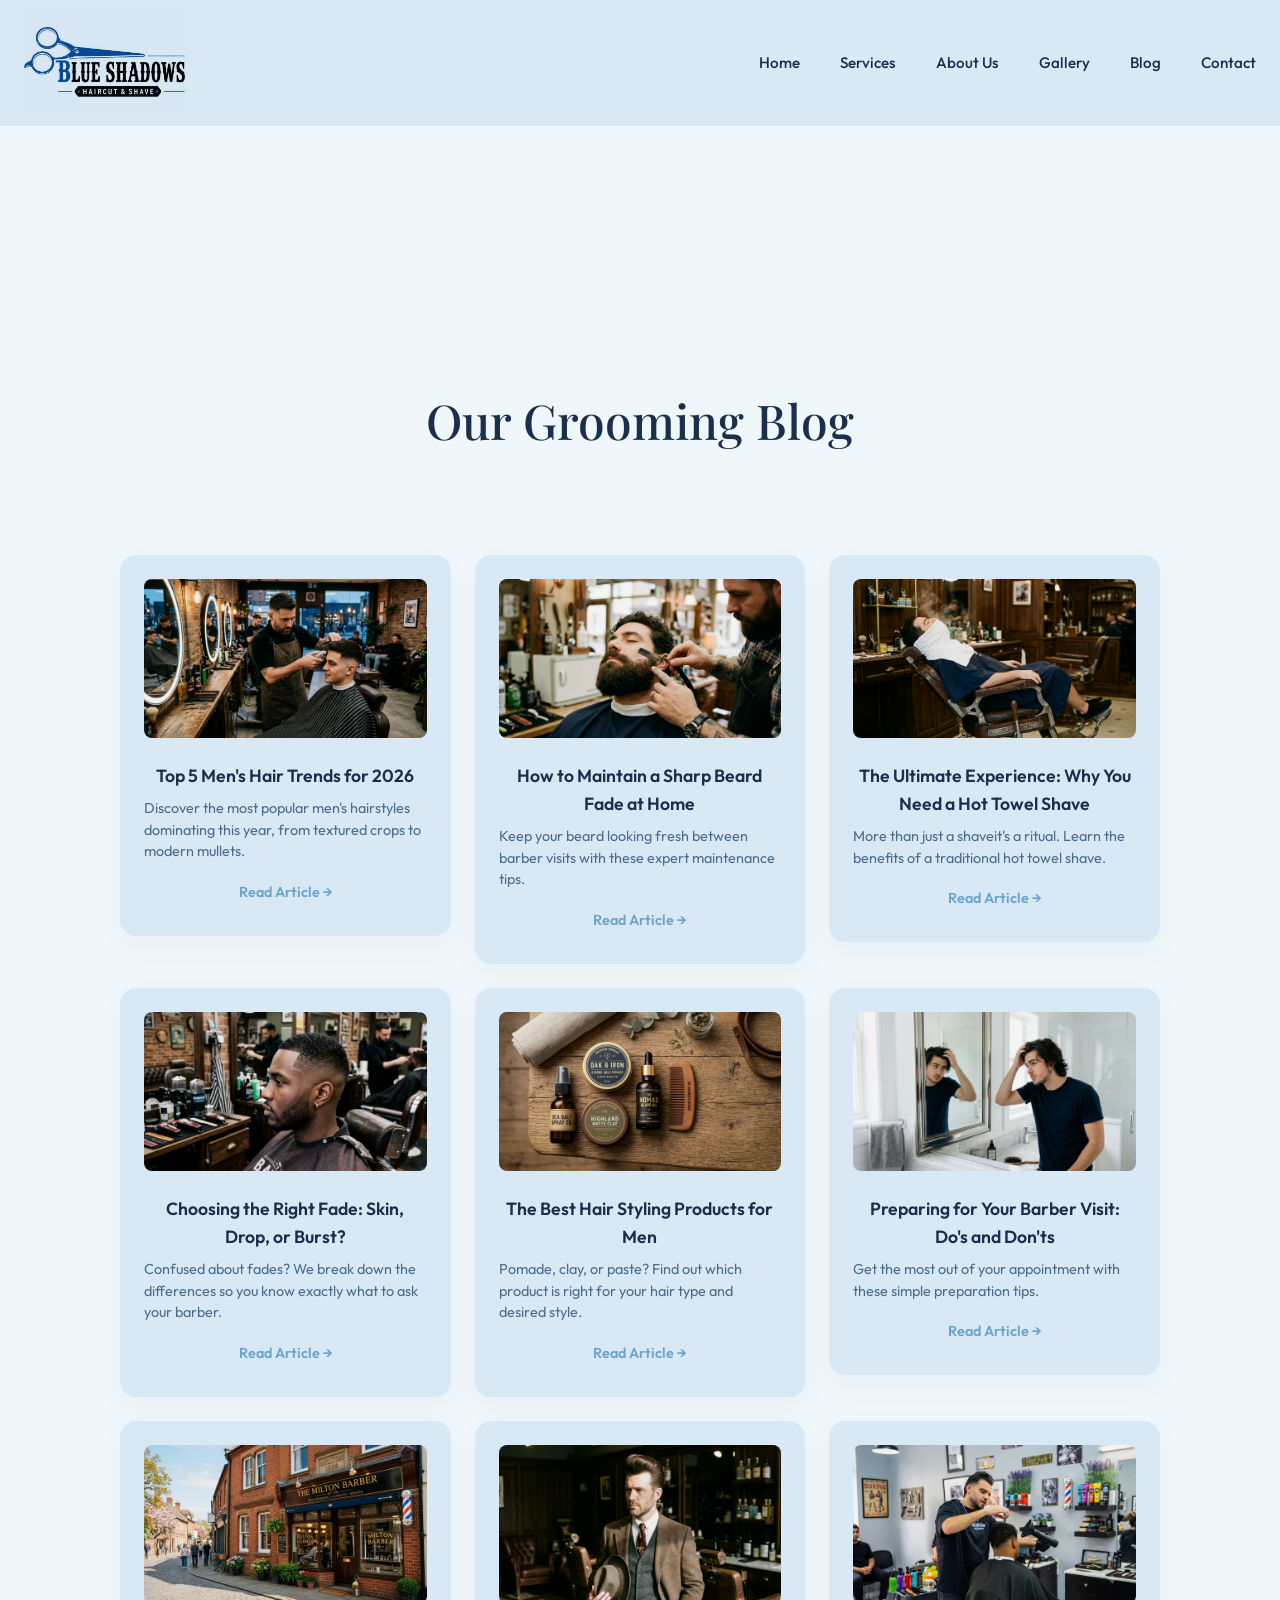
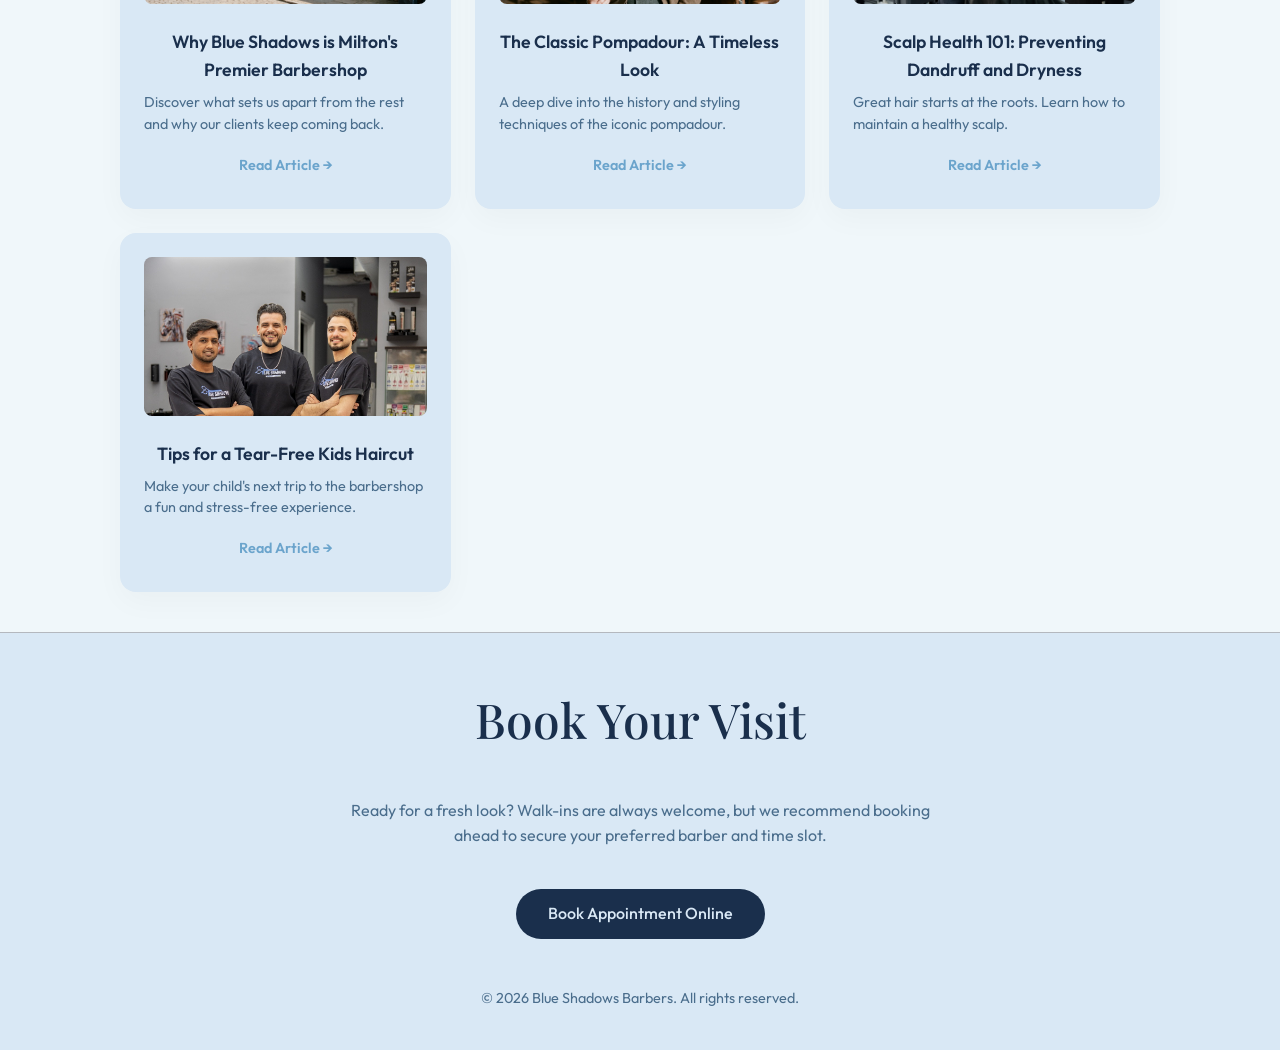
<file: blog.html>
<!DOCTYPE html>
<html lang="en">
<head>
  <meta charset="UTF-8">
  <meta name="viewport" content="width=device-width, initial-scale=1.0">
  <title>Blog | Blue Shadows Barbers</title>
  <link rel="preconnect" href="https://fonts.googleapis.com">
  <link rel="preconnect" href="https://fonts.gstatic.com" crossorigin>
  <link href="https://fonts.googleapis.com/css2?family=Outfit:wght@300;400;500;600&family=Playfair+Display:ital,wght@0,400;0,500;0,600;1,400;1,500&display=swap" rel="stylesheet">
  <link rel="stylesheet" href="style.css?v=12">

<!-- Google tag (gtag.js) -->
<script async src="https://www.googletagmanager.com/gtag/js?id=AW-17551570187"></script>
<script async src="https://www.googletagmanager.com/gtag/js?id=AW-18423073306"></script>
<script>
  window.dataLayer = window.dataLayer || [];
  function gtag(){dataLayer.push(arguments);}
  gtag('js', new Date());

  gtag('config', 'AW-17551570187');
  gtag('config', 'AW-18423073306');

  function gtag_report_conversion(url) {
    var callback = function () {
      if (typeof(url) != 'undefined') {
        window.open(url, '_blank');
      }
    };
    gtag('event', 'conversion', {
        'send_to': 'AW-17551570187/qe3NCIyTnPqCEIvqnrFB',
        'value': 1.0,
        'currency': 'CAD',
        'event_callback': callback
    });
    return false;
  }

  // Automatic listener to track any Call or Booking click
  document.addEventListener('DOMContentLoaded', function() {
    document.querySelectorAll('a[href^="tel:"], a[href*="squareup.com"]').forEach(function(el) {
      el.addEventListener('click', function() {
        gtag('event', 'conversion', {
          'send_to': 'AW-17551570187/qe3NCIyTnPqCEIvqnrFB',
          'value': 1.0,
          'currency': 'CAD'
        });
      });
    });
  });
</script>

  <!-- Favicon -->
  <link rel="icon" type="image/svg+xml" href="favicon.svg">
  <link rel="icon" type="image/x-icon" href="favicon.ico">
  <link rel="icon" type="image/png" sizes="32x32" href="favicon-32x32.png">
  <link rel="icon" type="image/png" sizes="16x16" href="favicon-16x16.png">
  <link rel="apple-touch-icon" sizes="180x180" href="apple-touch-icon.png">
  <link rel="manifest" href="site.webmanifest">
</head>
<body>
  <header style="background-color: var(--color-bg-primary); padding: var(--space-xs) var(--space-md);">
    <nav class="navbar">
      <a href="index.html" class="brand-logo">
        <img src="logo-processed.png" alt="Blue Shadows Logo" class="custom-logo-img">
      </a>
      <div class="nav-links" id="navLinks">
        <a href="index.html">Home</a>
        <a href="index.html#services">Services</a>
        <a href="index.html#about">About Us</a>
        <a href="gallery.html">Gallery</a>
        <a href="blog.html">Blog</a>
        <a href="index.html#contact">Contact</a>
      </div>
    </nav>
  </header>

    <section class="section-services" style="min-height: 80vh;">
      <h1 class="services-title" style="margin-bottom: var(--space-4xl);">Our Grooming Blog</h1>
      <div class="cards-grid" style="max-width: 1040px; margin: 0 auto;">
        
        <a href="blog-post-1.html" style="text-decoration: none;">
            <div class="card card-dark">
              <img src="blog1_trends_1788350569858.jpg" alt="Top 5 Men's Hair Trends for 2026" class="card-img" style="aspect-ratio: 16/9;">
              <div class="card-body">
                <h3 class="card-title" style="margin-bottom: 0;">Top 5 Men's Hair Trends for 2026</h3>
                <p class="card-desc" style="text-align: left;">Discover the most popular men's hairstyles dominating this year, from textured crops to modern mullets.</p>
                <div style="color: var(--color-accent); font-weight: 600; margin-top: 10px; font-size: 0.9rem;">Read Article &rarr;</div>
              </div>
            </div>
        </a>
        
        <a href="blog-post-2.html" style="text-decoration: none;">
            <div class="card card-dark">
              <img src="blog2_beard_1788350583473.jpg" alt="How to Maintain a Sharp Beard Fade at Home" class="card-img" style="aspect-ratio: 16/9;">
              <div class="card-body">
                <h3 class="card-title" style="margin-bottom: 0;">How to Maintain a Sharp Beard Fade at Home</h3>
                <p class="card-desc" style="text-align: left;">Keep your beard looking fresh between barber visits with these expert maintenance tips.</p>
                <div style="color: var(--color-accent); font-weight: 600; margin-top: 10px; font-size: 0.9rem;">Read Article &rarr;</div>
              </div>
            </div>
        </a>
        
        <a href="blog-post-3.html" style="text-decoration: none;">
            <div class="card card-dark">
              <img src="blog3_shave_1788350595644.jpg" alt="The Ultimate Experience: Why You Need a Hot Towel Shave" class="card-img" style="aspect-ratio: 16/9;">
              <div class="card-body">
                <h3 class="card-title" style="margin-bottom: 0;">The Ultimate Experience: Why You Need a Hot Towel Shave</h3>
                <p class="card-desc" style="text-align: left;">More than just a shaveit's a ritual. Learn the benefits of a traditional hot towel shave.</p>
                <div style="color: var(--color-accent); font-weight: 600; margin-top: 10px; font-size: 0.9rem;">Read Article &rarr;</div>
              </div>
            </div>
        </a>
        
        <a href="blog-post-4.html" style="text-decoration: none;">
            <div class="card card-dark">
              <img src="blog4_fade_1788350609232.jpg" alt="Choosing the Right Fade: Skin, Drop, or Burst?" class="card-img" style="aspect-ratio: 16/9;">
              <div class="card-body">
                <h3 class="card-title" style="margin-bottom: 0;">Choosing the Right Fade: Skin, Drop, or Burst?</h3>
                <p class="card-desc" style="text-align: left;">Confused about fades? We break down the differences so you know exactly what to ask your barber.</p>
                <div style="color: var(--color-accent); font-weight: 600; margin-top: 10px; font-size: 0.9rem;">Read Article &rarr;</div>
              </div>
            </div>
        </a>
        
        <a href="blog-post-5.html" style="text-decoration: none;">
            <div class="card card-dark">
              <img src="blog5_products_1788350754234.jpg" alt="The Best Hair Styling Products for Men" class="card-img" style="aspect-ratio: 16/9;">
              <div class="card-body">
                <h3 class="card-title" style="margin-bottom: 0;">The Best Hair Styling Products for Men</h3>
                <p class="card-desc" style="text-align: left;">Pomade, clay, or paste? Find out which product is right for your hair type and desired style.</p>
                <div style="color: var(--color-accent); font-weight: 600; margin-top: 10px; font-size: 0.9rem;">Read Article &rarr;</div>
              </div>
            </div>
        </a>
        
        <a href="blog-post-6.html" style="text-decoration: none;">
            <div class="card card-dark">
              <img src="blog6_prep_1788350803255.jpg" alt="Preparing for Your Barber Visit: Do's and Don'ts" class="card-img" style="aspect-ratio: 16/9;">
              <div class="card-body">
                <h3 class="card-title" style="margin-bottom: 0;">Preparing for Your Barber Visit: Do's and Don'ts</h3>
                <p class="card-desc" style="text-align: left;">Get the most out of your appointment with these simple preparation tips.</p>
                <div style="color: var(--color-accent); font-weight: 600; margin-top: 10px; font-size: 0.9rem;">Read Article &rarr;</div>
              </div>
            </div>
        </a>
        
        <a href="blog-post-7.html" style="text-decoration: none;">
            <div class="card card-dark">
              <img src="blog7_milton_1788350817382.jpg" alt="Why Blue Shadows is Milton's Premier Barbershop" class="card-img" style="aspect-ratio: 16/9;">
              <div class="card-body">
                <h3 class="card-title" style="margin-bottom: 0;">Why Blue Shadows is Milton's Premier Barbershop</h3>
                <p class="card-desc" style="text-align: left;">Discover what sets us apart from the rest and why our clients keep coming back.</p>
                <div style="color: var(--color-accent); font-weight: 600; margin-top: 10px; font-size: 0.9rem;">Read Article &rarr;</div>
              </div>
            </div>
        </a>
        
        <a href="blog-post-8.html" style="text-decoration: none;">
            <div class="card card-dark">
              <img src="blog8_pompadour_1788350828548.jpg" alt="The Classic Pompadour: A Timeless Look" class="card-img" style="aspect-ratio: 16/9;">
              <div class="card-body">
                <h3 class="card-title" style="margin-bottom: 0;">The Classic Pompadour: A Timeless Look</h3>
                <p class="card-desc" style="text-align: left;">A deep dive into the history and styling techniques of the iconic pompadour.</p>
                <div style="color: var(--color-accent); font-weight: 600; margin-top: 10px; font-size: 0.9rem;">Read Article &rarr;</div>
              </div>
            </div>
        </a>
        
        <a href="blog-post-9.html" style="text-decoration: none;">
            <div class="card card-dark">
              <img src="hero-new.png" alt="Scalp Health 101: Preventing Dandruff and Dryness" class="card-img" style="aspect-ratio: 16/9;">
              <div class="card-body">
                <h3 class="card-title" style="margin-bottom: 0;">Scalp Health 101: Preventing Dandruff and Dryness</h3>
                <p class="card-desc" style="text-align: left;">Great hair starts at the roots. Learn how to maintain a healthy scalp.</p>
                <div style="color: var(--color-accent); font-weight: 600; margin-top: 10px; font-size: 0.9rem;">Read Article &rarr;</div>
              </div>
            </div>
        </a>
        
        <a href="blog-post-10.html" style="text-decoration: none;">
            <div class="card card-dark">
              <img src="about-new.jpeg" alt="Tips for a Tear-Free Kids Haircut" class="card-img" style="aspect-ratio: 16/9;">
              <div class="card-body">
                <h3 class="card-title" style="margin-bottom: 0;">Tips for a Tear-Free Kids Haircut</h3>
                <p class="card-desc" style="text-align: left;">Make your child's next trip to the barbershop a fun and stress-free experience.</p>
                <div style="color: var(--color-accent); font-weight: 600; margin-top: 10px; font-size: 0.9rem;">Read Article &rarr;</div>
              </div>
            </div>
        </a>
        
      </div>
    </section>
    
  <section id="contact" class="section-footer">
    <h2 class="services-title" style="margin-bottom: var(--space-xl);">Book Your Visit</h2>
    <p style="text-align: center; color: var(--color-text-secondary); max-width: 600px; margin-bottom: var(--space-xl);">
      Ready for a fresh look? Walk-ins are always welcome, but we recommend booking ahead to secure your preferred barber and time slot.
    </p>
    <a href="https://book.squareup.com/appointments/d34rhdcazwo38t/location/L2K4HDPJ9GD77" class="btn btn-primary" target="_blank" onclick="gtag('event', 'conversion', {'send_to': 'AW-17551570187/qe3NCIyTnPqCEIvqnrFB', 'value': 1.0, 'currency': 'CAD'});" rel="noopener noreferrer">Book Appointment Online</a>
    <div style="margin-top: var(--space-2xl); text-align: center; font-size: 0.9rem; color: var(--color-text-secondary);">
      &copy; 2026 Blue Shadows Barbers. All rights reserved.
    </div>
  </section>

<!-- STICKY FOOTER CTA -->
<div class="sticky-footer-cta">
  <a href="tel:+19058647318" onclick="gtag('event', 'conversion', {'send_to': 'AW-17551570187/qe3NCIyTnPqCEIvqnrFB', 'value': 1.0, 'currency': 'CAD'});" class="btn btn-secondary sticky-btn">
    <svg viewBox="0 0 24 24" width="18" height="18" stroke="currentColor" stroke-width="2" fill="none" stroke-linecap="round" stroke-linejoin="round" style="vertical-align: sub; margin-right: 5px;"><path d="M22 16.92v3a2 2 0 0 1-2.18 2 19.79 19.79 0 0 1-8.63-3.07 19.5 19.5 0 0 1-6-6 19.79 19.79 0 0 1-3.07-8.67A2 2 0 0 1 4.11 2h3a2 2 0 0 1 2 1.72 12.84 12.84 0 0 0 .7 2.81 2 2 0 0 1-.45 2.11L8.09 9.91a16 16 0 0 0 6 6l1.27-1.27a2 2 0 0 1 2.11-.45 12.84 12.84 0 0 0 2.81.7A2 2 0 0 1 22 16.92z"></path></svg>
    CALL US
  </a>
  <a href="https://book.squareup.com/appointments/d34rhdcazwo38t/location/L2K4HDPJ9GD77" target="_blank" onclick="gtag('event', 'conversion', {'send_to': 'AW-17551570187/qe3NCIyTnPqCEIvqnrFB', 'value': 1.0, 'currency': 'CAD'});" rel="noopener noreferrer" class="btn btn-primary sticky-btn">
    BOOK NOW &rarr;
  </a>
</div>

</body>
</html>
</file>
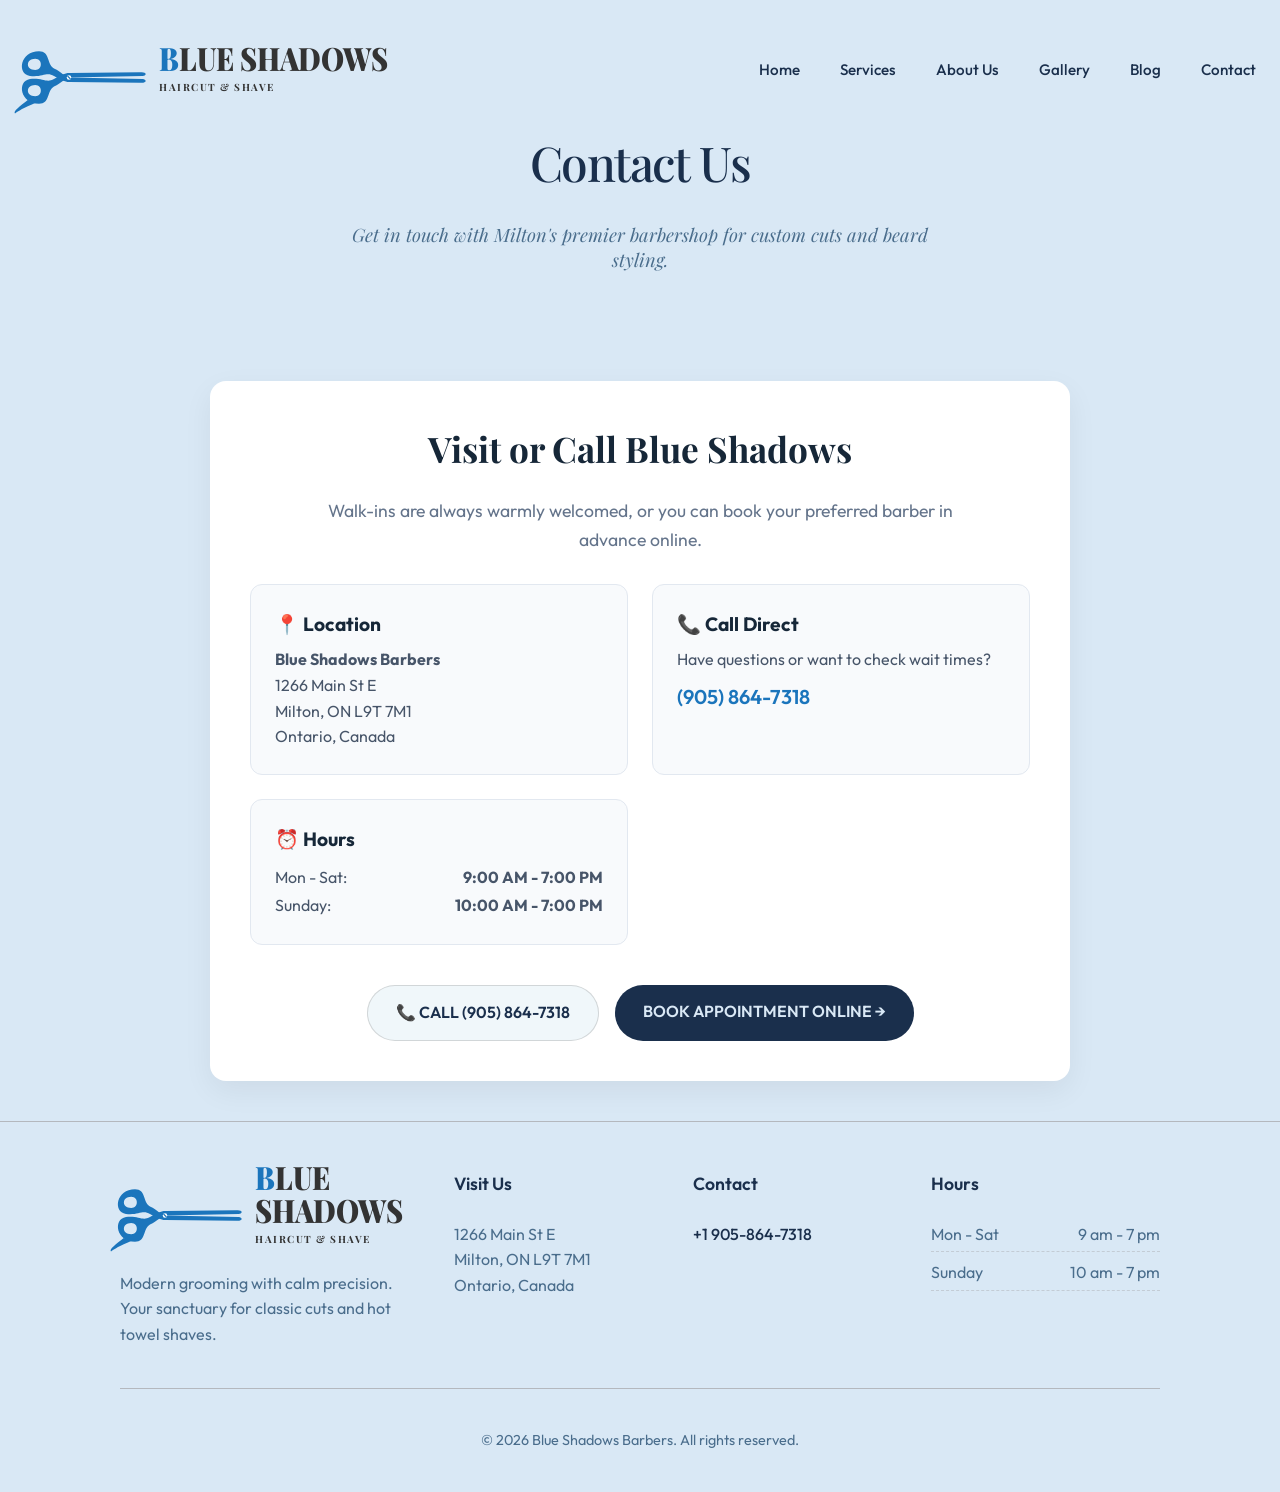
<file: contact.html>
<!DOCTYPE html>
<html lang="en">
<head>
  <meta charset="UTF-8">
  <meta name="viewport" content="width=device-width, initial-scale=1.0">
  <meta name="description" content="Contact Blue Shadows Barbers in Milton, ON. Call (905) 864-7318 or book your appointment online for precision haircuts and hot towel shaves.">
  <title>Contact Us | Blue Shadows Barbers</title>
  <link rel="preconnect" href="https://fonts.googleapis.com">
  <link rel="preconnect" href="https://fonts.gstatic.com" crossorigin>
  <link href="https://fonts.googleapis.com/css2?family=Outfit:wght@300;400;500;600&family=Playfair+Display:ital,wght@0,400;0,500;0,600;1,400;1,500&display=swap" rel="stylesheet">
  <link rel="stylesheet" href="style.css?v=12">

<!-- Google tag (gtag.js) -->
<script async src="https://www.googletagmanager.com/gtag/js?id=AW-17551570187"></script>
<script async src="https://www.googletagmanager.com/gtag/js?id=AW-18423073306"></script>
<script>
  window.dataLayer = window.dataLayer || [];
  function gtag(){dataLayer.push(arguments);}
  gtag('js', new Date());

  gtag('config', 'AW-17551570187');
  gtag('config', 'AW-18423073306');

  function gtag_report_conversion(url) {
    var callback = function () {
      if (typeof(url) != 'undefined') {
        window.open(url, '_blank');
      }
    };
    gtag('event', 'conversion', {
        'send_to': 'AW-17551570187/qe3NCIyTnPqCEIvqnrFB',
        'value': 1.0,
        'currency': 'CAD',
        'event_callback': callback
    });
    return false;
  }
</script>

<!-- Event snippet for Contact conversion page -->
<script>
  gtag('event', 'conversion', {
      'send_to': 'AW-17551570187/qe3NCIyTnPqCEIvqnrFB',
      'value': 1.0,
      'currency': 'CAD'
  });
</script>

  <!-- Favicon -->
  <link rel="icon" type="image/svg+xml" href="favicon.svg">
  <link rel="icon" type="image/x-icon" href="favicon.ico">
  <link rel="icon" type="image/png" sizes="32x32" href="favicon-32x32.png">
  <link rel="icon" type="image/png" sizes="16x16" href="favicon-16x16.png">
  <link rel="apple-touch-icon" sizes="180x180" href="apple-touch-icon.png">
  <link rel="manifest" href="site.webmanifest">
</head>
<body>
  
  <!-- CONTACT HEADER -->
  <header class="section-gallery-header">
    <nav class="navbar">
      <a href="index.html" class="brand-logo">
        <div class="brand-icon">
          <svg viewBox="0 0 200 100" xmlns="http://www.w3.org/2000/svg">
            <g fill="#1B75BC" fill-rule="evenodd">
              <path d="M 40 15 C 15 15, 10 45, 28 48 C 45 50, 50 42, 60 48 C 68 53, 75 56, 80 56 L 175 57 C 183 58, 185 53, 178 52 L 80 50 C 75 50, 70 42, 60 38 C 50 32, 55 15, 40 15 Z M 35 25 C 45 25, 45 40, 35 40 C 22 40, 22 25, 35 25 Z" />
              <path d="M 40 85 C 15 85, 10 55, 28 52 C 45 50, 50 58, 60 52 C 68 47, 75 44, 80 44 L 175 43 C 183 42, 185 47, 178 48 L 80 50 C 75 50, 70 58, 60 62 C 50 68, 55 85, 40 85 Z M 35 75 C 45 75, 45 60, 35 60 C 22 60, 22 75, 35 75 Z" />
              <path d="M 25 80 C 15 88, 5 95, 8 98 C 12 95, 20 90, 35 84 Z" />
            </g>
            <circle cx="80" cy="50" r="3" fill="#FFFFFF" />
            <line x1="78" y1="48" x2="82" y2="52" stroke="#1B75BC" stroke-width="1.5" />
          </svg>
        </div>
        <div class="brand-text">
          <div class="brand-title"><span class="text-blue">B</span><span class="text-dark">LUE SHADOWS</span></div>
          <div class="brand-subtitle">HAIRCUT & SHAVE</div>
        </div>
      </a>
      <div class="nav-links" id="navLinks">
        <a href="index.html">Home</a>
        <a href="index.html#services">Services</a>
        <a href="index.html#about">About Us</a>
        <a href="gallery.html">Gallery</a>
        <a href="blog.html">Blog</a>
        <a href="contact.html" class="active">Contact</a>
      </div>
      <button class="menu-toggle" id="mobileMenuBtn" aria-label="Toggle navigation">
        <svg viewBox="0 0 24 24" fill="none" stroke="currentColor" stroke-width="2" stroke-linecap="round" stroke-linejoin="round">
          <line x1="3" y1="12" x2="21" y2="12"></line>
          <line x1="3" y1="6" x2="21" y2="6"></line>
          <line x1="3" y1="18" x2="21" y2="18"></line>
        </svg>
      </button>
    </nav>
    <div class="hero-content text-center" style="max-width: 800px; margin: 40px auto 20px;">
      <h1 class="hero-title" style="font-size: 3rem; margin-bottom: 12px;">Contact Us</h1>
      <p class="hero-subtitle">Get in touch with Milton's premier barbershop for custom cuts and beard styling.</p>
    </div>
  </header>

  <!-- CONTACT DETAILS SECTION -->
  <main class="container" style="max-width: 900px; margin: 40px auto; padding: 0 20px;">
    <div style="background: #ffffff; border-radius: 16px; padding: 40px; box-shadow: 0 10px 30px rgba(0,0,0,0.06); text-align: center;">
      <h2 style="font-family: 'Playfair Display', serif; font-size: 2.2rem; color: #162738; margin-bottom: 20px;">Visit or Call Blue Shadows</h2>
      <p style="color: #64748b; font-size: 1.1rem; max-width: 650px; margin: 0 auto 30px; line-height: 1.6;">
        Walk-ins are always warmly welcomed, or you can book your preferred barber in advance online.
      </p>

      <div style="display: grid; grid-template-columns: repeat(auto-fit, minmax(260px, 1fr)); gap: 24px; margin-bottom: 40px; text-align: left;">
        <div style="background: #f8fafc; border-radius: 12px; padding: 24px; border: 1px solid #e2e8f0;">
          <h3 style="font-size: 1.2rem; color: #162738; margin-bottom: 8px;">📍 Location</h3>
          <p style="color: #475569; line-height: 1.6;">
            <strong>Blue Shadows Barbers</strong><br>
            1266 Main St E<br>
            Milton, ON L9T 7M1<br>
            Ontario, Canada
          </p>
        </div>

        <div style="background: #f8fafc; border-radius: 12px; padding: 24px; border: 1px solid #e2e8f0;">
          <h3 style="font-size: 1.2rem; color: #162738; margin-bottom: 8px;">📞 Call Direct</h3>
          <p style="color: #475569; line-height: 1.6;">
            Have questions or want to check wait times?<br>
            <a href="tel:+19058647318" onclick="gtag('event', 'conversion', {'send_to': 'AW-17551570187/qe3NCIyTnPqCEIvqnrFB', 'value': 1.0, 'currency': 'CAD'});" style="display: inline-block; margin-top: 8px; font-size: 1.25rem; font-weight: 600; color: #1B75BC; text-decoration: none;">
              (905) 864-7318
            </a>
          </p>
        </div>

        <div style="background: #f8fafc; border-radius: 12px; padding: 24px; border: 1px solid #e2e8f0;">
          <h3 style="font-size: 1.2rem; color: #162738; margin-bottom: 8px;">⏰ Hours</h3>
          <ul style="list-style: none; padding: 0; margin: 0; color: #475569; line-height: 1.8;">
            <li style="display: flex; justify-content: space-between;"><span>Mon - Sat:</span> <strong>9:00 AM - 7:00 PM</strong></li>
            <li style="display: flex; justify-content: space-between;"><span>Sunday:</span> <strong>10:00 AM - 7:00 PM</strong></li>
          </ul>
        </div>
      </div>

      <div style="display: flex; gap: 16px; justify-content: center; flex-wrap: wrap;">
        <a href="tel:+19058647318" onclick="gtag('event', 'conversion', {'send_to': 'AW-17551570187/qe3NCIyTnPqCEIvqnrFB', 'value': 1.0, 'currency': 'CAD'});" class="btn btn-secondary" style="padding: 14px 28px; font-weight: 600;">
          📞 CALL (905) 864-7318
        </a>
        <a href="https://book.squareup.com/appointments/d34rhdcazwo38t/location/L2K4HDPJ9GD77" target="_blank" onclick="gtag('event', 'conversion', {'send_to': 'AW-17551570187/qe3NCIyTnPqCEIvqnrFB', 'value': 1.0, 'currency': 'CAD'});" rel="noopener noreferrer" class="btn btn-primary" style="padding: 14px 28px; font-weight: 600;">
          BOOK APPOINTMENT ONLINE &rarr;
        </a>
      </div>
    </div>
  </main>

  <!-- FOOTER -->
  <footer id="contact" class="section-footer">
    <div class="footer-container">
      <div class="footer-col">
        <a href="index.html" class="brand-logo" style="margin-bottom: var(--space-xs);">
          <div class="brand-icon">
            <svg viewBox="0 0 200 100" xmlns="http://www.w3.org/2000/svg">
              <g fill="#1B75BC" fill-rule="evenodd">
                <path d="M 40 15 C 15 15, 10 45, 28 48 C 45 50, 50 42, 60 48 C 68 53, 75 56, 80 56 L 175 57 C 183 58, 185 53, 178 52 L 80 50 C 75 50, 70 42, 60 38 C 50 32, 55 15, 40 15 Z M 35 25 C 45 25, 45 40, 35 40 C 22 40, 22 25, 35 25 Z" />
                <path d="M 40 85 C 15 85, 10 55, 28 52 C 45 50, 50 58, 60 52 C 68 47, 75 44, 80 44 L 175 43 C 183 42, 185 47, 178 48 L 80 50 C 75 50, 70 58, 60 62 C 50 68, 55 85, 40 85 Z M 35 75 C 45 75, 45 60, 35 60 C 22 60, 22 75, 35 75 Z" />
                <path d="M 25 80 C 15 88, 5 95, 8 98 C 12 95, 20 90, 35 84 Z" />
              </g>
              <circle cx="80" cy="50" r="3" fill="#FFFFFF" />
              <line x1="78" y1="48" x2="82" y2="52" stroke="#1B75BC" stroke-width="1.5" />
            </svg>
          </div>
          <div class="brand-text">
            <div class="brand-title"><span class="text-blue">B</span><span class="text-dark">LUE SHADOWS</span></div>
            <div class="brand-subtitle">HAIRCUT & SHAVE</div>
          </div>
        </a>
        <p class="footer-text">Modern grooming with calm precision. Your sanctuary for classic cuts and hot towel shaves.</p>
      </div>
      <div class="footer-col">
        <h4 class="footer-heading">Visit Us</h4>
        <p class="footer-text">1266 Main St E<br>Milton, ON L9T 7M1<br>Ontario, Canada</p>
      </div>
      <div class="footer-col">
        <h4 class="footer-heading">Contact</h4>
        <p class="footer-text">
          <a href="tel:+19058647318" onclick="gtag('event', 'conversion', {'send_to': 'AW-17551570187/qe3NCIyTnPqCEIvqnrFB', 'value': 1.0, 'currency': 'CAD'});" class="footer-link">+1 905-864-7318</a>
        </p>
      </div>
      <div class="footer-col">
        <h4 class="footer-heading">Hours</h4>
        <ul class="footer-hours">
          <li><span>Mon - Sat</span><span>9 am - 7 pm</span></li>
          <li><span>Sunday</span><span>10 am - 7 pm</span></li>
        </ul>
      </div>
    </div>
    <div class="footer-bottom">
      <p>&copy; 2026 Blue Shadows Barbers. All rights reserved.</p>
    </div>
  </footer>

  <script>
    const mobileMenuBtn = document.getElementById('mobileMenuBtn');
    const navLinks = document.getElementById('navLinks');
    if (mobileMenuBtn && navLinks) {
      mobileMenuBtn.addEventListener('click', () => {
        navLinks.classList.toggle('active');
      });
    }
  </script>

  <!-- STICKY FOOTER CTA -->
  <div class="sticky-footer-cta">
    <a href="tel:+19058647318" onclick="gtag('event', 'conversion', {'send_to': 'AW-17551570187/qe3NCIyTnPqCEIvqnrFB', 'value': 1.0, 'currency': 'CAD'});" class="btn btn-secondary sticky-btn">
      <svg viewBox="0 0 24 24" width="18" height="18" stroke="currentColor" stroke-width="2" fill="none" stroke-linecap="round" stroke-linejoin="round" style="vertical-align: sub; margin-right: 5px;"><path d="M22 16.92v3a2 2 0 0 1-2.18 2 19.79 19.79 0 0 1-8.63-3.07 19.5 19.5 0 0 1-6-6 19.79 19.79 0 0 1-3.07-8.67A2 2 0 0 1 4.11 2h3a2 2 0 0 1 2 1.72 12.84 12.84 0 0 0 .7 2.81 2 2 0 0 1-.45 2.11L8.09 9.91a16 16 0 0 0 6 6l1.27-1.27a2 2 0 0 1 2.11-.45 12.84 12.84 0 0 0 2.81.7A2 2 0 0 1 22 16.92z"></path></svg>
      CALL US
    </a>
    <a href="https://book.squareup.com/appointments/d34rhdcazwo38t/location/L2K4HDPJ9GD77" target="_blank" onclick="gtag('event', 'conversion', {'send_to': 'AW-17551570187/qe3NCIyTnPqCEIvqnrFB', 'value': 1.0, 'currency': 'CAD'});" rel="noopener noreferrer" class="btn btn-primary sticky-btn">
      BOOK NOW &rarr;
    </a>
  </div>

</body>
</html>
</file>
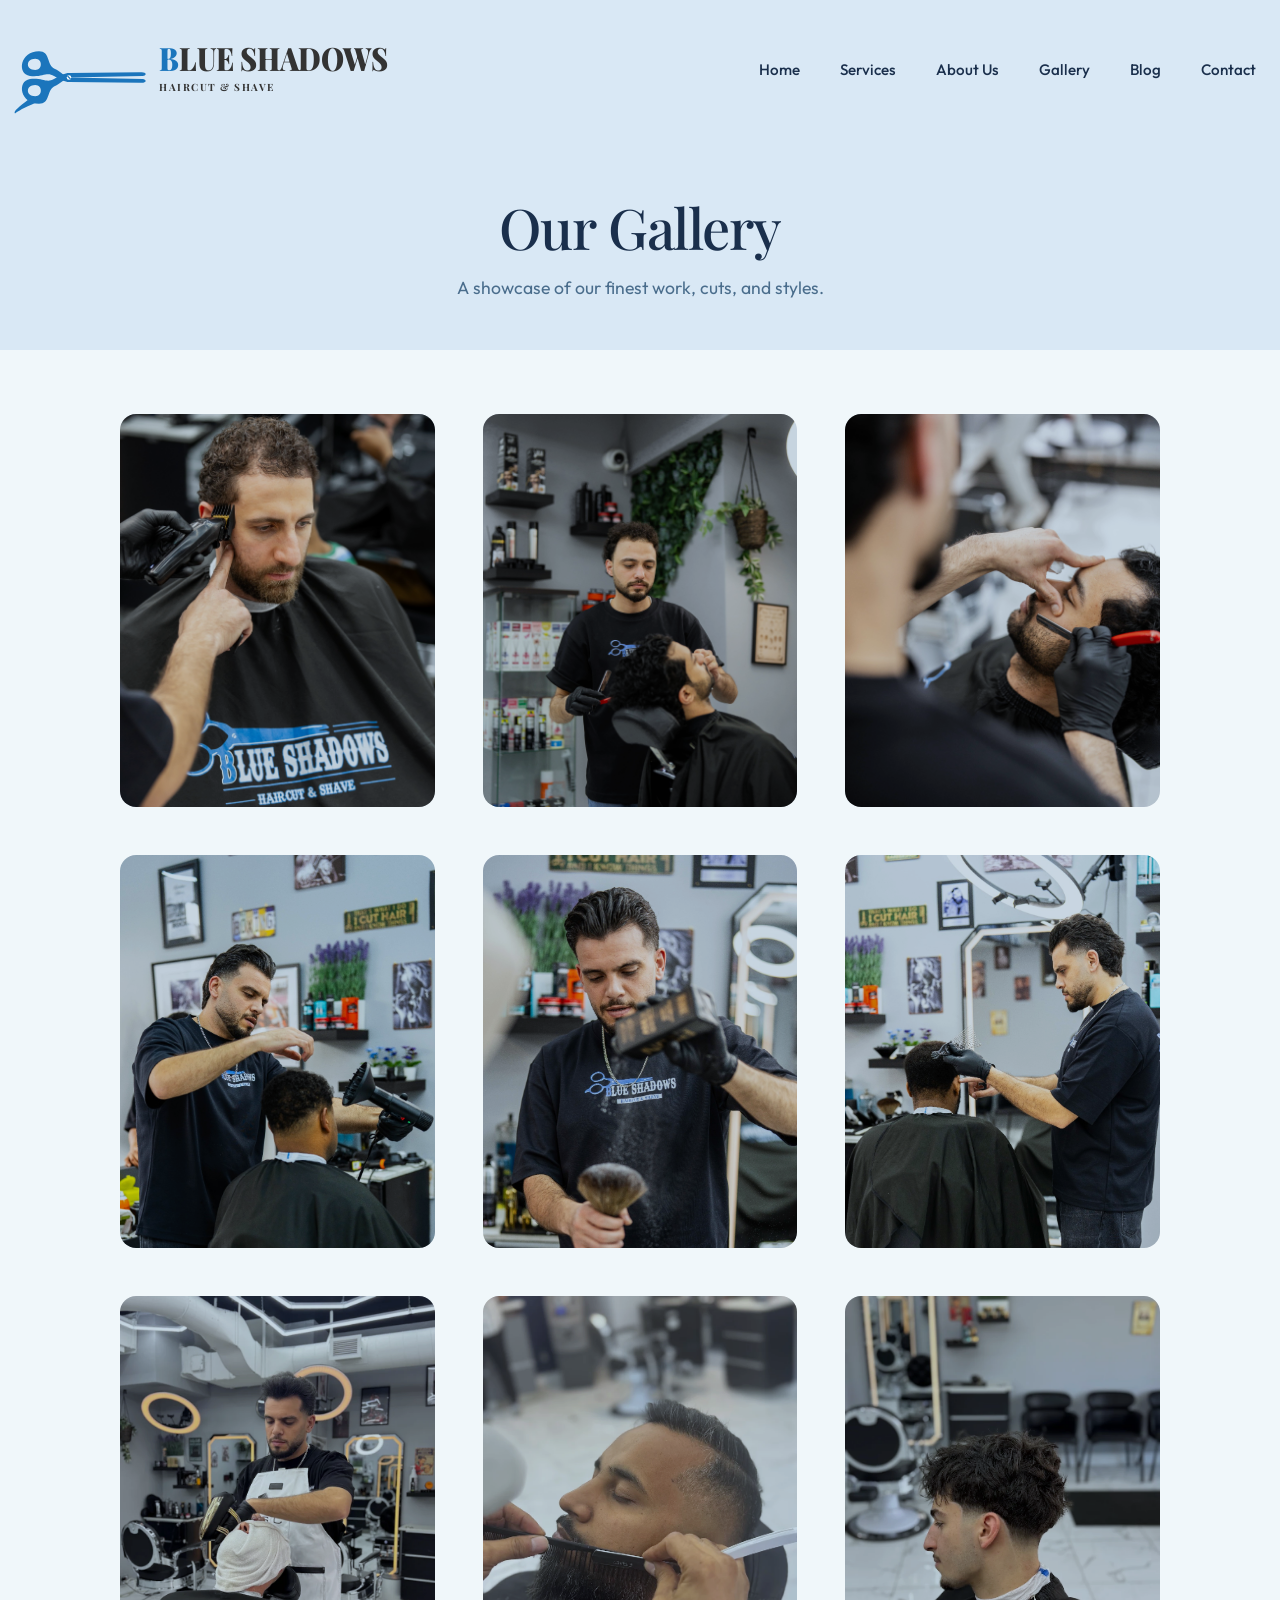
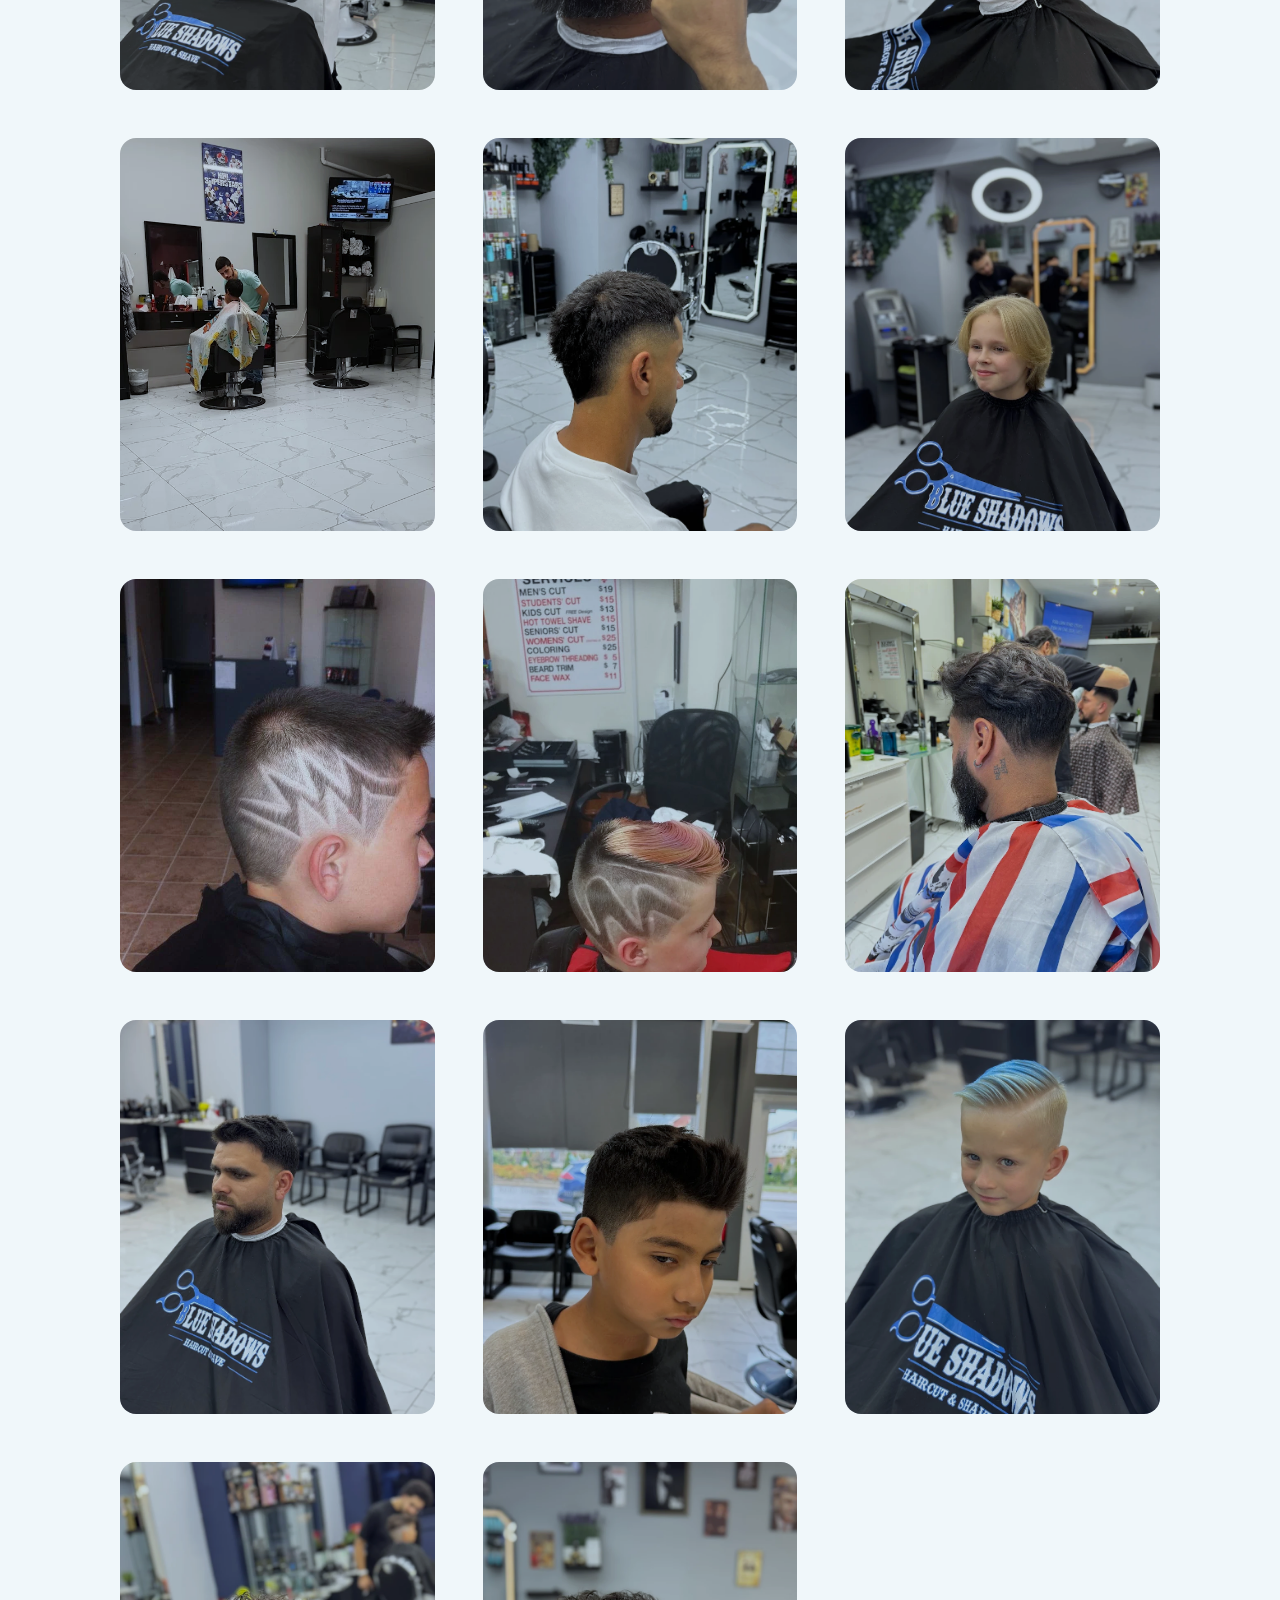
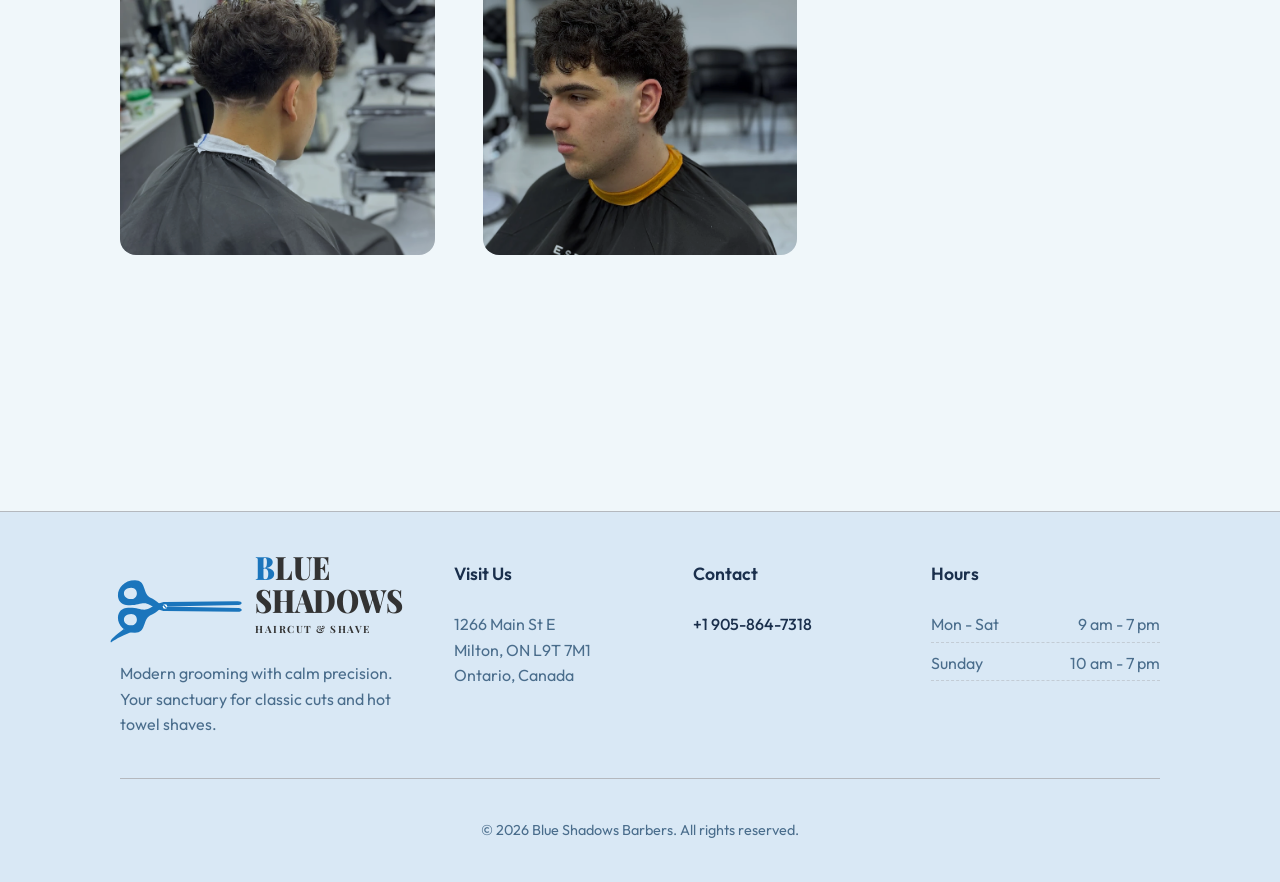
<file: gallery.html>
<!DOCTYPE html>
<html lang="en">
<head>
  <meta charset="UTF-8">
  <meta name="viewport" content="width=device-width, initial-scale=1.0">
  <title>Gallery - Blue Shadows Barbers</title>
  <link rel="preconnect" href="https://fonts.googleapis.com">
  <link rel="preconnect" href="https://fonts.gstatic.com" crossorigin>
  <link href="https://fonts.googleapis.com/css2?family=Outfit:wght@300;400;500;600&family=Playfair+Display:ital,wght@0,400;0,500;0,600;1,400;1,500&display=swap" rel="stylesheet">
  <link rel="stylesheet" href="style.css">

<!-- Google tag (gtag.js) -->
<script async src="https://www.googletagmanager.com/gtag/js?id=AW-17551570187"></script>
<script async src="https://www.googletagmanager.com/gtag/js?id=AW-18423073306"></script>
<script>
  window.dataLayer = window.dataLayer || [];
  function gtag(){dataLayer.push(arguments);}
  gtag('js', new Date());

  gtag('config', 'AW-17551570187');
  gtag('config', 'AW-18423073306');

  function gtag_report_conversion(url) {
    var callback = function () {
      if (typeof(url) != 'undefined') {
        window.open(url, '_blank');
      }
    };
    gtag('event', 'conversion', {
        'send_to': 'AW-17551570187/qe3NCIyTnPqCEIvqnrFB',
        'value': 1.0,
        'currency': 'CAD',
        'event_callback': callback
    });
    return false;
  }

  // Automatic listener to track any Call or Booking click
  document.addEventListener('DOMContentLoaded', function() {
    document.querySelectorAll('a[href^="tel:"], a[href*="squareup.com"]').forEach(function(el) {
      el.addEventListener('click', function() {
        gtag('event', 'conversion', {
          'send_to': 'AW-17551570187/qe3NCIyTnPqCEIvqnrFB',
          'value': 1.0,
          'currency': 'CAD'
        });
      });
    });
  });
</script>

  <!-- Favicon -->
  <link rel="icon" type="image/svg+xml" href="favicon.svg">
  <link rel="icon" type="image/x-icon" href="favicon.ico">
  <link rel="icon" type="image/png" sizes="32x32" href="favicon-32x32.png">
  <link rel="icon" type="image/png" sizes="16x16" href="favicon-16x16.png">
  <link rel="apple-touch-icon" sizes="180x180" href="apple-touch-icon.png">
  <link rel="manifest" href="site.webmanifest">
</head>
<body>
  
  <!-- GALLERY HEADER -->
  <header class="section-gallery-header">
    <nav class="navbar">
      <a href="index.html" class="brand-logo">
        <div class="brand-icon">
          <svg viewBox="0 0 200 100" xmlns="http://www.w3.org/2000/svg">
            <g fill="#1B75BC" fill-rule="evenodd">
              <path d="M 40 15 C 15 15, 10 45, 28 48 C 45 50, 50 42, 60 48 C 68 53, 75 56, 80 56 L 175 57 C 183 58, 185 53, 178 52 L 80 50 C 75 50, 70 42, 60 38 C 50 32, 55 15, 40 15 Z M 35 25 C 45 25, 45 40, 35 40 C 22 40, 22 25, 35 25 Z" />
              <path d="M 40 85 C 15 85, 10 55, 28 52 C 45 50, 50 58, 60 52 C 68 47, 75 44, 80 44 L 175 43 C 183 42, 185 47, 178 48 L 80 50 C 75 50, 70 58, 60 62 C 50 68, 55 85, 40 85 Z M 35 75 C 45 75, 45 60, 35 60 C 22 60, 22 75, 35 75 Z" />
              <path d="M 25 80 C 15 88, 5 95, 8 98 C 12 95, 20 90, 35 84 Z" />
            </g>
            <circle cx="80" cy="50" r="3" fill="#FFFFFF" />
            <line x1="78" y1="48" x2="82" y2="52" stroke="#1B75BC" stroke-width="1.5" />
          </svg>
        </div>
        <div class="brand-text">
          <div class="brand-title"><span class="text-blue">B</span><span class="text-dark">LUE SHADOWS</span></div>
          <div class="brand-subtitle">HAIRCUT & SHAVE</div>
        </div>
      </a>
      <div class="nav-links" id="navLinks">
        <a href="index.html">Home</a>
        <a href="index.html#services">Services</a>
        <a href="index.html#about">About Us</a>
        <a href="gallery.html" class="active">Gallery</a>
        <a href="blog.html">Blog</a>
        <a href="index.html#contact">Contact</a>
      </div>
      <button class="menu-toggle" id="mobileMenuBtn" aria-label="Toggle navigation">
        <svg viewBox="0 0 24 24" fill="none" stroke="currentColor" stroke-width="2" stroke-linecap="round" stroke-linejoin="round">
          <line x1="3" y1="12" x2="21" y2="12"></line>
          <line x1="3" y1="6" x2="21" y2="6"></line>
          <line x1="3" y1="18" x2="21" y2="18"></line>
        </svg>
      </button>
    </nav>
    <div class="gallery-title-wrapper">
      <h1 class="section-title">Our Gallery</h1>
      <p class="about-description">A showcase of our finest work, cuts, and styles.</p>
    </div>
  </header>

  <!-- GALLERY GRID -->
  <section class="section-gallery">
    <div class="gallery-grid">
      <div class="gallery-item"><div class="gallery-img-wrapper"><img src="gallery images/new_1.jpeg" alt="Classic Haircut & Beard" class="gallery-img"></div></div>
      <div class="gallery-item"><div class="gallery-img-wrapper"><img src="gallery images/new_2.jpeg" alt="Hot Towel Shave" class="gallery-img"></div></div>
      <div class="gallery-item"><div class="gallery-img-wrapper"><img src="gallery images/new_3.jpeg" alt="Precision Beard Lineup" class="gallery-img"></div></div>
      <div class="gallery-item"><div class="gallery-img-wrapper"><img src="gallery images/new_4.jpeg" alt="Professional Hair Styling" class="gallery-img"></div></div>
      <div class="gallery-item"><div class="gallery-img-wrapper"><img src="gallery images/new_5.jpeg" alt="Premium Finishing Touch" class="gallery-img"></div></div>
      <div class="gallery-item"><div class="gallery-img-wrapper"><img src="gallery images/new_6.jpeg" alt="Textured Hair Specialist" class="gallery-img"></div></div>
      <div class="gallery-item"><div class="gallery-img-wrapper"><img src="gallery images/unnamed (1).webp" alt="Gallery image 1" class="gallery-img"></div></div>
      <div class="gallery-item"><div class="gallery-img-wrapper"><img src="gallery images/unnamed (2).webp" alt="Gallery image 2" class="gallery-img"></div></div>
      <div class="gallery-item"><div class="gallery-img-wrapper"><img src="gallery images/unnamed (3).webp" alt="Gallery image 3" class="gallery-img"></div></div>
      <div class="gallery-item"><div class="gallery-img-wrapper"><img src="gallery images/unnamed (4).webp" alt="Gallery image 4" class="gallery-img"></div></div>
      <div class="gallery-item"><div class="gallery-img-wrapper"><img src="gallery images/unnamed (5).webp" alt="Gallery image 5" class="gallery-img"></div></div>
      <div class="gallery-item"><div class="gallery-img-wrapper"><img src="gallery images/unnamed (7).webp" alt="Gallery image 6" class="gallery-img"></div></div>
      <div class="gallery-item"><div class="gallery-img-wrapper"><img src="gallery images/unnamed (8).webp" alt="Gallery image 7" class="gallery-img"></div></div>
      <div class="gallery-item"><div class="gallery-img-wrapper"><img src="gallery images/unnamed (9).webp" alt="Gallery image 8" class="gallery-img"></div></div>
      <div class="gallery-item"><div class="gallery-img-wrapper"><img src="gallery images/unnamed (10).webp" alt="Gallery image 9" class="gallery-img"></div></div>
      <div class="gallery-item"><div class="gallery-img-wrapper"><img src="gallery images/unnamed (11).webp" alt="Gallery image 10" class="gallery-img"></div></div>
      <div class="gallery-item"><div class="gallery-img-wrapper"><img src="gallery images/unnamed (12).webp" alt="Gallery image 11" class="gallery-img"></div></div>
      <div class="gallery-item"><div class="gallery-img-wrapper"><img src="gallery images/unnamed (13).webp" alt="Gallery image 12" class="gallery-img"></div></div>
      <div class="gallery-item"><div class="gallery-img-wrapper"><img src="gallery images/unnamed (14).webp" alt="Gallery image 13" class="gallery-img"></div></div>
      <div class="gallery-item"><div class="gallery-img-wrapper"><img src="gallery images/unnamed (15).webp" alt="Gallery image 14" class="gallery-img"></div></div>
    </div>
  </section>

  <!-- FOOTER SECTION (Sand Background) -->
  <footer id="contact" class="section-footer">
    <div class="footer-container">
      <div class="footer-col">
        <a href="index.html" class="brand-logo" style="margin-bottom: var(--space-xs);">
          <div class="brand-icon">
            <svg viewBox="0 0 200 100" xmlns="http://www.w3.org/2000/svg">
              <g fill="#1B75BC" fill-rule="evenodd">
                <path d="M 40 15 C 15 15, 10 45, 28 48 C 45 50, 50 42, 60 48 C 68 53, 75 56, 80 56 L 175 57 C 183 58, 185 53, 178 52 L 80 50 C 75 50, 70 42, 60 38 C 50 32, 55 15, 40 15 Z M 35 25 C 45 25, 45 40, 35 40 C 22 40, 22 25, 35 25 Z" />
                <path d="M 40 85 C 15 85, 10 55, 28 52 C 45 50, 50 58, 60 52 C 68 47, 75 44, 80 44 L 175 43 C 183 42, 185 47, 178 48 L 80 50 C 75 50, 70 58, 60 62 C 50 68, 55 85, 40 85 Z M 35 75 C 45 75, 45 60, 35 60 C 22 60, 22 75, 35 75 Z" />
                <path d="M 25 80 C 15 88, 5 95, 8 98 C 12 95, 20 90, 35 84 Z" />
              </g>
              <circle cx="80" cy="50" r="3" fill="#FFFFFF" />
              <line x1="78" y1="48" x2="82" y2="52" stroke="#1B75BC" stroke-width="1.5" />
            </svg>
          </div>
          <div class="brand-text">
            <div class="brand-title"><span class="text-blue">B</span><span class="text-dark">LUE SHADOWS</span></div>
            <div class="brand-subtitle">HAIRCUT & SHAVE</div>
          </div>
        </a>
        <p class="footer-text">Modern grooming with calm precision. Your sanctuary for classic cuts and hot towel shaves.</p>
      </div>
      <div class="footer-col">
        <h4 class="footer-heading">Visit Us</h4>
        <p class="footer-text">1266 Main St E<br>Milton, ON L9T 7M1<br>Ontario, Canada</p>
      </div>
      <div class="footer-col">
        <h4 class="footer-heading">Contact</h4>
        <p class="footer-text">
          <a href="tel:+19058647318" onclick="gtag('event', 'conversion', {'send_to': 'AW-17551570187/qe3NCIyTnPqCEIvqnrFB', 'value': 1.0, 'currency': 'CAD'});" class="footer-link">+1 905-864-7318</a>
        </p>
      </div>
      <div class="footer-col">
        <h4 class="footer-heading">Hours</h4>
        <ul class="footer-hours">
          <li><span>Mon - Sat</span><span>9 am - 7 pm</span></li>
          <li><span>Sunday</span><span>10 am - 7 pm</span></li>
        </ul>
      </div>
    </div>
    <div class="footer-bottom">
      <p>&copy; 2026 Blue Shadows Barbers. All rights reserved.</p>
    </div>
  </footer>

  <script>
    const mobileMenuBtn = document.getElementById('mobileMenuBtn');
    const navLinks = document.getElementById('navLinks');
    
    mobileMenuBtn.addEventListener('click', () => {
      navLinks.classList.toggle('active');
    });

    // High-end Scroll Reveal Animation
    document.addEventListener('DOMContentLoaded', () => {
      const observerOptions = {
        root: null,
        rootMargin: '0px',
        threshold: 0.15 
      };

      const observer = new IntersectionObserver((entries, observer) => {
        entries.forEach(entry => {
          if (entry.isIntersecting) {
            entry.target.classList.add('revealed');
            observer.unobserve(entry.target);
          }
        });
      }, observerOptions);

      const revealElements = document.querySelectorAll('.gallery-item');
      
      revealElements.forEach((el, index) => {
        el.classList.add('reveal-hidden');
        
        const delay = (index % 3) * 0.15;
        el.style.transitionDelay = `${delay}s, ${delay}s, ${delay}s`;
        
        observer.observe(el);
      });
    });
  </script>

<!-- STICKY FOOTER CTA -->
<div class="sticky-footer-cta">
  <a href="tel:+19058647318" onclick="gtag('event', 'conversion', {'send_to': 'AW-17551570187/qe3NCIyTnPqCEIvqnrFB', 'value': 1.0, 'currency': 'CAD'});" class="btn btn-secondary sticky-btn">
    <svg viewBox="0 0 24 24" width="18" height="18" stroke="currentColor" stroke-width="2" fill="none" stroke-linecap="round" stroke-linejoin="round" style="vertical-align: sub; margin-right: 5px;"><path d="M22 16.92v3a2 2 0 0 1-2.18 2 19.79 19.79 0 0 1-8.63-3.07 19.5 19.5 0 0 1-6-6 19.79 19.79 0 0 1-3.07-8.67A2 2 0 0 1 4.11 2h3a2 2 0 0 1 2 1.72 12.84 12.84 0 0 0 .7 2.81 2 2 0 0 1-.45 2.11L8.09 9.91a16 16 0 0 0 6 6l1.27-1.27a2 2 0 0 1 2.11-.45 12.84 12.84 0 0 0 2.81.7A2 2 0 0 1 22 16.92z"></path></svg>
    CALL US
  </a>
  <a href="https://book.squareup.com/appointments/d34rhdcazwo38t/location/L2K4HDPJ9GD77" target="_blank" onclick="gtag('event', 'conversion', {'send_to': 'AW-17551570187/qe3NCIyTnPqCEIvqnrFB', 'value': 1.0, 'currency': 'CAD'});" rel="noopener noreferrer" class="btn btn-primary sticky-btn">
    BOOK NOW &rarr;
  </a>
</div>

</body>
</html>
</file>
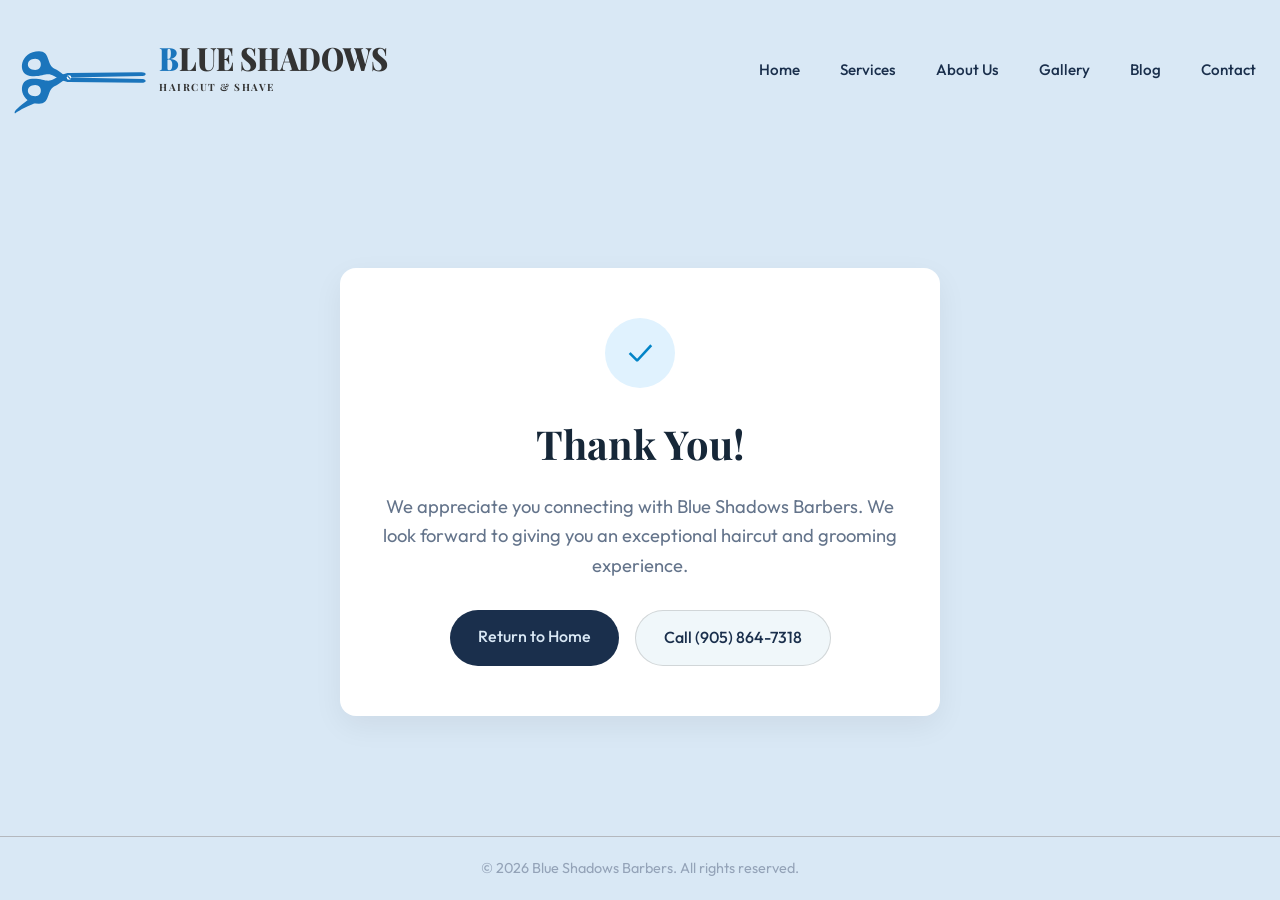
<file: thank-you.html>
<!DOCTYPE html>
<html lang="en">
<head>
  <meta charset="UTF-8">
  <meta name="viewport" content="width=device-width, initial-scale=1.0">
  <title>Thank You | Blue Shadows Barbers</title>
  <link rel="preconnect" href="https://fonts.googleapis.com">
  <link rel="preconnect" href="https://fonts.gstatic.com" crossorigin>
  <link href="https://fonts.googleapis.com/css2?family=Outfit:wght@300;400;500;600&family=Playfair+Display:ital,wght@0,400;0,500;0,600;1,400;1,500&display=swap" rel="stylesheet">
  <link rel="stylesheet" href="style.css?v=12">

<!-- Google tag (gtag.js) -->
<script async src="https://www.googletagmanager.com/gtag/js?id=AW-17551570187"></script>
<script async src="https://www.googletagmanager.com/gtag/js?id=AW-18423073306"></script>
<script>
  window.dataLayer = window.dataLayer || [];
  function gtag(){dataLayer.push(arguments);}
  gtag('js', new Date());

  gtag('config', 'AW-17551570187');
  gtag('config', 'AW-18423073306');
</script>

<!-- Event snippet for Contact conversion page -->
<script>
  gtag('event', 'conversion', {
      'send_to': 'AW-17551570187/qe3NCIyTnPqCEIvqnrFB',
      'value': 1.0,
      'currency': 'CAD'
  });
</script>

  <!-- Favicon -->
  <link rel="icon" type="image/svg+xml" href="favicon.svg">
  <link rel="icon" type="image/x-icon" href="favicon.ico">
  <link rel="icon" type="image/png" sizes="32x32" href="favicon-32x32.png">
  <link rel="icon" type="image/png" sizes="16x16" href="favicon-16x16.png">
  <link rel="apple-touch-icon" sizes="180x180" href="apple-touch-icon.png">
  <link rel="manifest" href="site.webmanifest">
</head>
<body style="min-height: 100vh; display: flex; flex-direction: column;">
  
  <header class="section-gallery-header">
    <nav class="navbar">
      <a href="index.html" class="brand-logo">
        <div class="brand-icon">
          <svg viewBox="0 0 200 100" xmlns="http://www.w3.org/2000/svg">
            <g fill="#1B75BC" fill-rule="evenodd">
              <path d="M 40 15 C 15 15, 10 45, 28 48 C 45 50, 50 42, 60 48 C 68 53, 75 56, 80 56 L 175 57 C 183 58, 185 53, 178 52 L 80 50 C 75 50, 70 42, 60 38 C 50 32, 55 15, 40 15 Z M 35 25 C 45 25, 45 40, 35 40 C 22 40, 22 25, 35 25 Z" />
              <path d="M 40 85 C 15 85, 10 55, 28 52 C 45 50, 50 58, 60 52 C 68 47, 75 44, 80 44 L 175 43 C 183 42, 185 47, 178 48 L 80 50 C 75 50, 70 58, 60 62 C 50 68, 55 85, 40 85 Z M 35 75 C 45 75, 45 60, 35 60 C 22 60, 22 75, 35 75 Z" />
              <path d="M 25 80 C 15 88, 5 95, 8 98 C 12 95, 20 90, 35 84 Z" />
            </g>
            <circle cx="80" cy="50" r="3" fill="#FFFFFF" />
            <line x1="78" y1="48" x2="82" y2="52" stroke="#1B75BC" stroke-width="1.5" />
          </svg>
        </div>
        <div class="brand-text">
          <div class="brand-title"><span class="text-blue">B</span><span class="text-dark">LUE SHADOWS</span></div>
          <div class="brand-subtitle">HAIRCUT & SHAVE</div>
        </div>
      </a>
      <div class="nav-links">
        <a href="index.html">Home</a>
        <a href="index.html#services">Services</a>
        <a href="index.html#about">About Us</a>
        <a href="gallery.html">Gallery</a>
        <a href="blog.html">Blog</a>
        <a href="contact.html">Contact</a>
      </div>
    </nav>
  </header>

  <main style="flex: 1; display: flex; align-items: center; justify-content: center; padding: 60px 20px;">
    <div style="background: #ffffff; border-radius: 16px; padding: 50px 40px; box-shadow: 0 10px 30px rgba(0,0,0,0.06); text-align: center; max-width: 600px; width: 100%;">
      <div style="width: 70px; height: 70px; background: #e0f2fe; color: #0284c7; border-radius: 50%; display: flex; align-items: center; justify-content: center; margin: 0 auto 24px; font-size: 2rem;">
        ✓
      </div>
      <h1 style="font-family: 'Playfair Display', serif; font-size: 2.5rem; color: #162738; margin-bottom: 16px;">Thank You!</h1>
      <p style="color: #64748b; font-size: 1.15rem; line-height: 1.6; margin-bottom: 30px;">
        We appreciate you connecting with Blue Shadows Barbers. We look forward to giving you an exceptional haircut and grooming experience.
      </p>
      <div style="display: flex; gap: 16px; justify-content: center; flex-wrap: wrap;">
        <a href="index.html" class="btn btn-primary" style="padding: 14px 28px;">Return to Home</a>
        <a href="tel:+19058647318" class="btn btn-secondary" style="padding: 14px 28px;">Call (905) 864-7318</a>
      </div>
    </div>
  </main>

  <footer class="section-footer" style="margin-top: auto; padding: 20px 0; text-align: center;">
    <p style="color: #94a3b8; font-size: 0.9rem;">&copy; 2026 Blue Shadows Barbers. All rights reserved.</p>
  </footer>

</body>
</html>
</file>
<file: style.css>
:root {
  /* Colors - Untouched */
  --color-bg-primary: #D9E8F5;
  --color-bg-secondary: #F0F7FA;
  --color-text-primary: #1A2F4C;
  --color-text-secondary: #4A6D8C;
  --color-accent: #6BA4CC;
  
  /* Typography - Untouched */
  --font-serif: 'Playfair Display', serif;
  --font-sans: 'Outfit', sans-serif;

  /* Spacing System (Strict 8pt/4pt linear scale) */
  --space-2xs: 4px;
  --space-xs: 8px;
  --space-sm: 16px;
  --space-md: 24px;
  --space-lg: 32px;
  --space-xl: 40px;
  --space-2xl: 48px;
  --space-3xl: 64px;
  --space-4xl: 96px;
  --space-5xl: 128px;
  --space-6xl: 256px;
  --space-7xl: 320px;
}

* {
  margin: 0;
  padding: 0;
  box-sizing: border-box;
}

html {
  scroll-behavior: smooth;
  overflow-x: hidden;
}

body {
  font-family: var(--font-sans);
  color: var(--color-text-primary);
  background-color: var(--color-bg-primary);
  line-height: 1.6;
  overflow-x: hidden;
}

/* =========================================
   LAYOUT WRAPPERS & SECTIONS
   ========================================= */

.section-hero {
  background-color: var(--color-bg-primary);
  /* Replaced arbitrary 40px with a very tight 8px token for top padding */
  padding: var(--space-xs) var(--space-md) var(--space-7xl) var(--space-md);
  position: relative;
  display: flex;
  flex-direction: column;
  align-items: center;
  /* Replaced navbar bottom margin with parent Flex gap */
  gap: var(--space-4xl); 
}

.section-services {
  background-color: var(--color-bg-secondary);
  /* Top padding clears overlapping image */
  padding: var(--space-6xl) var(--space-md) var(--space-xl) var(--space-md);
  position: relative;
  display: flex;
  flex-direction: column;
  align-items: center;
}

.section-footer {
  background-color: var(--color-bg-primary);
  padding: var(--space-3xl) var(--space-md);
  display: flex;
  flex-direction: column;
  align-items: center;
}

/* =========================================
   HERO IMAGE OVERLAP
   ========================================= */

.hero-image-container {
  position: absolute;
  /* Snapped -225px to -224px (8pt grid: 8 * 28) */
  bottom: -224px; 
  /* Calc accounts for horizontal section padding (24px * 2) */
  width: calc(100% - var(--space-2xl)); 
  max-width: 1040px;
  display: flex;
  justify-content: center;
  z-index: 10;
}

.hero-image {
  width: 100%;
  /* Snapped 450px to 448px (8pt grid: 8 * 56) */
  height: 448px; 
  object-fit: cover;
  border-radius: var(--space-sm);
  box-shadow: 0 20px 40px rgba(38, 28, 20, 0.15);
}

/* =========================================
   TYPOGRAPHY & CONTENT BLOCKS
   ========================================= */

.hero-content {
  display: flex;
  flex-direction: column;
  align-items: center;
  text-align: center;
  /* Removed individual margins from leaf text nodes, pushed to parent gap */
  gap: var(--space-md); 
}

.hero-title {
  font-family: var(--font-serif);
  font-size: 4.5rem;
  font-weight: 500;
  line-height: 0.95;
  letter-spacing: -0.03em;
  /* Margin removed in favor of parent flex gap */
}

.hero-subtitle {
  font-family: var(--font-serif);
  font-style: italic;
  font-size: 1.15rem;
  color: var(--color-text-secondary);
  max-width: 600px;
  line-height: 1.4;
  /* Margin removed in favor of parent flex gap */
}

.services-content {
  width: 100%;
  max-width: 1040px;
  display: flex;
  flex-direction: column;
  align-items: center;
  /* Replaced title margin with parent gap */
  gap: var(--space-2xl); 
}

.services-title {
  font-family: var(--font-serif);
  font-size: 3rem;
  font-weight: 500;
  /* Margin removed */
}

/* =========================================
   BUTTONS
   ========================================= */

.hero-buttons {
  display: flex;
  /* 16px gap */
  gap: var(--space-sm); 
  justify-content: center;
}

.btn {
  /* Standardized to 12px (4pt scale) and 32px (8pt scale) */
  padding: 12px var(--space-lg); 
  border-radius: var(--space-xl);
  font-weight: 500;
  font-size: 1rem;
  cursor: pointer;
  border: none;
  font-family: var(--font-sans);
  transition: opacity 0.2s ease, transform 0.2s ease;
  display: inline-block;
  text-decoration: none;
  text-align: center;
}

.btn:hover {
  opacity: 0.9;
  transform: translateY(-1px);
}

.btn-primary {
  background-color: var(--color-text-primary);
  color: var(--color-bg-primary);
}

.btn-secondary {
  background-color: var(--color-bg-secondary);
  color: var(--color-text-primary);
  border: 1px solid rgba(38, 28, 20, 0.15);
}

/* =========================================
   CARDS GRID
   ========================================= */

.cards-grid {
  display: grid;
  grid-template-columns: repeat(3, 1fr);
  /* 24px gap */
  gap: var(--space-md); 
  width: 100%;
}

.card {
  height: auto;
  border-radius: var(--space-sm);
  overflow: hidden; 
  display: flex;
  flex-direction: column;
  align-items: center;
  justify-content: flex-start;
  gap: var(--space-md);
  padding: var(--space-md) var(--space-md) var(--space-lg); 
  box-shadow: 0 10px 30px rgba(38, 28, 20, 0.03);
  transition: transform 0.8s cubic-bezier(0.165, 0.84, 0.44, 1), box-shadow 0.8s cubic-bezier(0.165, 0.84, 0.44, 1), opacity 0.8s ease;
}

.card:hover {
  transform: translateY(-8px);
  box-shadow: 0 20px 40px rgba(38, 28, 20, 0.12);
}

.card-dark {
  background-color: var(--color-bg-primary);
}

.card-medium {
  background-color: #E4F0F7;
}

.card-light {
  background-color: var(--color-bg-secondary);
}

.card-img {
  width: 100%; 
  aspect-ratio: 1 / 1; 
  height: auto;
  object-fit: cover;
  object-position: top;
  border-radius: var(--space-xs); 
  transition: filter 0.8s cubic-bezier(0.165, 0.84, 0.44, 1);
  filter: brightness(0.95) contrast(1.02);
}

.card:hover .card-img {
  filter: brightness(1.05) contrast(1.1);
}

.card-body {
  display: flex;
  flex-direction: column;
  align-items: center;
  gap: var(--space-xs);
  text-align: center;
  width: 100%;
}

.card-title {
  font-family: var(--font-sans);
  font-weight: 600;
  font-size: 1.1rem;
  color: var(--color-text-primary);
}

.card-price {
  font-family: var(--font-sans);
  font-weight: 500;
  font-size: 1rem;
  color: #1B75BC; /* Brand Blue */
}

.card-desc {
  font-family: var(--font-sans);
  font-size: 0.9rem;
  color: var(--color-text-secondary);
  line-height: 1.5;
}

.card-offer {
  position: relative;
}

.card-offer .card-img {
  object-position: center;
}

.card-offer-tag {
  position: absolute;
  top: 8px;
  right: 10px;
  z-index: 2;
  width: 74px;
  height: auto;
  pointer-events: none;
  filter: drop-shadow(0 6px 12px rgba(26, 47, 76, 0.25));
}

/* =========================================
   NAVIGATION & FOOTER
   ========================================= */

.navbar {
  width: 100%;
  max-width: 100%; /* Pushed to extreme edges */
  display: flex;
  justify-content: space-between;
  align-items: center;
  /* margin-bottom removed, pushed to parent section flex gap */
}

.brand-logo {
  display: flex;
  align-items: center;
  text-decoration: none;
}

.custom-logo-img {
  height: 110px;
  width: auto;
  object-fit: contain;
}

.brand-icon {
  position: relative;
  margin-left: -15px;
  margin-bottom: -15px;
  z-index: 10;
  pointer-events: none;
}

.brand-icon svg {
  width: 150px;
  height: 75px;
  display: block;
}

.brand-text {
  display: flex;
  flex-direction: column;
  position: relative;
  z-index: 1;
}

.brand-title {
  font-family: var(--font-serif);
  font-size: 28px;
  font-weight: 900;
  line-height: 1;
  text-transform: uppercase;
  letter-spacing: 0;
  transform: scaleY(1.15);
  transform-origin: bottom left;
  margin-bottom: 5px;
}

.text-blue {
  color: #1B75BC;
}

.text-dark {
  color: #333333;
}

.brand-subtitle {
  font-family: var(--font-serif);
  font-size: 10px;
  font-weight: 700;
  color: #333333;
  text-transform: uppercase;
  letter-spacing: 1.5px;
}

.nav-links {
  display: flex;
  gap: var(--space-xl); /* 40px gap */
}

.nav-links a {
  text-decoration: none;
  color: var(--color-text-primary);
  font-family: var(--font-sans);
  font-weight: 500;
  font-size: 0.95rem;
  transition: opacity 0.2s ease;
}

.nav-links a:hover {
  opacity: 0.6;
}

/* =========================================
   FOOTER SECTION
   ========================================= */

.section-footer {
  background-color: var(--color-bg-primary);
  padding: var(--space-2xl) var(--space-md) var(--space-xl);
  display: flex;
  flex-direction: column;
  align-items: center;
  border-top: 1px solid rgba(68, 43, 27, 0.25);
}

.footer-container {
  width: 100%;
  max-width: 1040px;
  display: grid;
  grid-template-columns: 1.5fr 1fr 1fr 1.2fr;
  gap: var(--space-2xl);
  margin-bottom: var(--space-xl);
}

.footer-col {
  display: flex;
  flex-direction: column;
  gap: var(--space-sm);
}

/* Replaced by .brand-logo */

.footer-heading {
  font-family: var(--font-sans);
  font-weight: 600;
  font-size: 1.1rem;
  color: var(--color-text-primary);
  margin-bottom: var(--space-xs);
}

.footer-text {
  font-size: 1rem;
  color: var(--color-text-secondary);
  line-height: 1.6;
}

.footer-link {
  color: var(--color-text-primary);
  text-decoration: none;
  font-weight: 500;
  transition: opacity 0.2s;
}

.footer-link:hover {
  opacity: 0.7;
}

.footer-hours {
  list-style: none;
  display: flex;
  flex-direction: column;
  gap: var(--space-xs);
}

.footer-hours li {
  display: flex;
  justify-content: space-between;
  font-size: 1rem;
  color: var(--color-text-secondary);
  border-bottom: 1px dashed rgba(68, 43, 27, 0.15);
  padding-bottom: 4px;
}

.footer-bottom {
  width: 100%;
  max-width: 1040px;
  text-align: center;
  padding-top: var(--space-xl);
  border-top: 1px solid rgba(68, 43, 27, 0.25);
  font-size: 0.9rem;
  color: var(--color-text-secondary);
}

/* =========================================
   ABOUT SECTION
   ========================================= */

.section-about {
  background-color: var(--color-bg-primary);
  padding: var(--space-3xl) var(--space-md) var(--space-xl) var(--space-md);
  display: flex;
  flex-direction: column;
  align-items: center;
}

.about-container {
  width: 100%;
  max-width: 1040px;
  display: flex;
  gap: var(--space-4xl); /* 96px gap */
  align-items: center;
}

.about-image-wrapper {
  flex: 1;
}

.about-image {
  width: 100%;
  height: 512px; /* 8pt grid */
  object-fit: cover;
  object-position: top center; /* Prevents heads from being cut off */
  border-radius: var(--space-sm);
  box-shadow: 0 20px 40px rgba(38, 28, 20, 0.15);
}

.about-text {
  flex: 1;
  display: flex;
  flex-direction: column;
  align-items: flex-start;
  gap: var(--space-md);
}

.section-title {
  font-family: var(--font-serif);
  font-size: 3.5rem;
  font-weight: 500;
  line-height: 1.1;
  letter-spacing: -0.02em;
  color: var(--color-text-primary);
}

.about-description {
  font-size: 1.1rem;
  color: var(--color-text-secondary);
  line-height: 1.6;
  max-width: 480px;
}

/* =========================================
   OUR TEAM SECTION
   ========================================= */

.section-team {
  background-color: var(--color-bg-secondary);
  padding: var(--space-4xl) var(--space-md);
  display: flex;
  flex-direction: column;
  align-items: center;
}

.team-container {
  width: 100%;
  max-width: 1040px;
  display: flex;
  flex-direction: column;
  align-items: center;
  text-align: center;
}

.team-intro {
  margin-bottom: var(--space-3xl);
  display: flex;
  flex-direction: column;
  align-items: center;
}

.team-grid {
  display: grid;
  grid-template-columns: repeat(4, 1fr);
  gap: var(--space-lg);
  width: 100%;
}

.team-card {
  display: flex;
  flex-direction: column;
  align-items: center;
  background-color: #FFFFFF;
  border-radius: var(--space-sm);
  overflow: hidden;
  box-shadow: 0 10px 30px rgba(26, 47, 76, 0.06);
  transition: transform 0.3s ease, box-shadow 0.3s ease;
  border: 1px solid rgba(26, 47, 76, 0.08);
}

.team-card:hover {
  transform: translateY(-6px);
  box-shadow: 0 18px 36px rgba(26, 47, 76, 0.12);
}

.team-img-wrapper {
  width: 100%;
  aspect-ratio: 3 / 4;
  overflow: hidden;
  background-color: var(--color-bg-primary);
}

.team-img {
  width: 100%;
  height: 100%;
  object-fit: cover;
  object-position: center 20%;
  transition: transform 0.6s cubic-bezier(0.165, 0.84, 0.44, 1);
  display: block;
}

.team-card:hover .team-img {
  transform: scale(1.05);
}

.team-info {
  padding: var(--space-md) var(--space-sm) var(--space-lg);
  text-align: center;
  width: 100%;
}

.team-name {
  font-family: var(--font-serif);
  font-size: 1.5rem;
  font-weight: 600;
  color: var(--color-text-primary);
  margin-bottom: 2px;
}

.team-role {
  font-family: var(--font-sans);
  font-size: 0.82rem;
  text-transform: uppercase;
  letter-spacing: 0.12em;
  color: var(--color-accent);
  font-weight: 600;
}

@media (max-width: 900px) {
  .team-grid {
    grid-template-columns: repeat(2, 1fr);
    gap: var(--space-md);
  }
}

@media (max-width: 480px) {
  .team-grid {
    grid-template-columns: repeat(2, 1fr);
    gap: 12px;
  }
  .team-info {
    padding: 10px 6px 14px;
  }
  .team-name {
    font-size: 1.2rem;
  }
  .team-role {
    font-size: 0.72rem;
  }
}

/* =========================================
   GALLERY PAGE
   ========================================= */

.section-gallery-header {
  background-color: var(--color-bg-primary);
  padding: var(--space-xl) var(--space-md) var(--space-2xl) var(--space-md);
  display: flex;
  flex-direction: column;
  align-items: center;
}

.gallery-title-wrapper {
  margin-top: var(--space-4xl);
  display: flex;
  flex-direction: column;
  align-items: center;
  text-align: center;
  gap: var(--space-sm);
}

.section-gallery {
  background-color: var(--color-bg-secondary);
  padding: var(--space-3xl) var(--space-md) var(--space-6xl) var(--space-md);
  display: flex;
  justify-content: center;
}

.gallery-grid {
  width: 100%;
  max-width: 1040px;
  display: grid;
  grid-template-columns: repeat(3, 1fr);
  gap: var(--space-2xl);
}

.gallery-item {
  display: flex;
  flex-direction: column;
  gap: var(--space-md);
  transition: transform 0.8s cubic-bezier(0.165, 0.84, 0.44, 1), opacity 0.8s ease;
}

.gallery-img-wrapper {
  width: 100%;
  aspect-ratio: 4 / 5;
  background-color: var(--color-bg-primary);
  border-radius: var(--space-sm);
  overflow: hidden;
}

.gallery-img {
  width: 100%;
  height: 100%;
  object-fit: cover;
  object-position: top;
  mix-blend-mode: multiply;
  transition: transform 1.2s cubic-bezier(0.2, 0, 0.2, 1), filter 1.2s cubic-bezier(0.2, 0, 0.2, 1);
  filter: brightness(0.92);
}

.gallery-item:hover .gallery-img,
.gallery-img-wrapper:hover .gallery-img {
  transform: scale(1.08);
  filter: brightness(1.05);
}

.gallery-desc {
  font-family: var(--font-sans);
  font-size: 1.05rem;
  color: var(--color-text-secondary);
  line-height: 1.5;
}

/* =========================================
   HAMBURGER MENU
   ========================================= */
.menu-toggle {
  display: none;
  background: none;
  border: none;
  color: var(--color-text-primary);
  cursor: pointer;
  width: 32px;
  height: 32px;
  z-index: 110;
}

.menu-toggle svg {
  width: 100%;
  height: 100%;
}

/* =========================================
   MOBILE RESPONSIVENESS
   ========================================= */
@media (max-width: 768px) {
  .section-hero {
    padding: var(--space-xs) var(--space-sm) var(--space-5xl) var(--space-sm);
    gap: var(--space-2xl);
  }

  .navbar {
    flex-direction: row;
    position: relative;
    gap: 0;
  }
  
  .menu-toggle {
    display: block;
  }
  
  .brand-logo {
    margin-right: 0;
  }

  .nav-links {
    position: absolute;
    top: 100%;
    left: 0;
    width: 100%;
    background-color: rgba(217, 232, 245, 0.85); /* Light blue tint */
    backdrop-filter: blur(15px);
    -webkit-backdrop-filter: blur(15px);
    flex-direction: column;
    padding: var(--space-md);
    box-shadow: 0 10px 20px rgba(38, 28, 20, 0.1);
    z-index: 100;
    gap: var(--space-md);
    display: none;
    border-radius: var(--space-sm);
    margin-top: var(--space-sm);
  }

  .nav-links.active {
    display: flex;
  }

  .hero-content {
    padding-bottom: 150px; /* Space for hero image overlap */
  }

  .hero-image-container {
    bottom: -100px;
    width: calc(100% - var(--space-md));
  }

  .hero-image {
    height: 300px;
  }

  .section-services {
    padding-top: 150px; /* Clear hero image overlap */
  }

  .cards-grid, 
  .gallery-grid, 
  .footer-container {
    grid-template-columns: 1fr;
    gap: var(--space-xl);
  }

  .section-title {
    font-size: 2rem;
  }

  .hero-title {
    font-size: 2.2rem;
  }

  .services-title {
    font-size: 2.2rem;
  }
  
  .about-container {
    flex-direction: column;
    text-align: center;
  }
  
  .about-text {
    align-items: center;
  }

  .about-image {
    height: 350px;
  }

  .footer-container {
    grid-template-columns: 1fr;
    text-align: center;
  }

  .footer-col {
    align-items: center;
  }
}

/* =========================================
   MOBILE STICKY BAR
   ========================================= */

/* =========================================
   ANIMATIONS
   ========================================= */

@keyframes fadeInUp {
  from {
    opacity: 0;
    transform: translateY(30px);
  }
  to {
    opacity: 1;
    transform: translateY(0);
  }
}

.animate-fade-in-up {
  opacity: 0;
  animation: fadeInUp 0.8s cubic-bezier(0.2, 0.8, 0.2, 1) forwards;
}

@keyframes flipIn {
  from {
    opacity: 0;
    transform: perspective(600px) rotateX(360deg);
  }
  to {
    opacity: 1;
    transform: perspective(600px) rotateX(0deg);
  }
}

.animate-flip-in {
  opacity: 0;
  animation: flipIn 1s cubic-bezier(0.175, 0.885, 0.32, 1.275) forwards;
}

.reveal-heading {
  opacity: 0;
  transform: translateY(40px);
  transition: opacity 0.8s ease, transform 0.8s ease;
}
.reveal-heading.revealed {
  opacity: 1;
  transform: translateY(0);
}

.reveal-from-left {
  opacity: 0;
  transform: translateX(-150px);
  transition: opacity 0.8s ease, transform 0.8s ease;
}
.reveal-from-left.revealed {
  opacity: 1;
  transform: translateX(0);
}

.reveal-flip-scroll {
  opacity: 0;
  transform: perspective(600px) rotateX(360deg);
  transition: opacity 1s cubic-bezier(0.175, 0.885, 0.32, 1.275), transform 1s cubic-bezier(0.175, 0.885, 0.32, 1.275);
}
.reveal-flip-scroll.revealed {
  opacity: 1;
  transform: perspective(600px) rotateX(0deg);
}

@keyframes flipInLeft {
  from {
    opacity: 0;
    transform: perspective(600px) translateX(-100vw) rotateY(-360deg);
  }
  to {
    opacity: 1;
    transform: perspective(600px) translateX(0) rotateY(0deg);
  }
}
@keyframes flipInRight {
  from {
    opacity: 0;
    transform: perspective(600px) translateX(100vw) rotateY(360deg);
  }
  to {
    opacity: 1;
    transform: perspective(600px) translateX(0) rotateY(0deg);
  }
}
.animate-flip-in-left {
  display: inline-block;
  opacity: 0;
  animation: flipInLeft 1.2s cubic-bezier(0.175, 0.885, 0.32, 1.275) forwards;
}
.animate-flip-in-right {
  display: inline-block;
  opacity: 0;
  animation: flipInRight 1.2s cubic-bezier(0.175, 0.885, 0.32, 1.275) forwards;
}

/* Card dispersal animations */
.reveal-hidden {
  opacity: 0;
  transition: opacity 1s cubic-bezier(0.175, 0.885, 0.32, 1), transform 1s cubic-bezier(0.175, 0.885, 0.32, 1.275) !important;
}

@media (min-width: 769px) {
  .cards-grid .card.reveal-hidden:not(.revealed):nth-child(3n+1),
  .gallery-grid .gallery-item.reveal-hidden:not(.revealed):nth-child(3n+1) {
    transform: translateX(calc(100% + var(--space-md))) !important;
  }
  .cards-grid .card.reveal-hidden:not(.revealed):nth-child(3n+2),
  .gallery-grid .gallery-item.reveal-hidden:not(.revealed):nth-child(3n+2) {
    transform: translateY(150px) !important;
  }
  .cards-grid .card.reveal-hidden:not(.revealed):nth-child(3n),
  .gallery-grid .gallery-item.reveal-hidden:not(.revealed):nth-child(3n) {
    transform: translateX(calc(-100% - var(--space-md))) !important;
  }
}

@media (max-width: 768px) {
  .cards-grid .card.reveal-hidden:not(.revealed):nth-child(odd),
  .gallery-grid .gallery-item.reveal-hidden:not(.revealed):nth-child(odd) {
    transform: translateX(-150px) !important;
  }
  .cards-grid .card.reveal-hidden:not(.revealed):nth-child(even),
  .gallery-grid .gallery-item.reveal-hidden:not(.revealed):nth-child(even) {
    transform: translateX(150px) !important;
  }
}

.reveal-hidden.revealed {
  opacity: 1 !important;
  transform: translate(0, 0) !important;
}


/* =========================================
   BLOG STYLES
   ========================================= */

.blog-content h2 {
  font-family: var(--font-serif);
  font-size: 2.2rem;
  margin-top: var(--space-2xl);
  margin-bottom: var(--space-sm);
  color: var(--color-text-primary);
}

.blog-content p {
  margin-bottom: var(--space-md);
}


/* =========================================
   STICKY FOOTER CTA
   ========================================= */
.sticky-footer-cta {
  position: fixed;
  bottom: 0;
  left: 0;
  width: 100%;
  background-color: var(--color-bg-primary);
  box-shadow: 0 -4px 20px rgba(26, 47, 76, 0.1);
  display: flex;
  justify-content: center;
  align-items: center;
  gap: var(--space-sm);
  padding: var(--space-sm) var(--space-md);
  z-index: 9999;
  border-top: 1px solid rgba(26, 47, 76, 0.08);
}

.sticky-btn {
  flex: 1;
  max-width: 300px;
  display: flex;
  justify-content: center;
  align-items: center;
  font-size: 0.95rem;
  padding: 14px var(--space-md);
  box-shadow: 0 4px 10px rgba(0,0,0,0.1);
}

/* Show sticky footer bar only on mobile; hide on laptop and desktop screens */
@media (min-width: 769px) {
  .sticky-footer-cta {
    display: none !important;
  }
}

/* Adjust body padding on mobile so content isn't hidden behind the sticky footer */
@media (max-width: 768px) {
  body {
    padding-bottom: 80px;
  }
}

@media (max-width: 480px) {
  .sticky-btn {
    font-size: 0.85rem;
    padding: 12px var(--space-xs);
  }
}


/* Hide old CTA section on desktop */
@media (min-width: 769px) {
  .section-cta {
    display: none !important;
  }
}
</file>
